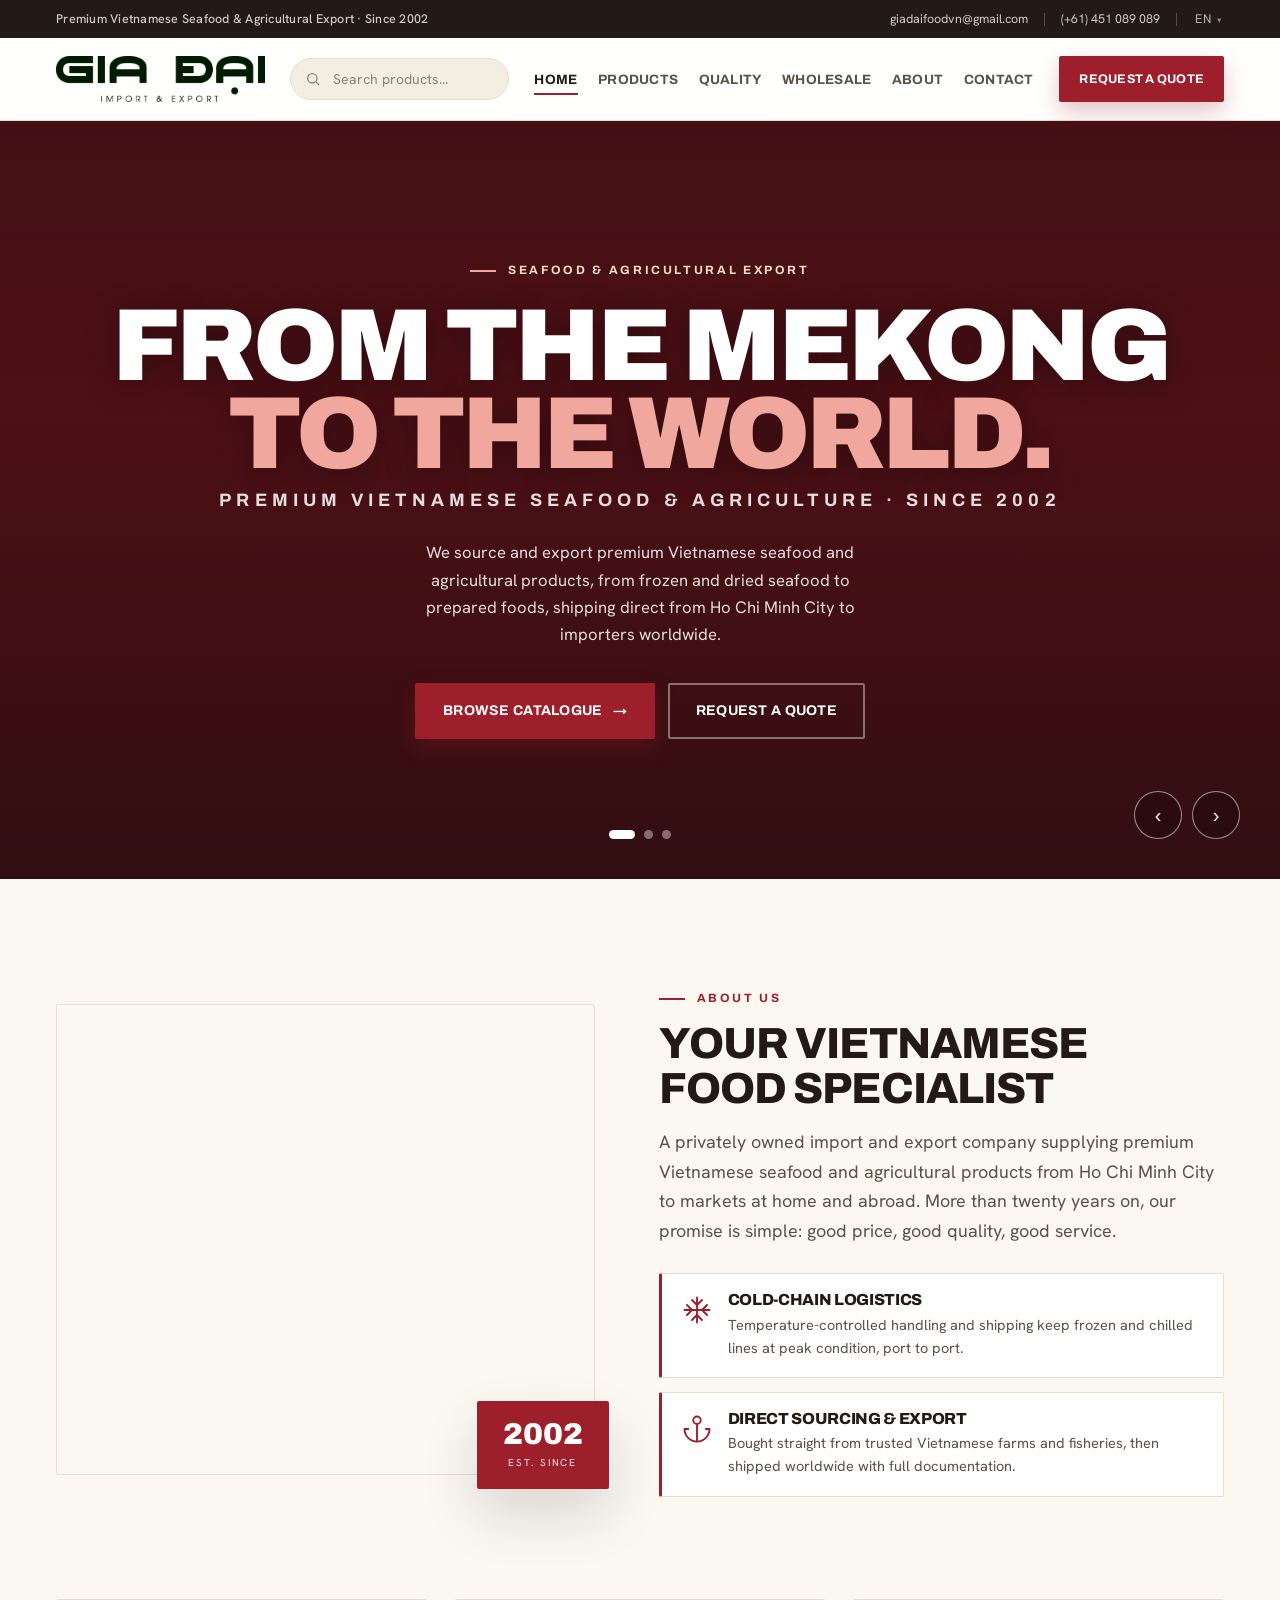
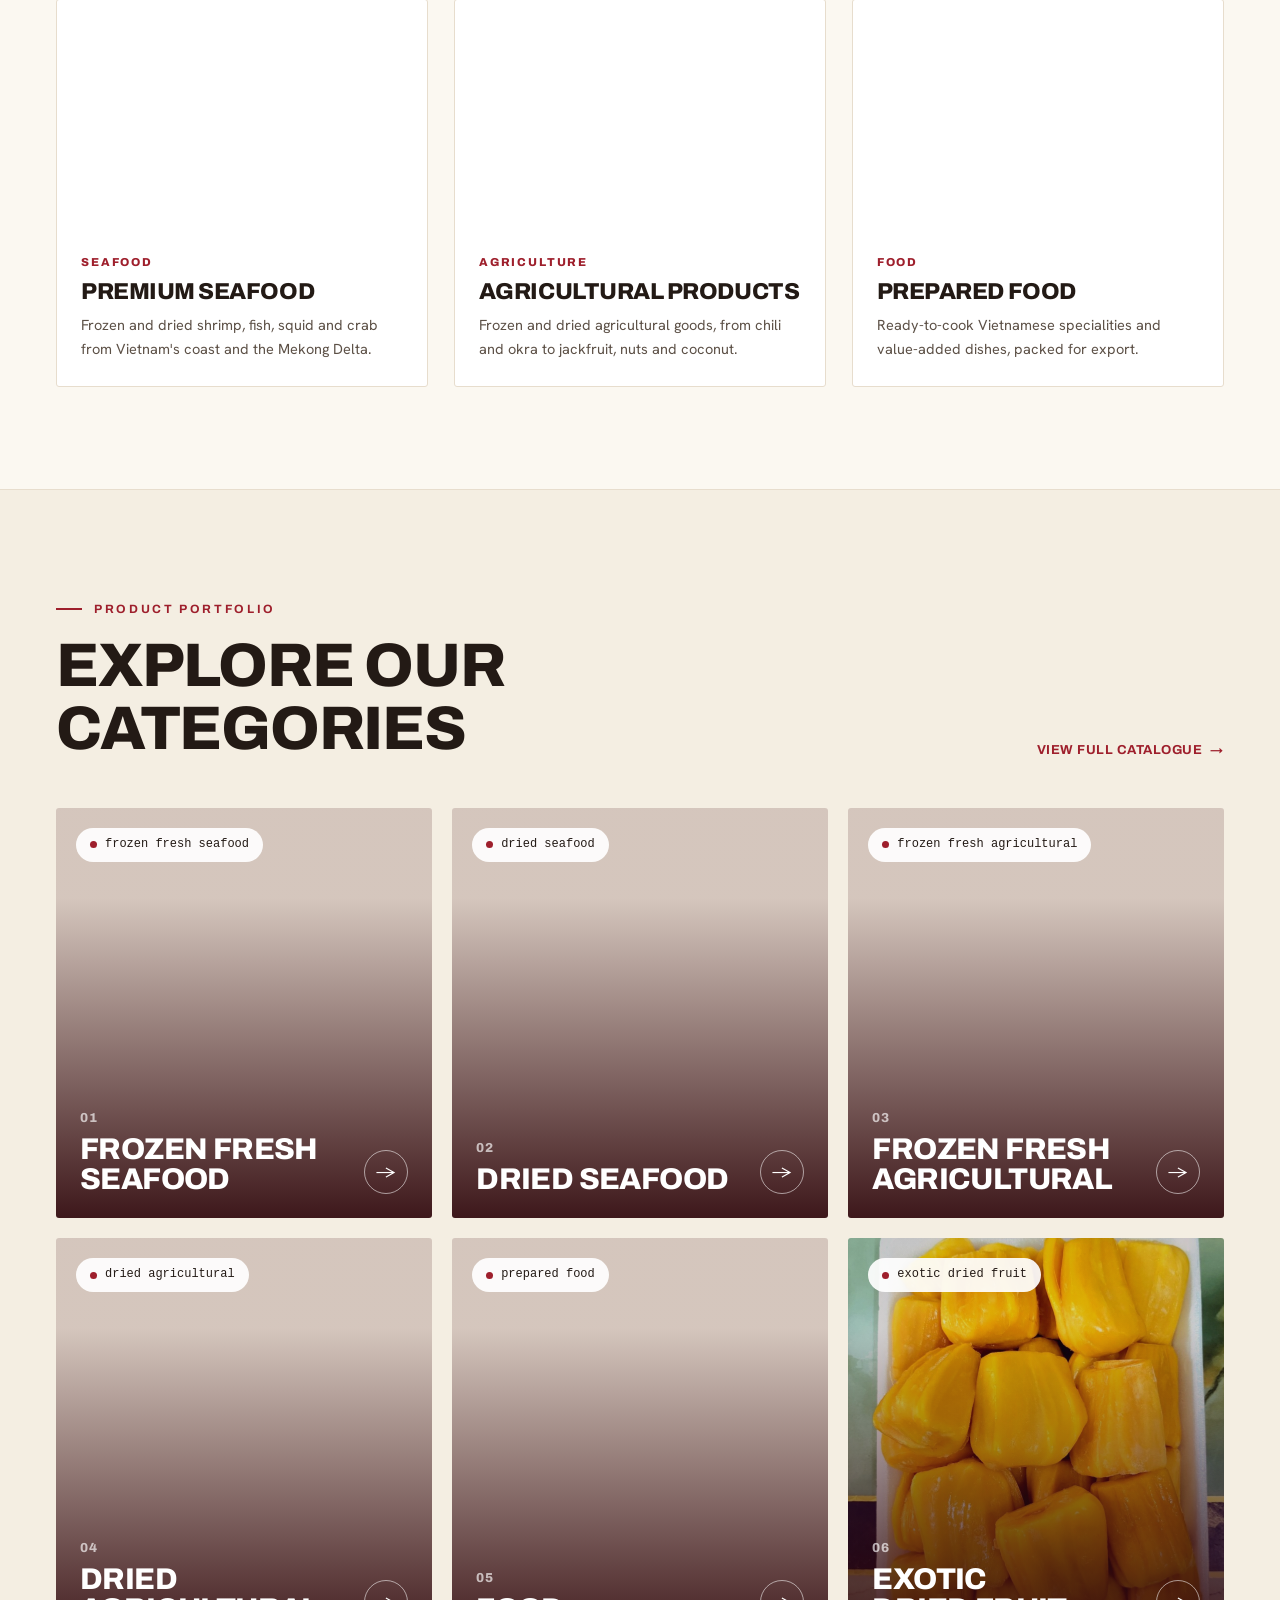
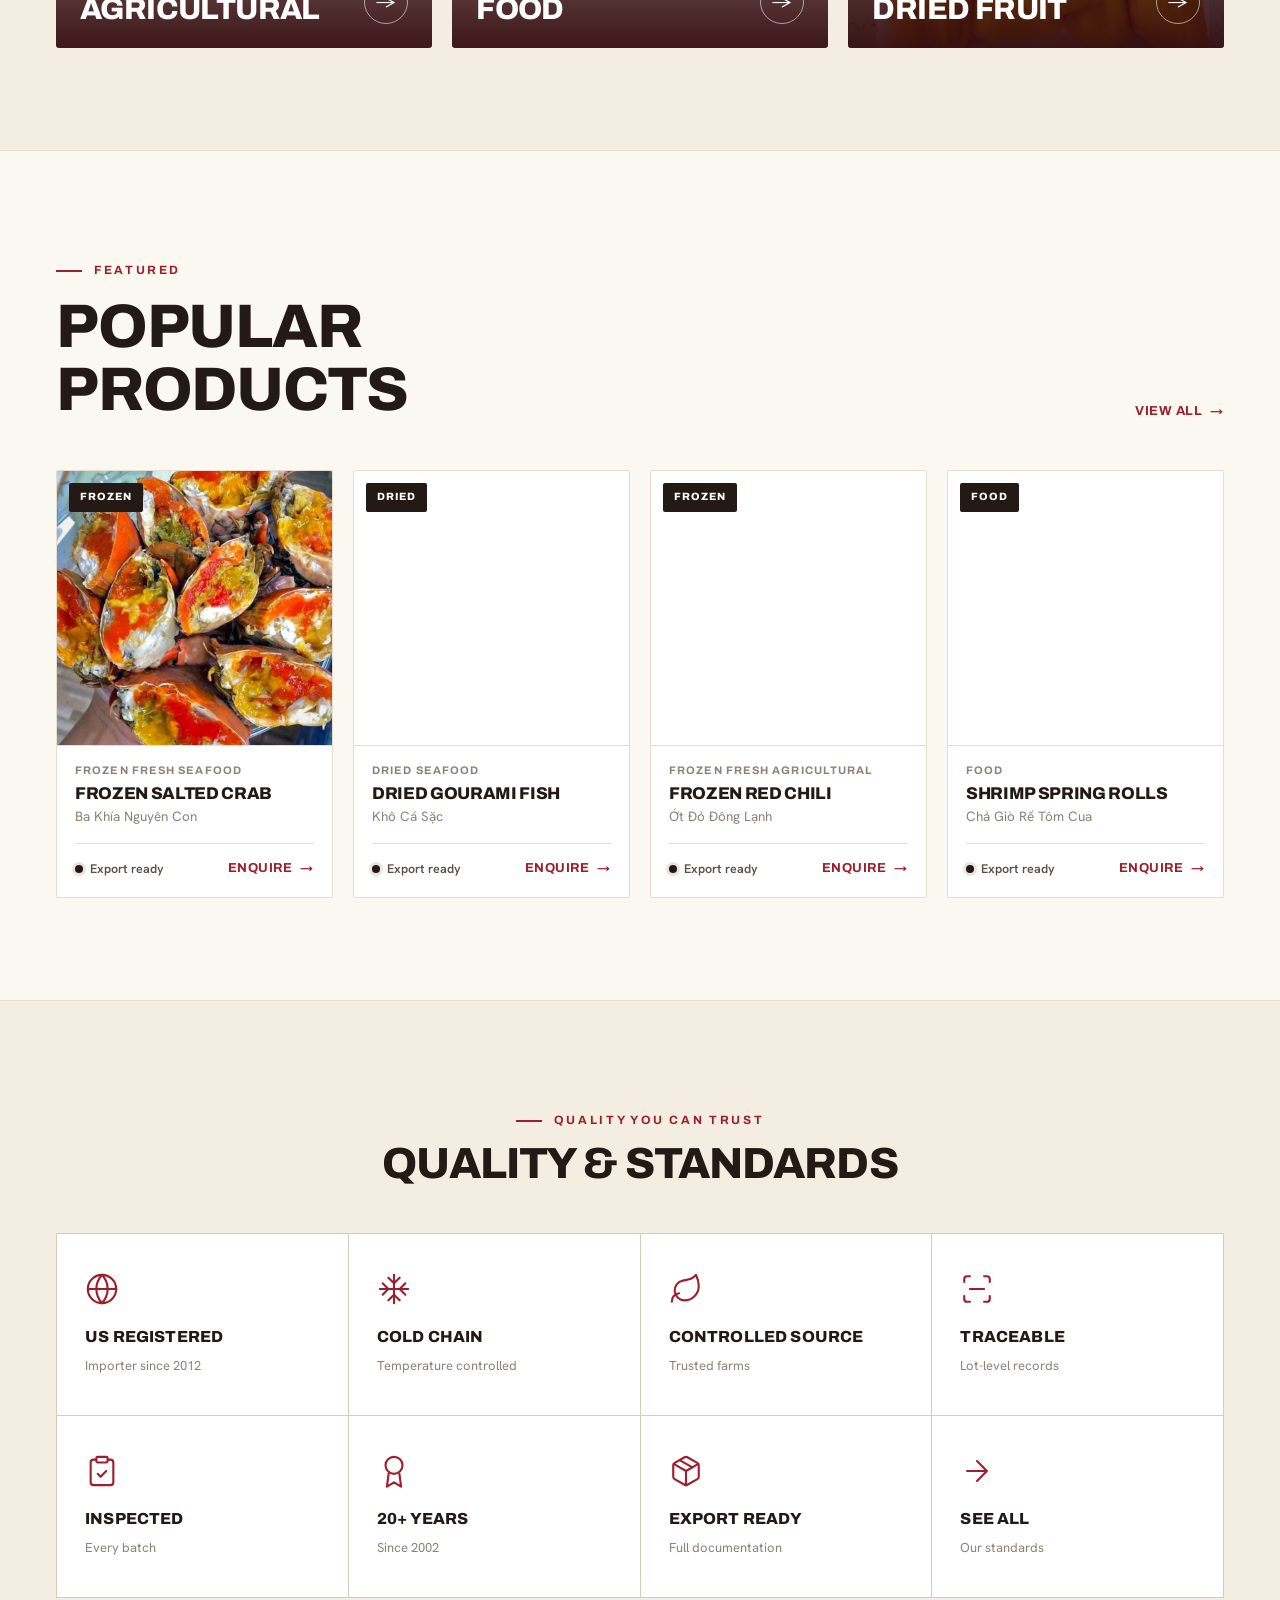
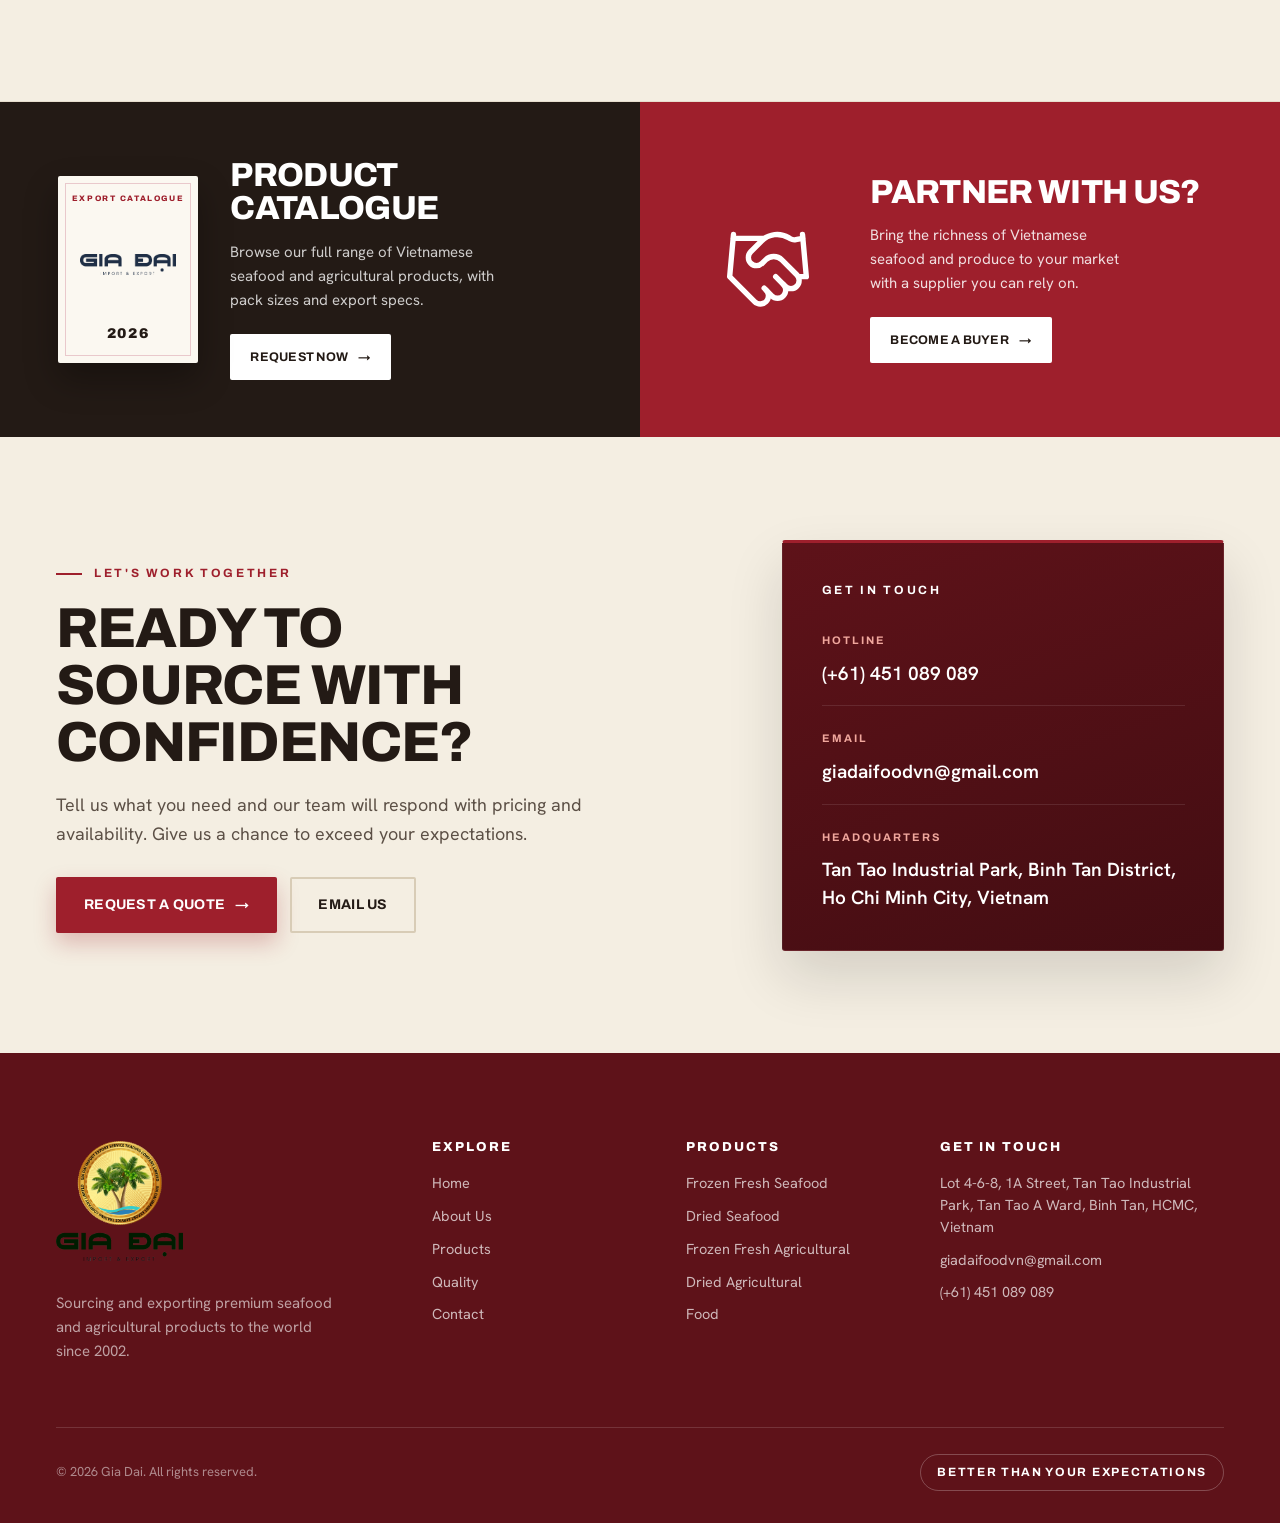
<file: index.html>
<!DOCTYPE html>
<html lang="en">
<head>
<meta charset="UTF-8" />
<meta name="viewport" content="width=device-width, initial-scale=1.0" />
<title>Gia Dai | Premium Vietnamese Seafood &amp; Agricultural Export</title>
<meta name="description" content="Gia Dai sources and exports premium Vietnamese seafood and agricultural products to domestic and international markets. Frozen and dried seafood, agricultural goods and prepared foods, direct from Ho Chi Minh City since 2002." />
<link rel="stylesheet" href="styles.css" />
</head>
<body>

<!-- HEADER -->
<header class="site-header">
  <div class="topbar"><div class="wrap topbar-in">
    <span class="tb-left">Premium Vietnamese Seafood &amp; Agricultural Export · Since 2002</span>
    <span class="tb-right">
      <a href="mailto:giadaifoodvn@gmail.com">giadaifoodvn@gmail.com</a>
      <span class="div"></span><a href="tel:+61451089089">(+61) 451 089 089</a>
      <span class="div"></span><span class="lang"><a href="#" class="on">EN</a><a href="#">VI</a></span>
    </span>
  </div></div>
  <div class="wrap"><nav class="nav" id="nav">
    <a class="brand" href="index.html"><img class="brand-logo" src="giadai-wordmark.png" alt="Gia Dai Import &amp; Export" width="172" height="38" /></a>
    <form class="nav-search" role="search" action="products.html" onsubmit="return false;">
      <svg width="16" height="16" viewBox="0 0 24 24" fill="none" stroke="currentColor" stroke-width="2"><circle cx="11" cy="11" r="7"/><path d="m21 21-4.3-4.3"/></svg>
      <input type="search" placeholder="Search products…" aria-label="Search products" />
    </form>
    <ul class="nav-links">
      <li><a href="index.html" class="active">Home</a></li>
      <li><a href="products.html">Products</a></li>
      <li><a href="certifications.html">Quality</a></li>
      <li><a href="wholesale.html">Wholesale</a></li>
      <li><a href="about.html">About</a></li>
      <li><a href="contact.html">Contact</a></li>
    </ul>
    <a href="wholesale.html#enquire" class="btn btn-primary nav-cta btn-sm">Request a Quote</a>
    <button class="nav-toggle" id="navToggle" aria-label="Menu" aria-expanded="false"><span></span><span></span><span></span></button>
  </nav></div>
</header>

<!-- HERO -->
<section class="hero" data-hero>
  <div class="hero-track">
    <div class="hero-slide on"><div class="ph real" style="background-image:url('https://images.unsplash.com/photo-1583316175701-0bc5f25a0a44?auto=format&fit=crop&w=1920&q=80')"></div></div>
    <div class="hero-slide"><div class="ph real" style="background-image:url('https://images.unsplash.com/photo-1504309250229-4f08315f3b5c?auto=format&fit=crop&w=1920&q=80')"></div></div>
    <div class="hero-slide"><div class="ph real" style="background-image:url('https://images.unsplash.com/photo-1597345637412-9fd611e758f3?auto=format&fit=crop&w=1920&q=80')"></div></div>
  </div>
  <div class="wrap hero-inner">
    <p class="eyebrow center">Seafood &amp; Agricultural Export</p>
    <h1>From the Mekong<br><em>to the world.</em></h1>
    <p class="hero-sub">Premium Vietnamese Seafood &amp; Agriculture · Since 2002</p>
    <p class="lead hero-lead">We source and export premium Vietnamese seafood and agricultural products, from frozen and dried seafood to prepared foods, shipping direct from Ho Chi Minh City to importers worldwide.</p>
    <div class="hero-actions">
      <a href="products.html" class="btn btn-primary">Browse Catalogue <span class="arr">→</span></a>
      <a href="wholesale.html#enquire" class="btn btn-outline-light">Request a Quote</a>
    </div>
  </div>
  <div class="hero-dots" role="tablist" aria-label="Hero slides"></div>
  <div class="hero-arrows">
    <button data-hero-prev aria-label="Previous slide">‹</button>
    <button data-hero-next aria-label="Next slide">›</button>
  </div>
</section>

<!-- ABOUT SPLIT -->
<section class="section">
  <div class="wrap about-split">
    <div class="about-media reveal">
      <div class="ph real" style="background-image:url('https://images.unsplash.com/photo-1673675865894-00df0e4fe6cd?auto=format&fit=crop&w=1200&q=80')"></div>
      <div class="est-badge"><div class="y">2002</div><div class="l">Est. Since</div></div>
    </div>
    <div class="about-copy reveal" data-d="1">
      <p class="eyebrow">About Us</p>
      <h2>Your Vietnamese food specialist</h2>
      <p class="lead">A privately owned import and export company supplying premium Vietnamese seafood and agricultural products from Ho Chi Minh City to markets at home and abroad. More than twenty years on, our promise is simple: good price, good quality, good service.</p>
      <div class="about-feats">
        <div class="feat-card">
          <span class="feat-ico" data-icon="snowflake"></span>
          <div><h4>Cold-Chain Logistics</h4><p>Temperature-controlled handling and shipping keep frozen and chilled lines at peak condition, port to port.</p></div>
        </div>
        <div class="feat-card">
          <span class="feat-ico" data-icon="anchor"></span>
          <div><h4>Direct Sourcing &amp; Export</h4><p>Bought straight from trusted Vietnamese farms and fisheries, then shipped worldwide with full documentation.</p></div>
        </div>
      </div>
    </div>
  </div>
</section>

<!-- FEATURE TRIO -->
<section class="section" style="padding-top:0;">
  <div class="wrap">
    <div class="trio">
      <article class="trio-card reveal">
        <div class="ph real" style="background-image:url('https://images.unsplash.com/photo-1611214774777-3d997a9d0e35?auto=format&fit=crop&w=900&q=80')"></div>
        <div class="body"><div class="k">Seafood</div><h3>Premium Seafood</h3><p>Frozen and dried shrimp, fish, squid and crab from Vietnam's coast and the Mekong Delta.</p></div>
      </article>
      <article class="trio-card reveal" data-d="1">
        <div class="ph real" style="background-image:url('https://images.unsplash.com/photo-1609412058473-c199497c3c5d?auto=format&fit=crop&w=900&q=80')"></div>
        <div class="body"><div class="k">Agriculture</div><h3>Agricultural Products</h3><p>Frozen and dried agricultural goods, from chili and okra to jackfruit, nuts and coconut.</p></div>
      </article>
      <article class="trio-card reveal" data-d="2">
        <div class="ph real" style="background-image:url('https://images.unsplash.com/photo-1695712641569-05eee7b37b6d?auto=format&fit=crop&w=900&q=80')"></div>
        <div class="body"><div class="k">Food</div><h3>Prepared Food</h3><p>Ready-to-cook Vietnamese specialities and value-added dishes, packed for export.</p></div>
      </article>
    </div>
  </div>
</section>

<!-- PORTFOLIO -->
<section class="section" style="background:var(--paper-2);border-block:1px solid var(--line);">
  <div class="wrap">
    <div class="sec-head reveal">
      <div><p class="eyebrow">Product Portfolio</p><h2>Explore our categories</h2></div>
      <a href="products.html" class="link-arrow">View full catalogue <span class="arr">→</span></a>
    </div>
    <div class="portfolio">
      <a href="products.html#frozen-seafood" class="pf-card reveal"><div class="ph real" style="background-image:url('https://images.unsplash.com/photo-1565680018434-b513d5e5fd47?auto=format&fit=crop&w=900&q=80')"></div><span class="pf-tag">frozen fresh seafood</span><div class="pf-foot"><div><div class="num">01</div><h3>Frozen Fresh Seafood</h3></div><span class="go">→</span></div></a>
      <a href="products.html#dried-seafood" class="pf-card reveal" data-d="1"><div class="ph real" style="background-image:url('https://images.unsplash.com/photo-1572420963886-7850f1af053e?auto=format&fit=crop&w=900&q=80')"></div><span class="pf-tag">dried seafood</span><div class="pf-foot"><div><div class="num">02</div><h3>Dried Seafood</h3></div><span class="go">→</span></div></a>
      <a href="products.html#frozen-agri" class="pf-card reveal" data-d="2"><div class="ph real" style="background-image:url('https://images.unsplash.com/photo-1608270680728-639d6556b7bd?auto=format&fit=crop&w=900&q=80')"></div><span class="pf-tag">frozen fresh agricultural</span><div class="pf-foot"><div><div class="num">03</div><h3>Frozen Fresh Agricultural</h3></div><span class="go">→</span></div></a>
      <a href="products.html#dried-agri" class="pf-card reveal"><div class="ph real" style="background-image:url('https://images.unsplash.com/photo-1726771517475-e7acdd34cd8a?auto=format&fit=crop&w=900&q=80')"></div><span class="pf-tag">dried agricultural</span><div class="pf-foot"><div><div class="num">04</div><h3>Dried Agricultural</h3></div><span class="go">→</span></div></a>
      <a href="products.html#food" class="pf-card reveal" data-d="1"><div class="ph real" style="background-image:url('https://images.unsplash.com/photo-1669340781012-ae89fbac9fc3?auto=format&fit=crop&w=900&q=80')"></div><span class="pf-tag">prepared food</span><div class="pf-foot"><div><div class="num">05</div><h3>Food</h3></div><span class="go">→</span></div></a>
      <a href="products.html" class="pf-card reveal" data-d="2"><div class="ph real" style="background-image:url('mit.jpg')"></div><span class="pf-tag">exotic dried fruit</span><div class="pf-foot"><div><div class="num">06</div><h3>Exotic Dried Fruit</h3></div><span class="go">→</span></div></a>
    </div>
  </div>
</section>

<!-- POPULAR PRODUCTS -->
<section class="section">
  <div class="wrap">
    <div class="sec-head reveal">
      <div><p class="eyebrow">Featured</p><h2>Popular products</h2></div>
      <a href="products.html" class="link-arrow">View all <span class="arr">→</span></a>
    </div>
    <div class="prod-grid">
      <article class="prod-card reveal">
        <div class="prod-thumb"><div class="ph real" style="background-image:url('ba-khia-nguyen-con.jpg')"></div><span class="prod-badge">Frozen</span></div>
        <div class="body"><div class="cat">Frozen Fresh Seafood</div><h3>Frozen Salted Crab</h3><span class="sub">Ba Khía Nguyên Con</span>
          <div class="prod-foot"><span class="stock">Export ready</span><a href="contact.html" class="link-arrow">Enquire <span class="arr">→</span></a></div></div>
      </article>
      <article class="prod-card reveal" data-d="1">
        <div class="prod-thumb"><div class="ph real" style="background-image:url('https://images.unsplash.com/photo-1649405087405-6ed3bfbaee3b?auto=format&fit=crop&w=640&q=80')"></div><span class="prod-badge">Dried</span></div>
        <div class="body"><div class="cat">Dried Seafood</div><h3>Dried Gourami Fish</h3><span class="sub">Khô Cá Sặc</span>
          <div class="prod-foot"><span class="stock">Export ready</span><a href="contact.html" class="link-arrow">Enquire <span class="arr">→</span></a></div></div>
      </article>
      <article class="prod-card reveal" data-d="2">
        <div class="prod-thumb"><div class="ph real" style="background-image:url('https://images.unsplash.com/photo-1622993361024-ae1c39cda16c?auto=format&fit=crop&w=640&q=80')"></div><span class="prod-badge">Frozen</span></div>
        <div class="body"><div class="cat">Frozen Fresh Agricultural</div><h3>Frozen Red Chili</h3><span class="sub">Ớt Đỏ Đông Lạnh</span>
          <div class="prod-foot"><span class="stock">Export ready</span><a href="contact.html" class="link-arrow">Enquire <span class="arr">→</span></a></div></div>
      </article>
      <article class="prod-card reveal" data-d="3">
        <div class="prod-thumb"><div class="ph real" style="background-image:url('https://images.unsplash.com/photo-1695712641569-05eee7b37b6d?auto=format&fit=crop&w=640&q=80')"></div><span class="prod-badge">Food</span></div>
        <div class="body"><div class="cat">Food</div><h3>Shrimp Spring Rolls</h3><span class="sub">Chả Giò Rế Tôm Cua</span>
          <div class="prod-foot"><span class="stock">Export ready</span><a href="contact.html" class="link-arrow">Enquire <span class="arr">→</span></a></div></div>
      </article>
    </div>
  </div>
</section>

<!-- QUALITY & STANDARDS -->
<section class="section brands">
  <div class="wrap">
    <div class="head reveal"><p class="eyebrow center">Quality You Can Trust</p><h2>Quality &amp; Standards</h2></div>
    <div class="cert-row reveal">
      <div class="cert-cell"><div class="cm" data-icon="globe"></div><div class="cn">US Registered</div><div class="cd">Importer since 2012</div></div>
      <div class="cert-cell"><div class="cm" data-icon="snowflake"></div><div class="cn">Cold Chain</div><div class="cd">Temperature controlled</div></div>
      <div class="cert-cell"><div class="cm" data-icon="leaf"></div><div class="cn">Controlled Source</div><div class="cd">Trusted farms</div></div>
      <div class="cert-cell"><div class="cm" data-icon="scan"></div><div class="cn">Traceable</div><div class="cd">Lot-level records</div></div>
      <div class="cert-cell"><div class="cm" data-icon="clipboard"></div><div class="cn">Inspected</div><div class="cd">Every batch</div></div>
      <div class="cert-cell"><div class="cm" data-icon="award"></div><div class="cn">20+ Years</div><div class="cd">Since 2002</div></div>
      <div class="cert-cell"><div class="cm" data-icon="package"></div><div class="cn">Export Ready</div><div class="cd">Full documentation</div></div>
      <div class="cert-cell"><a href="certifications.html" style="display:block;"><div class="cm" data-icon="arrow"></div><div class="cn">See All</div><div class="cd">Our standards</div></a></div>
    </div>
  </div>
</section>

<!-- DUO BANNER -->
<section>
  <div class="duo">
    <div class="duo-panel duo-dark">
      <div class="vis"><div class="cat-cover">
        <span class="cc-kick">Export Catalogue</span>
        <img src="giadai-wordmark-navy.png" alt="Gia Dai Import &amp; Export" />
        <span class="cc-year">2026</span>
      </div></div>
      <div>
        <h3>Product Catalogue</h3>
        <p>Browse our full range of Vietnamese seafood and agricultural products, with pack sizes and export specs.</p>
        <a href="contact.html" class="btn btn-light btn-sm">Request Now <span class="arr">→</span></a>
      </div>
    </div>
    <div class="duo-panel duo-red">
      <div class="vis" data-icon="handshake"></div>
      <div>
        <h3>Partner With Us?</h3>
        <p>Bring the richness of Vietnamese seafood and produce to your market with a supplier you can rely on.</p>
        <a href="wholesale.html#enquire" class="btn btn-light btn-sm">Become a Buyer <span class="arr">→</span></a>
      </div>
    </div>
  </div>
</section>

<!-- CONTACT CTA -->
<section class="section contact-cta">
  <div class="wrap">
    <div class="reveal">
      <p class="eyebrow">Let's work together</p>
      <h2>Ready to source with confidence?</h2>
      <p class="lead measure">Tell us what you need and our team will respond with pricing and availability. Give us a chance to exceed your expectations.</p>
      <div class="actions">
        <a href="wholesale.html#enquire" class="btn btn-primary">Request a Quote <span class="arr">→</span></a>
        <a href="mailto:giadaifoodvn@gmail.com" class="btn btn-ghost">Email Us</a>
      </div>
    </div>
    <div class="contact-card reveal" data-d="1">
      <p class="eyebrow is-light no-rule cc-head">Get in touch</p>
      <div class="row"><span class="kk">Hotline</span><span class="vv"><a href="tel:+61451089089">(+61) 451 089 089</a></span></div>
      <div class="row"><span class="kk">Email</span><span class="vv"><a href="mailto:giadaifoodvn@gmail.com">giadaifoodvn@gmail.com</a></span></div>
      <div class="row"><span class="kk">Headquarters</span><span class="vv">Tan Tao Industrial Park, Binh Tan District,<br>Ho Chi Minh City, Vietnam</span></div>
    </div>
  </div>
</section>

<!-- FOOTER -->
<footer class="site-footer">
  <div class="wrap">
    <div class="footer-grid">
      <div>
        <a class="footer-logo" href="index.html"><img src="giadai-full.png" alt="Gia Dai Import &amp; Export" width="150" height="142" /></a>
        <p style="color:rgba(255,255,255,.6); font-size:15px; max-width:36ch;">Sourcing and exporting premium seafood and agricultural products to the world since 2002.</p>
      </div>
      <div><h4>Explore</h4><ul><li><a href="index.html">Home</a></li><li><a href="about.html">About Us</a></li><li><a href="products.html">Products</a></li><li><a href="certifications.html">Quality</a></li><li><a href="contact.html">Contact</a></li></ul></div>
      <div><h4>Products</h4><ul><li><a href="products.html#frozen-seafood">Frozen Fresh Seafood</a></li><li><a href="products.html#dried-seafood">Dried Seafood</a></li><li><a href="products.html#frozen-agri">Frozen Fresh Agricultural</a></li><li><a href="products.html#dried-agri">Dried Agricultural</a></li><li><a href="products.html#food">Food</a></li></ul></div>
      <div><h4>Get in touch</h4><ul><li>Lot 4-6-8, 1A Street, Tan Tao Industrial Park, Tan Tao A Ward, Binh Tan, HCMC, Vietnam</li><li><a href="mailto:giadaifoodvn@gmail.com">giadaifoodvn@gmail.com</a></li><li><a href="tel:+61451089089">(+61) 451 089 089</a></li></ul></div>
    </div>
    <div class="footer-bottom"><span>© 2026 Gia Dai. All rights reserved.</span><span class="pill">Better than your expectations</span></div>
  </div>
</footer>

<script src="app.js"></script>
<script src="i18n.js"></script>
</body>
</html>
</file>
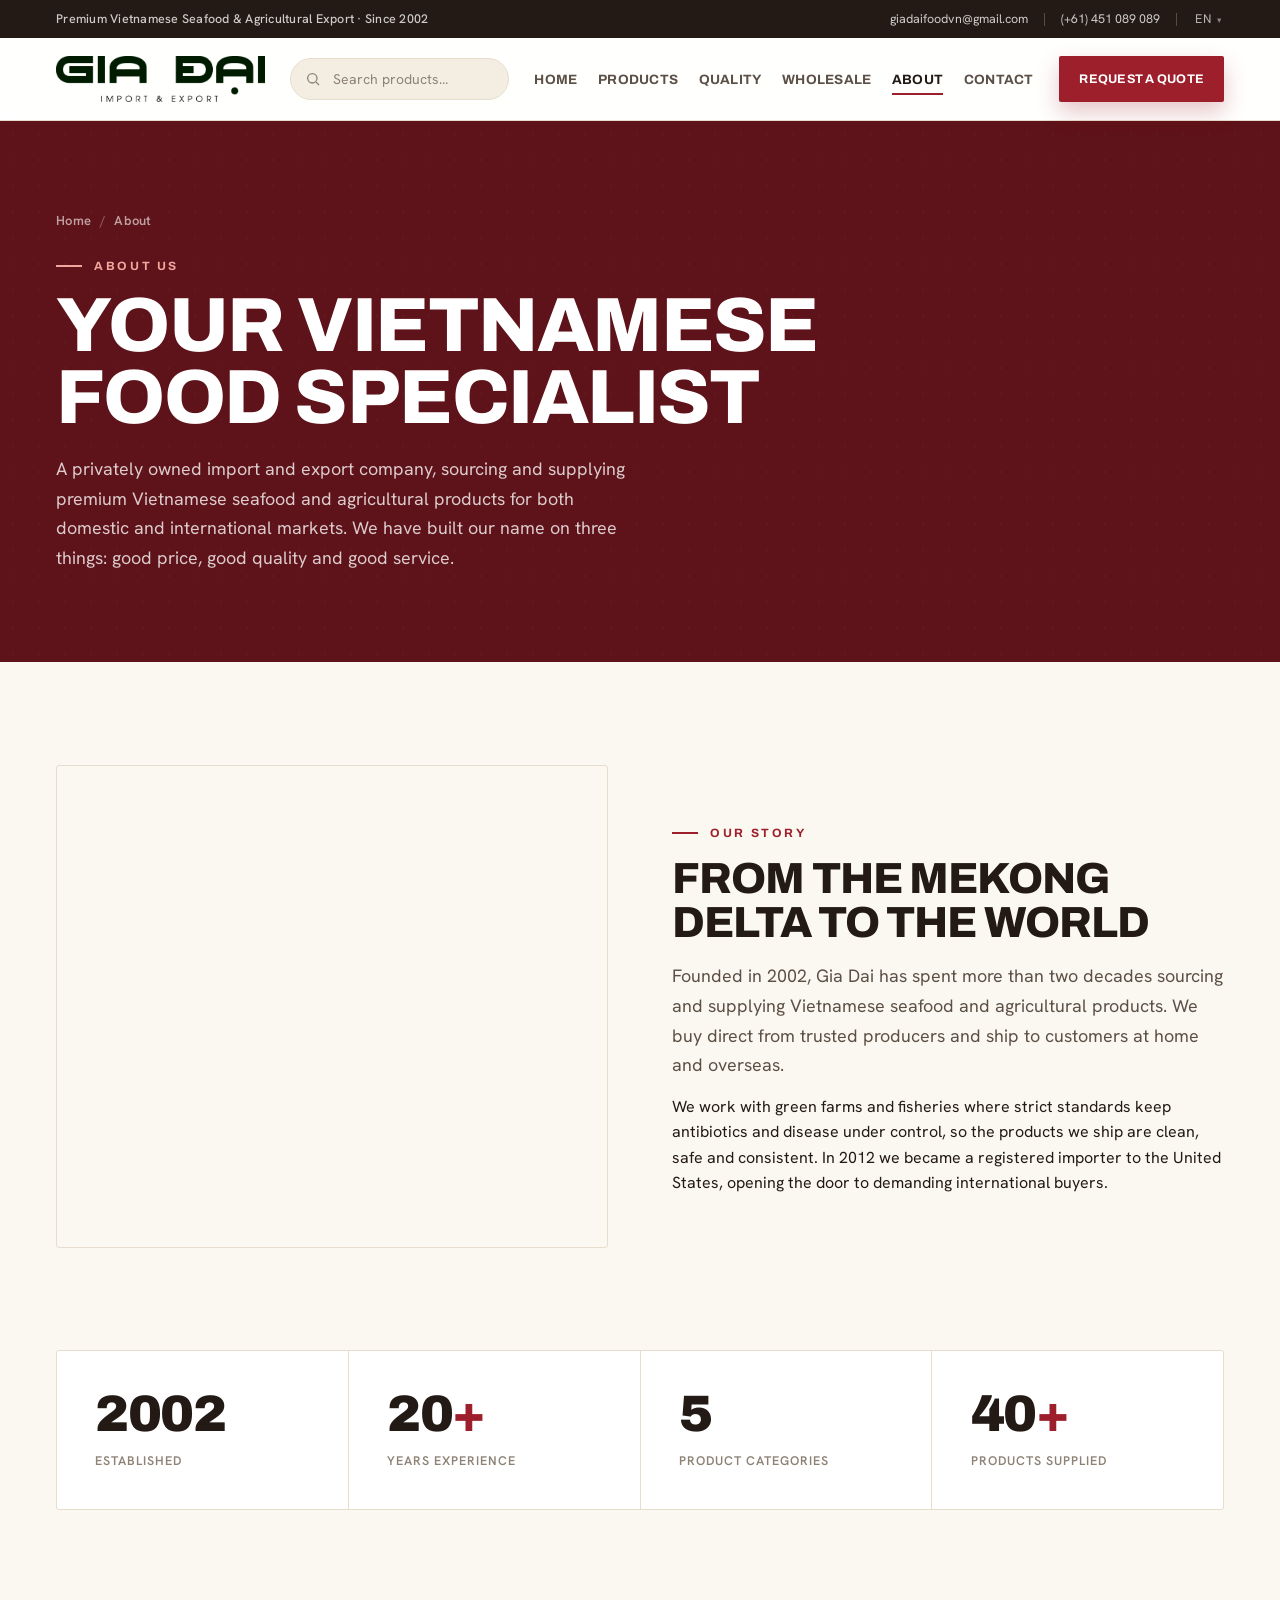
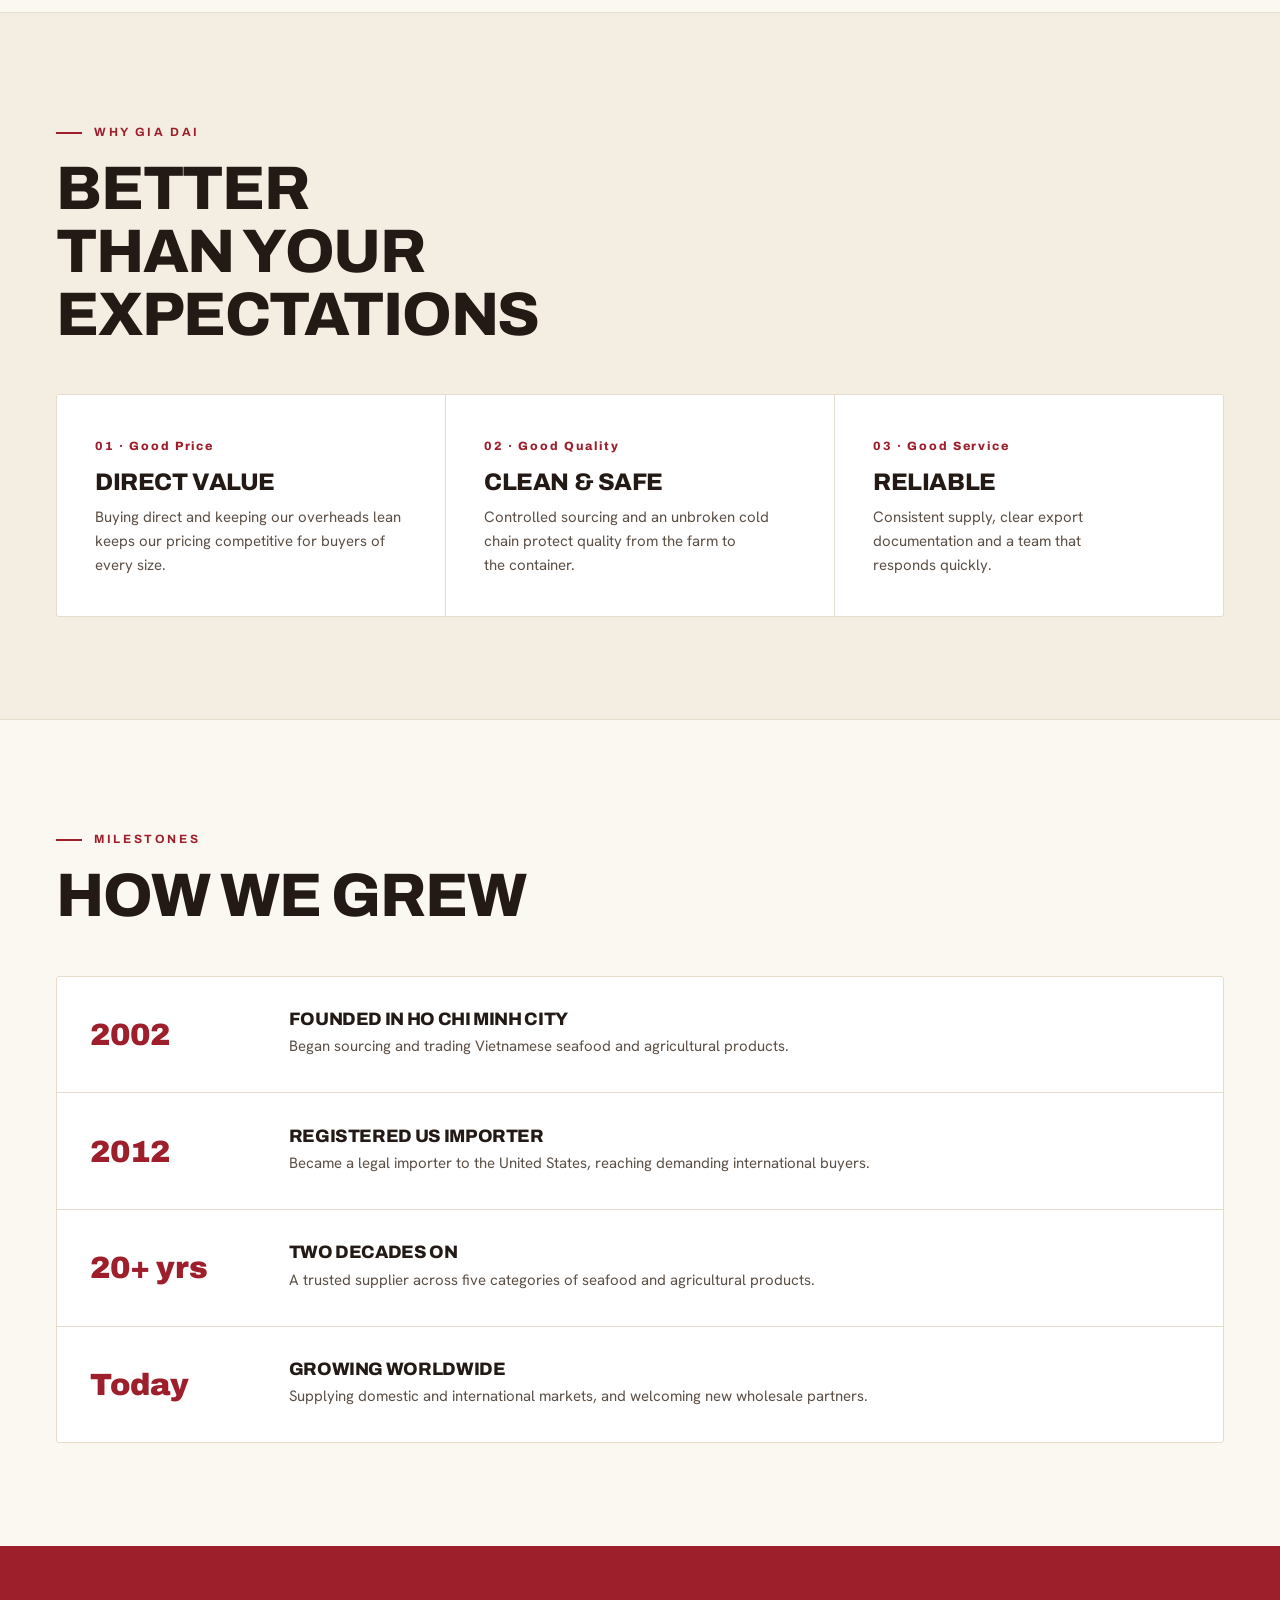
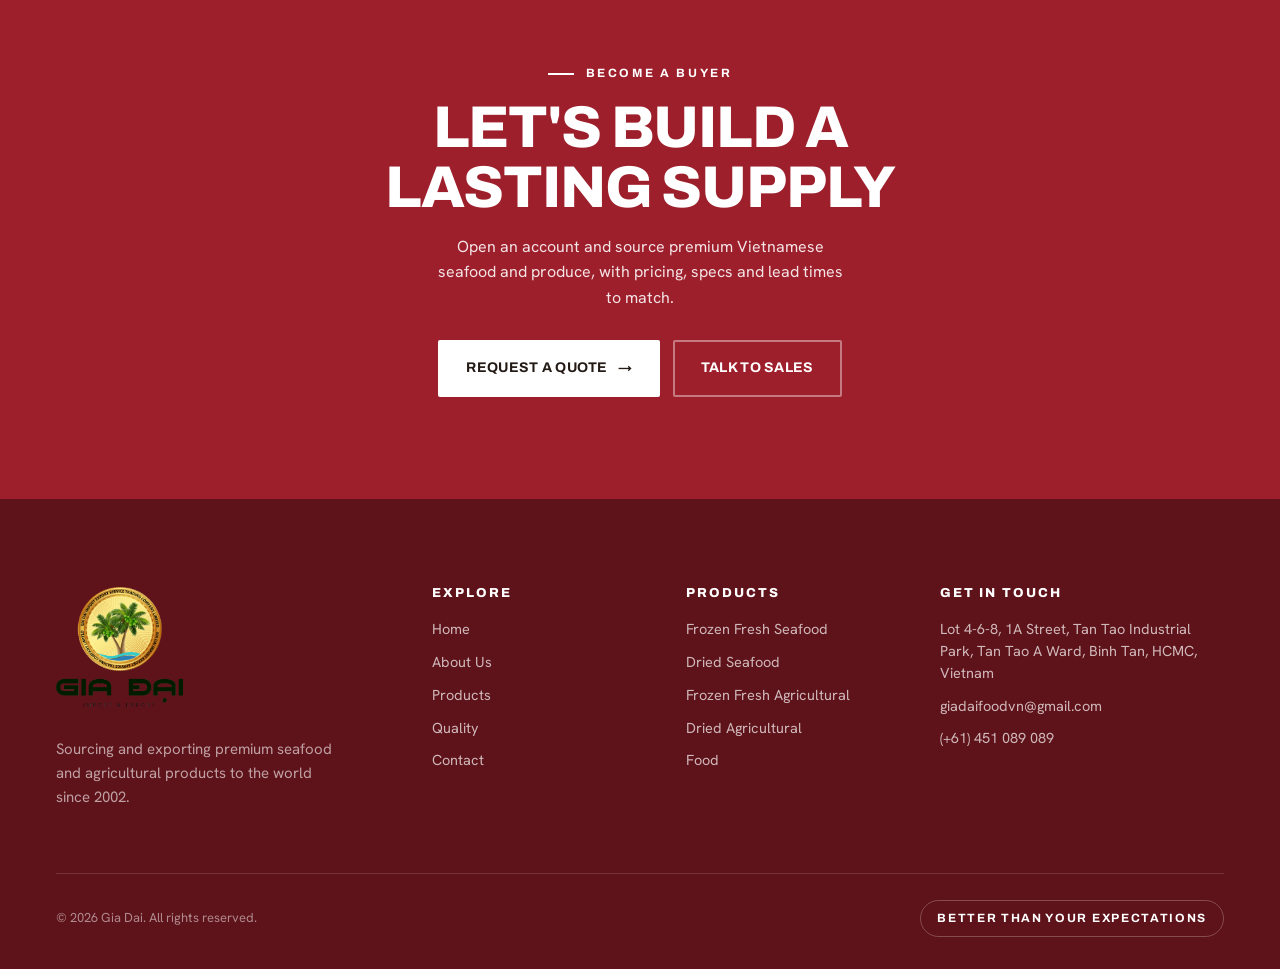
<file: about.html>
<!DOCTYPE html>
<html lang="en">
<head>
<meta charset="UTF-8" />
<meta name="viewport" content="width=device-width, initial-scale=1.0" />
<title>About | Gia Dai Vietnamese Seafood &amp; Agricultural Export</title>
<meta name="description" content="Gia Dai is a privately owned Vietnamese import and export company sourcing and supplying premium seafood and agricultural products for domestic and international markets since 2002." />
<link rel="stylesheet" href="styles.css" />
</head>
<body>

<!-- HEADER -->
<header class="site-header">
  <div class="topbar"><div class="wrap topbar-in">
    <span class="tb-left">Premium Vietnamese Seafood &amp; Agricultural Export · Since 2002</span>
    <span class="tb-right">
      <a href="mailto:giadaifoodvn@gmail.com">giadaifoodvn@gmail.com</a>
      <span class="div"></span><a href="tel:+61451089089">(+61) 451 089 089</a>
      <span class="div"></span><span class="lang"><a href="#" class="on">EN</a><a href="#">VI</a></span>
    </span>
  </div></div>
  <div class="wrap"><nav class="nav" id="nav">
    <a class="brand" href="index.html"><img class="brand-logo" src="giadai-wordmark.png" alt="Gia Dai Import &amp; Export" width="172" height="38" /></a>
    <form class="nav-search" role="search" action="products.html" onsubmit="return false;">
      <svg width="16" height="16" viewBox="0 0 24 24" fill="none" stroke="currentColor" stroke-width="2"><circle cx="11" cy="11" r="7"/><path d="m21 21-4.3-4.3"/></svg>
      <input type="search" placeholder="Search products…" aria-label="Search products" />
    </form>
    <ul class="nav-links">
      <li><a href="index.html">Home</a></li>
      <li><a href="products.html">Products</a></li>
      <li><a href="certifications.html">Quality</a></li>
      <li><a href="wholesale.html">Wholesale</a></li>
      <li><a href="about.html" class="active">About</a></li>
      <li><a href="contact.html">Contact</a></li>
    </ul>
    <a href="wholesale.html#enquire" class="btn btn-primary nav-cta btn-sm">Request a Quote</a>
    <button class="nav-toggle" id="navToggle" aria-label="Menu" aria-expanded="false"><span></span><span></span><span></span></button>
  </nav></div>
</header>

<!-- PAGE HERO -->
<section class="page-hero">
  <div class="wrap">
    <p class="crumb"><a href="index.html">Home</a><span class="sep">/</span>About</p>
    <p class="eyebrow">About Us</p>
    <h1>Your Vietnamese food specialist</h1>
    <p class="lead">A privately owned import and export company, sourcing and supplying premium Vietnamese seafood and agricultural products for both domestic and international markets. We have built our name on three things: good price, good quality and good service.</p>
  </div>
</section>

<!-- STORY SPLIT -->
<section class="section">
  <div class="wrap split">
    <div class="reveal">
      <div class="ph real" style="aspect-ratio:4/3.5; background-image:url('https://images.unsplash.com/photo-1543411789-1a67a2ac05c6?auto=format&fit=crop&w=1100&q=80')"></div>
    </div>
    <div class="reveal" data-d="1">
      <p class="eyebrow">Our Story</p>
      <h2>From the Mekong Delta to the world</h2>
      <p class="lead">Founded in 2002, Gia Dai has spent more than two decades sourcing and supplying Vietnamese seafood and agricultural products. We buy direct from trusted producers and ship to customers at home and overseas.</p>
      <p>We work with green farms and fisheries where strict standards keep antibiotics and disease under control, so the products we ship are clean, safe and consistent. In 2012 we became a registered importer to the United States, opening the door to demanding international buyers.</p>
    </div>
  </div>
</section>

<!-- STATS -->
<section class="section" style="padding-top:0;">
  <div class="wrap">
    <div class="stat-row reveal">
      <div class="stat-cell"><div class="num">2002</div><div class="lbl">Established</div></div>
      <div class="stat-cell"><div class="num">20<span>+</span></div><div class="lbl">Years experience</div></div>
      <div class="stat-cell"><div class="num">5</div><div class="lbl">Product categories</div></div>
      <div class="stat-cell"><div class="num">40<span>+</span></div><div class="lbl">Products supplied</div></div>
    </div>
  </div>
</section>

<!-- VALUES -->
<section class="section" style="background:var(--paper-2); border-block:1px solid var(--line);">
  <div class="wrap">
    <div class="sec-head reveal"><div><p class="eyebrow">Why Gia Dai</p><h2>Better than your expectations</h2></div></div>
    <div class="vals reveal">
      <div class="val"><div class="k">01 · Good Price</div><h3>Direct value</h3><p>Buying direct and keeping our overheads lean keeps our pricing competitive for buyers of every size.</p></div>
      <div class="val"><div class="k">02 · Good Quality</div><h3>Clean &amp; safe</h3><p>Controlled sourcing and an unbroken cold chain protect quality from the farm to the container.</p></div>
      <div class="val"><div class="k">03 · Good Service</div><h3>Reliable</h3><p>Consistent supply, clear export documentation and a team that responds quickly.</p></div>
    </div>
  </div>
</section>

<!-- TIMELINE -->
<section class="section">
  <div class="wrap">
    <div class="sec-head reveal"><div><p class="eyebrow">Milestones</p><h2>How we grew</h2></div></div>
    <div class="timeline reveal">
      <div class="tl-row"><div class="yr">2002</div><div><h4>Founded in Ho Chi Minh City</h4><p>Began sourcing and trading Vietnamese seafood and agricultural products.</p></div></div>
      <div class="tl-row"><div class="yr">2012</div><div><h4>Registered US importer</h4><p>Became a legal importer to the United States, reaching demanding international buyers.</p></div></div>
      <div class="tl-row"><div class="yr">20+ yrs</div><div><h4>Two decades on</h4><p>A trusted supplier across five categories of seafood and agricultural products.</p></div></div>
      <div class="tl-row"><div class="yr">Today</div><div><h4>Growing worldwide</h4><p>Supplying domestic and international markets, and welcoming new wholesale partners.</p></div></div>
    </div>
  </div>
</section>

<!-- CTA -->
<section class="section cta-red">
  <div class="wrap">
    <p class="eyebrow is-light center">Become a buyer</p>
    <h2>Let's build a lasting supply</h2>
    <p>Open an account and source premium Vietnamese seafood and produce, with pricing, specs and lead times to match.</p>
    <div class="actions">
      <a href="wholesale.html#enquire" class="btn btn-light">Request a Quote <span class="arr">→</span></a>
      <a href="contact.html" class="btn btn-outline-light">Talk to Sales</a>
    </div>
  </div>
</section>

<!-- FOOTER -->
<footer class="site-footer">
  <div class="wrap">
    <div class="footer-grid">
      <div>
        <a class="footer-logo" href="index.html"><img src="giadai-full.png" alt="Gia Dai Import &amp; Export" width="150" height="142" /></a>
        <p style="color:rgba(255,255,255,.6); font-size:15px; max-width:36ch;">Sourcing and exporting premium seafood and agricultural products to the world since 2002.</p>
      </div>
      <div><h4>Explore</h4><ul><li><a href="index.html">Home</a></li><li><a href="about.html">About Us</a></li><li><a href="products.html">Products</a></li><li><a href="certifications.html">Quality</a></li><li><a href="contact.html">Contact</a></li></ul></div>
      <div><h4>Products</h4><ul><li><a href="products.html#frozen-seafood">Frozen Fresh Seafood</a></li><li><a href="products.html#dried-seafood">Dried Seafood</a></li><li><a href="products.html#frozen-agri">Frozen Fresh Agricultural</a></li><li><a href="products.html#dried-agri">Dried Agricultural</a></li><li><a href="products.html#food">Food</a></li></ul></div>
      <div><h4>Get in touch</h4><ul><li>Lot 4-6-8, 1A Street, Tan Tao Industrial Park, Tan Tao A Ward, Binh Tan, HCMC, Vietnam</li><li><a href="mailto:giadaifoodvn@gmail.com">giadaifoodvn@gmail.com</a></li><li><a href="tel:+61451089089">(+61) 451 089 089</a></li></ul></div>
    </div>
    <div class="footer-bottom"><span>© 2026 Gia Dai. All rights reserved.</span><span class="pill">Better than your expectations</span></div>
  </div>
</footer>

<script src="app.js"></script>
<script src="i18n.js"></script>
</body>
</html>
</file>
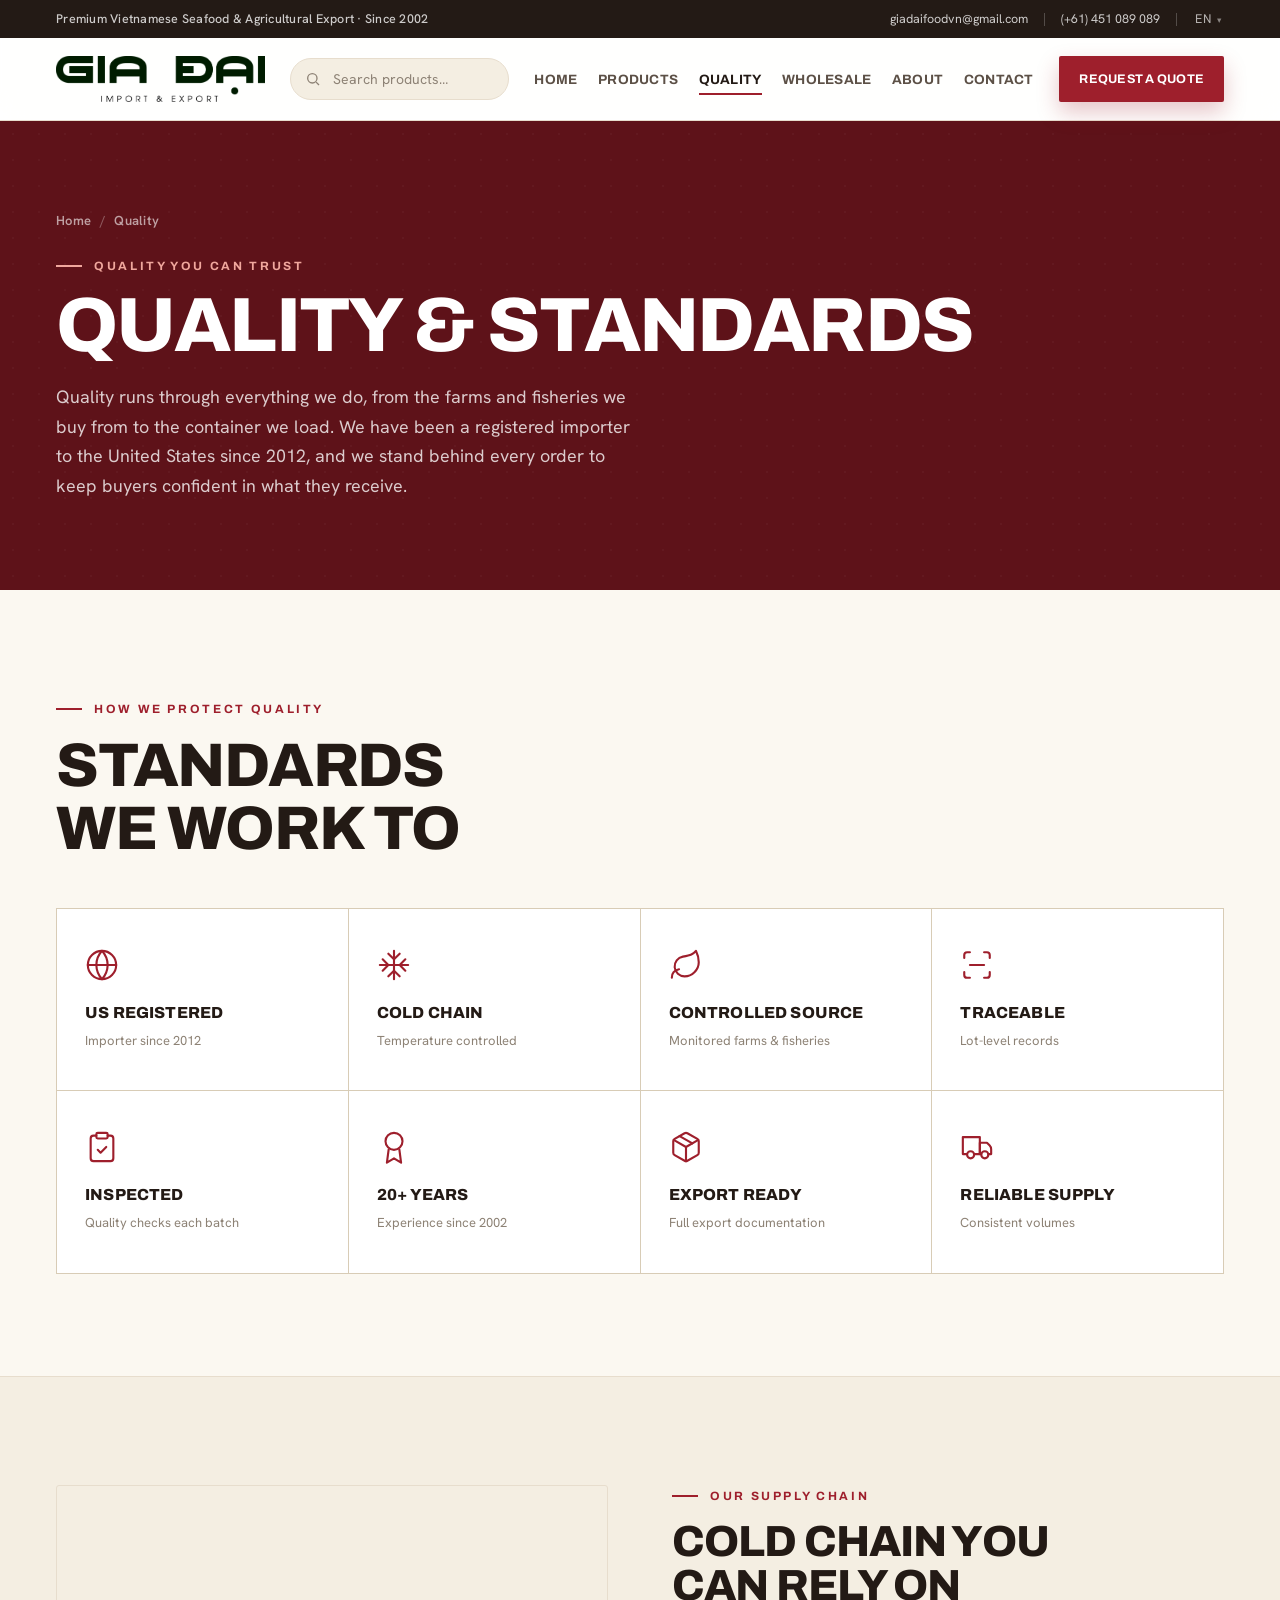
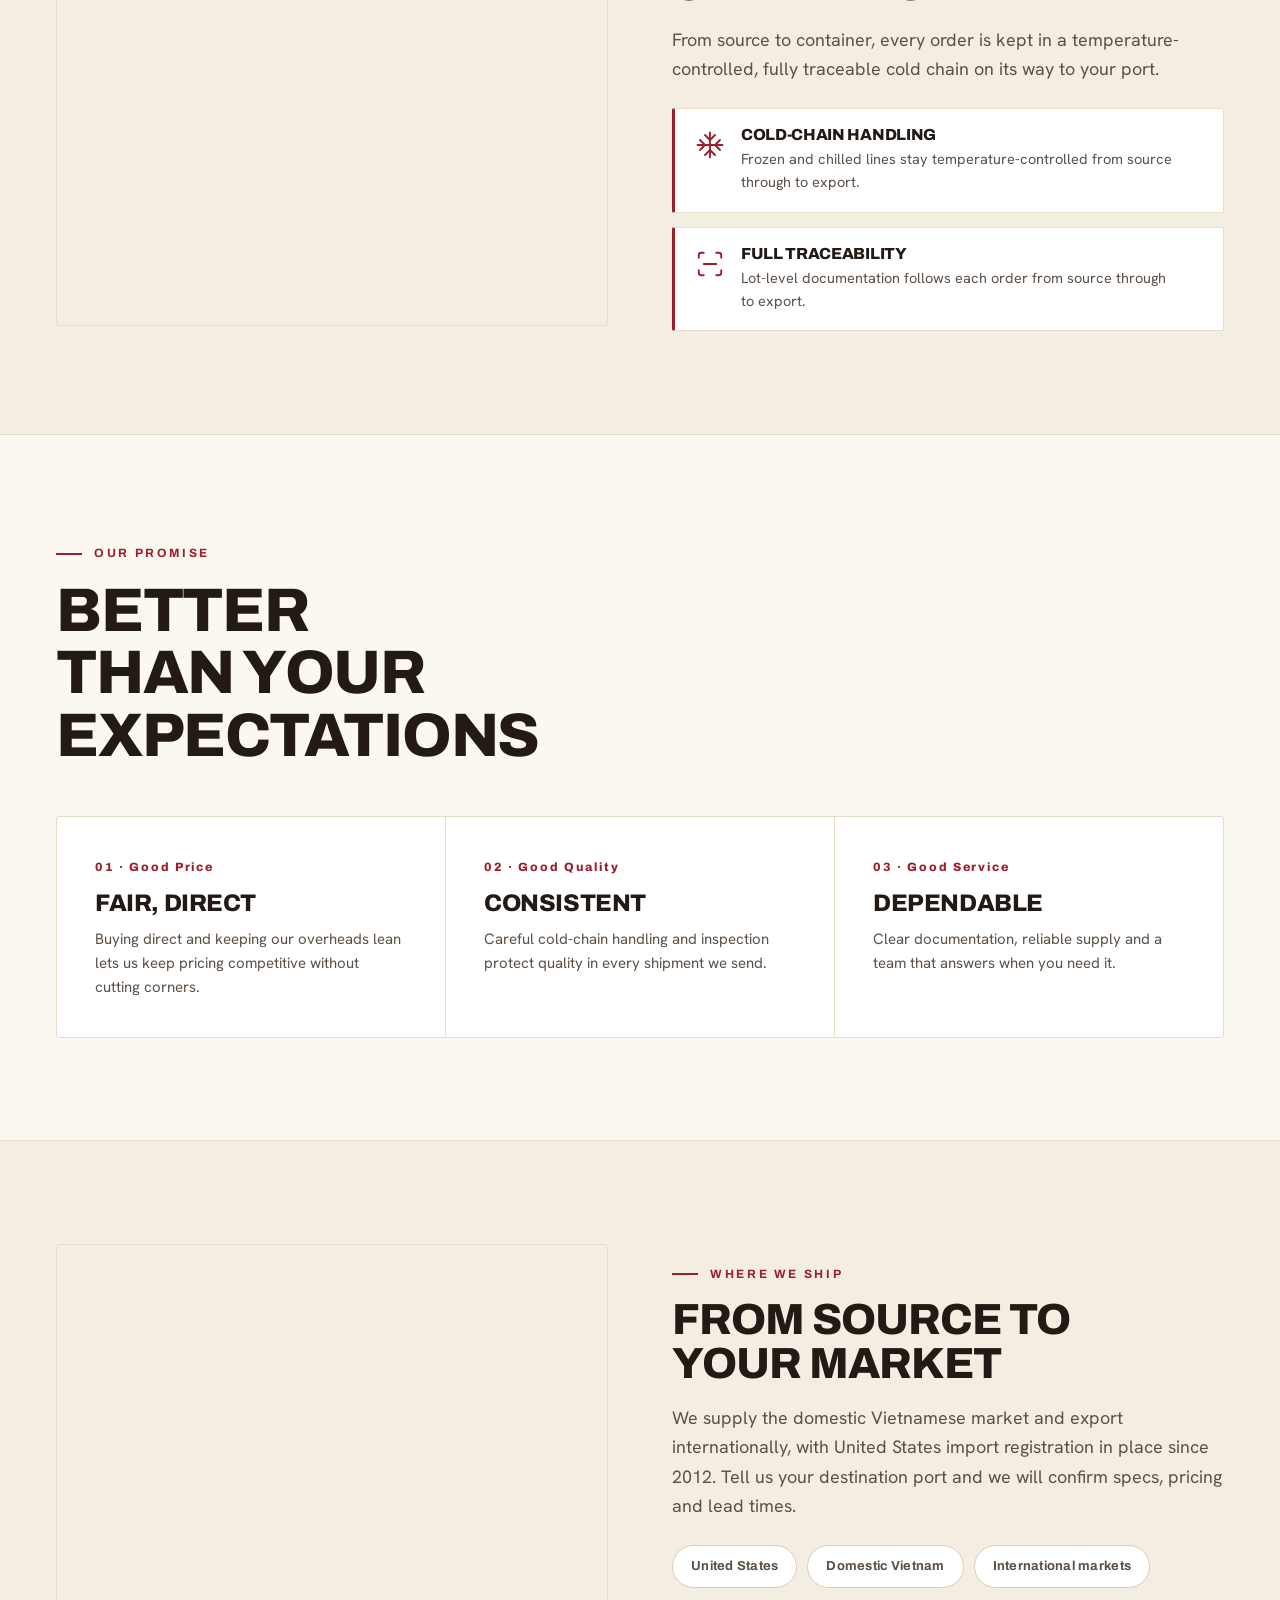
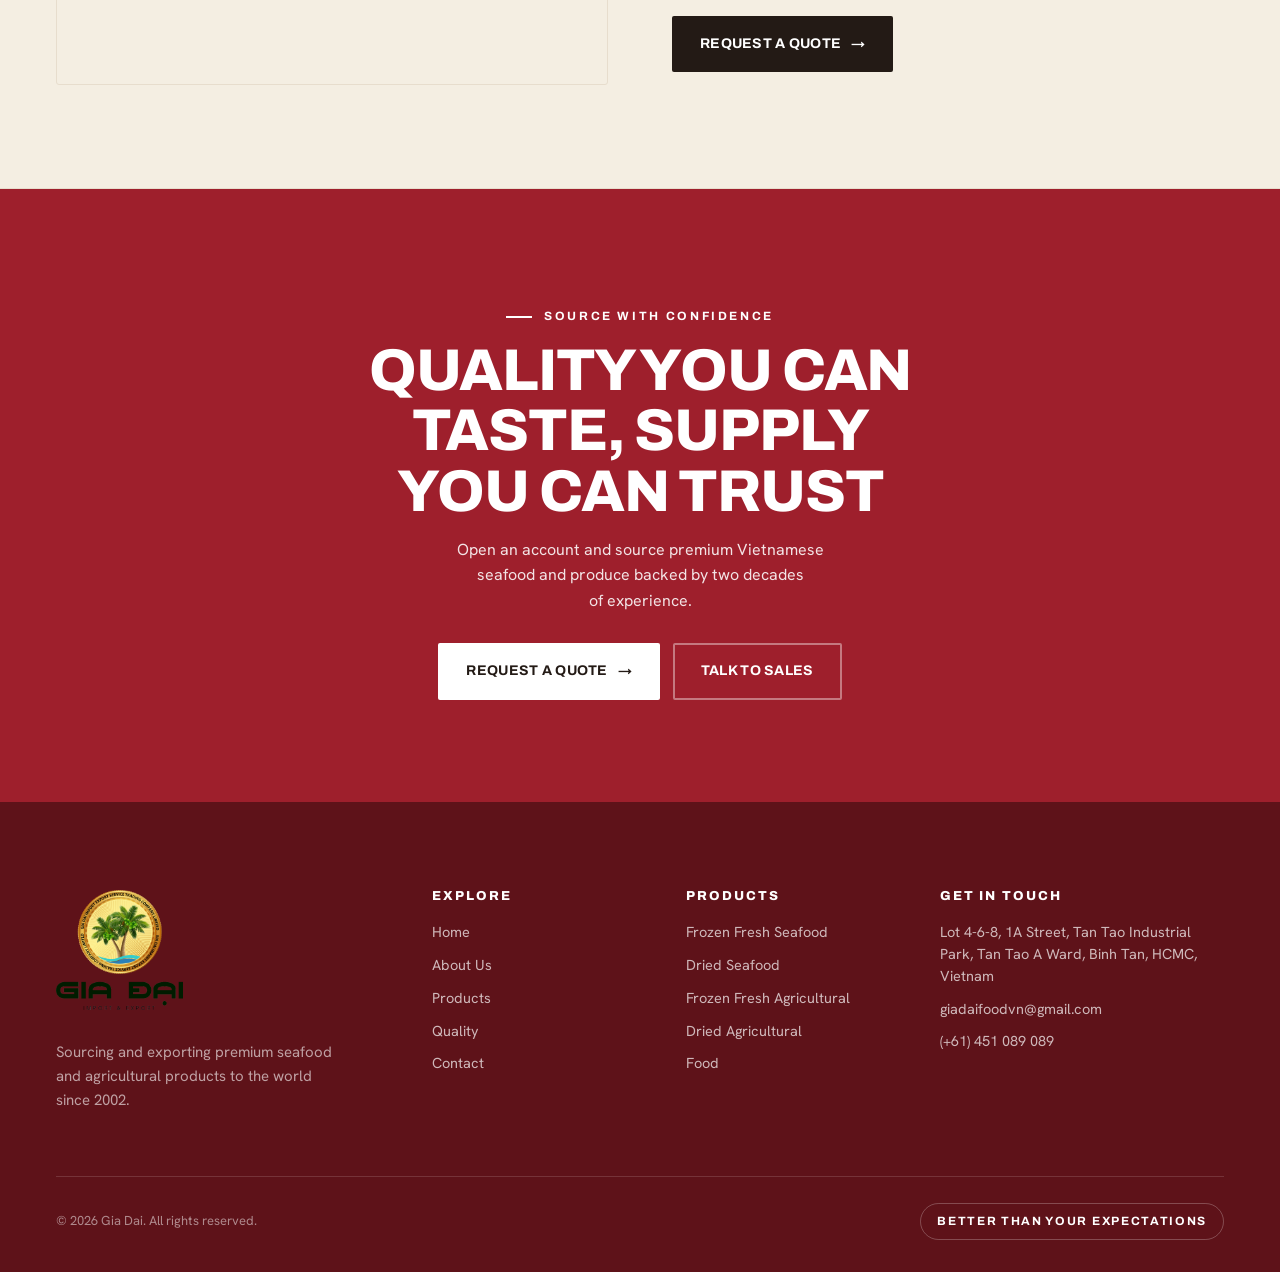
<file: certifications.html>
<!DOCTYPE html>
<html lang="en">
<head>
<meta charset="UTF-8" />
<meta name="viewport" content="width=device-width, initial-scale=1.0" />
<title>Quality &amp; Standards | Gia Dai Vietnamese Export</title>
<meta name="description" content="How Gia Dai protects quality: a reliable cold chain, controlled sourcing, careful inspection and full traceability. A US-registered importer since 2012, built on good price, good quality and good service." />
<link rel="stylesheet" href="styles.css" />
</head>
<body>

<!-- HEADER -->
<header class="site-header">
  <div class="topbar"><div class="wrap topbar-in">
    <span class="tb-left">Premium Vietnamese Seafood &amp; Agricultural Export · Since 2002</span>
    <span class="tb-right">
      <a href="mailto:giadaifoodvn@gmail.com">giadaifoodvn@gmail.com</a>
      <span class="div"></span><a href="tel:+61451089089">(+61) 451 089 089</a>
      <span class="div"></span><span class="lang"><a href="#" class="on">EN</a><a href="#">VI</a></span>
    </span>
  </div></div>
  <div class="wrap"><nav class="nav" id="nav">
    <a class="brand" href="index.html"><img class="brand-logo" src="giadai-wordmark.png" alt="Gia Dai Import &amp; Export" width="172" height="38" /></a>
    <form class="nav-search" role="search" action="products.html" onsubmit="return false;">
      <svg width="16" height="16" viewBox="0 0 24 24" fill="none" stroke="currentColor" stroke-width="2"><circle cx="11" cy="11" r="7"/><path d="m21 21-4.3-4.3"/></svg>
      <input type="search" placeholder="Search products…" aria-label="Search products" />
    </form>
    <ul class="nav-links">
      <li><a href="index.html">Home</a></li>
      <li><a href="products.html">Products</a></li>
      <li><a href="certifications.html" class="active">Quality</a></li>
      <li><a href="wholesale.html">Wholesale</a></li>
      <li><a href="about.html">About</a></li>
      <li><a href="contact.html">Contact</a></li>
    </ul>
    <a href="wholesale.html#enquire" class="btn btn-primary nav-cta btn-sm">Request a Quote</a>
    <button class="nav-toggle" id="navToggle" aria-label="Menu" aria-expanded="false"><span></span><span></span><span></span></button>
  </nav></div>
</header>

<!-- PAGE HERO -->
<section class="page-hero">
  <div class="wrap">
    <p class="crumb"><a href="index.html">Home</a><span class="sep">/</span>Quality</p>
    <p class="eyebrow">Quality You Can Trust</p>
    <h1>Quality &amp; standards</h1>
    <p class="lead">Quality runs through everything we do, from the farms and fisheries we buy from to the container we load. We have been a registered importer to the United States since 2012, and we stand behind every order to keep buyers confident in what they receive.</p>
  </div>
</section>

<!-- STANDARDS GRID -->
<section class="section">
  <div class="wrap">
    <div class="sec-head reveal"><div><p class="eyebrow">How we protect quality</p><h2>Standards we work to</h2></div></div>
    <div class="cert-row reveal">
      <div class="cert-cell"><div class="cm" data-icon="globe"></div><div class="cn">US Registered</div><div class="cd">Importer since 2012</div></div>
      <div class="cert-cell"><div class="cm" data-icon="snowflake"></div><div class="cn">Cold Chain</div><div class="cd">Temperature controlled</div></div>
      <div class="cert-cell"><div class="cm" data-icon="leaf"></div><div class="cn">Controlled Source</div><div class="cd">Monitored farms &amp; fisheries</div></div>
      <div class="cert-cell"><div class="cm" data-icon="scan"></div><div class="cn">Traceable</div><div class="cd">Lot-level records</div></div>
      <div class="cert-cell"><div class="cm" data-icon="clipboard"></div><div class="cn">Inspected</div><div class="cd">Quality checks each batch</div></div>
      <div class="cert-cell"><div class="cm" data-icon="award"></div><div class="cn">20+ Years</div><div class="cd">Experience since 2002</div></div>
      <div class="cert-cell"><div class="cm" data-icon="package"></div><div class="cn">Export Ready</div><div class="cd">Full export documentation</div></div>
      <div class="cert-cell"><div class="cm" data-icon="truck"></div><div class="cn">Reliable Supply</div><div class="cd">Consistent volumes</div></div>
    </div>
  </div>
</section>

<!-- SUPPLY CHAIN SPLIT -->
<section class="section" style="background:var(--paper-2); border-block:1px solid var(--line);">
  <div class="wrap split">
    <div class="reveal"><div class="ph real" style="aspect-ratio:5/4; background-image:url('https://images.unsplash.com/photo-1611214774777-3d997a9d0e35?auto=format&fit=crop&w=1000&q=80')"></div></div>
    <div class="reveal" data-d="1">
      <p class="eyebrow">Our supply chain</p>
      <h2>Cold chain you can rely on</h2>
      <p class="lead">From source to container, every order is kept in a temperature-controlled, fully traceable cold chain on its way to your port.</p>
      <div class="about-feats" style="margin-top:24px;">
        <div class="feat-card"><span class="feat-ico" data-icon="snowflake"></span><div><h4>Cold-Chain Handling</h4><p>Frozen and chilled lines stay temperature-controlled from source through to export.</p></div></div>
        <div class="feat-card"><span class="feat-ico" data-icon="scan"></span><div><h4>Full Traceability</h4><p>Lot-level documentation follows each order from source through to export.</p></div></div>
      </div>
    </div>
  </div>
</section>

<!-- 3G PROMISE -->
<section class="section">
  <div class="wrap">
    <div class="sec-head reveal"><div><p class="eyebrow">Our promise</p><h2>Better than your expectations</h2></div></div>
    <div class="vals reveal">
      <div class="val"><div class="k">01 · Good Price</div><h3>Fair, direct</h3><p>Buying direct and keeping our overheads lean lets us keep pricing competitive without cutting corners.</p></div>
      <div class="val"><div class="k">02 · Good Quality</div><h3>Consistent</h3><p>Careful cold-chain handling and inspection protect quality in every shipment we send.</p></div>
      <div class="val"><div class="k">03 · Good Service</div><h3>Dependable</h3><p>Clear documentation, reliable supply and a team that answers when you need it.</p></div>
    </div>
  </div>
</section>

<!-- MARKETS -->
<section class="section" style="background:var(--paper-2); border-block:1px solid var(--line);">
  <div class="wrap split">
    <div class="reveal"><div class="ph real" style="aspect-ratio:5/4; background-image:url('https://images.unsplash.com/photo-1670684684445-a4504dca0bbc?auto=format&fit=crop&w=1000&q=80')"></div></div>
    <div class="reveal" data-d="1">
      <p class="eyebrow">Where we ship</p>
      <h2>From source to your market</h2>
      <p class="lead">We supply the domestic Vietnamese market and export internationally, with United States import registration in place since 2012. Tell us your destination port and we will confirm specs, pricing and lead times.</p>
      <div class="markets" style="margin-top:24px;">
        <span class="market-pill">United States</span>
        <span class="market-pill">Domestic Vietnam</span>
        <span class="market-pill">International markets</span>
      </div>
      <div style="margin-top:28px;"><a href="wholesale.html#enquire" class="btn btn-dark">Request a Quote <span class="arr">→</span></a></div>
    </div>
  </div>
</section>

<!-- CTA -->
<section class="section cta-red">
  <div class="wrap">
    <p class="eyebrow is-light center">Source with confidence</p>
    <h2>Quality you can taste, supply you can trust</h2>
    <p>Open an account and source premium Vietnamese seafood and produce backed by two decades of experience.</p>
    <div class="actions">
      <a href="wholesale.html#enquire" class="btn btn-light">Request a Quote <span class="arr">→</span></a>
      <a href="contact.html" class="btn btn-outline-light">Talk to Sales</a>
    </div>
  </div>
</section>

<!-- FOOTER -->
<footer class="site-footer">
  <div class="wrap">
    <div class="footer-grid">
      <div>
        <a class="footer-logo" href="index.html"><img src="giadai-full.png" alt="Gia Dai Import &amp; Export" width="150" height="142" /></a>
        <p style="color:rgba(255,255,255,.6); font-size:15px; max-width:36ch;">Sourcing and exporting premium seafood and agricultural products to the world since 2002.</p>
      </div>
      <div><h4>Explore</h4><ul><li><a href="index.html">Home</a></li><li><a href="about.html">About Us</a></li><li><a href="products.html">Products</a></li><li><a href="certifications.html">Quality</a></li><li><a href="contact.html">Contact</a></li></ul></div>
      <div><h4>Products</h4><ul><li><a href="products.html#frozen-seafood">Frozen Fresh Seafood</a></li><li><a href="products.html#dried-seafood">Dried Seafood</a></li><li><a href="products.html#frozen-agri">Frozen Fresh Agricultural</a></li><li><a href="products.html#dried-agri">Dried Agricultural</a></li><li><a href="products.html#food">Food</a></li></ul></div>
      <div><h4>Get in touch</h4><ul><li>Lot 4-6-8, 1A Street, Tan Tao Industrial Park, Tan Tao A Ward, Binh Tan, HCMC, Vietnam</li><li><a href="mailto:giadaifoodvn@gmail.com">giadaifoodvn@gmail.com</a></li><li><a href="tel:+61451089089">(+61) 451 089 089</a></li></ul></div>
    </div>
    <div class="footer-bottom"><span>© 2026 Gia Dai. All rights reserved.</span><span class="pill">Better than your expectations</span></div>
  </div>
</footer>

<script src="app.js"></script>
<script src="i18n.js"></script>
</body>
</html>
</file>
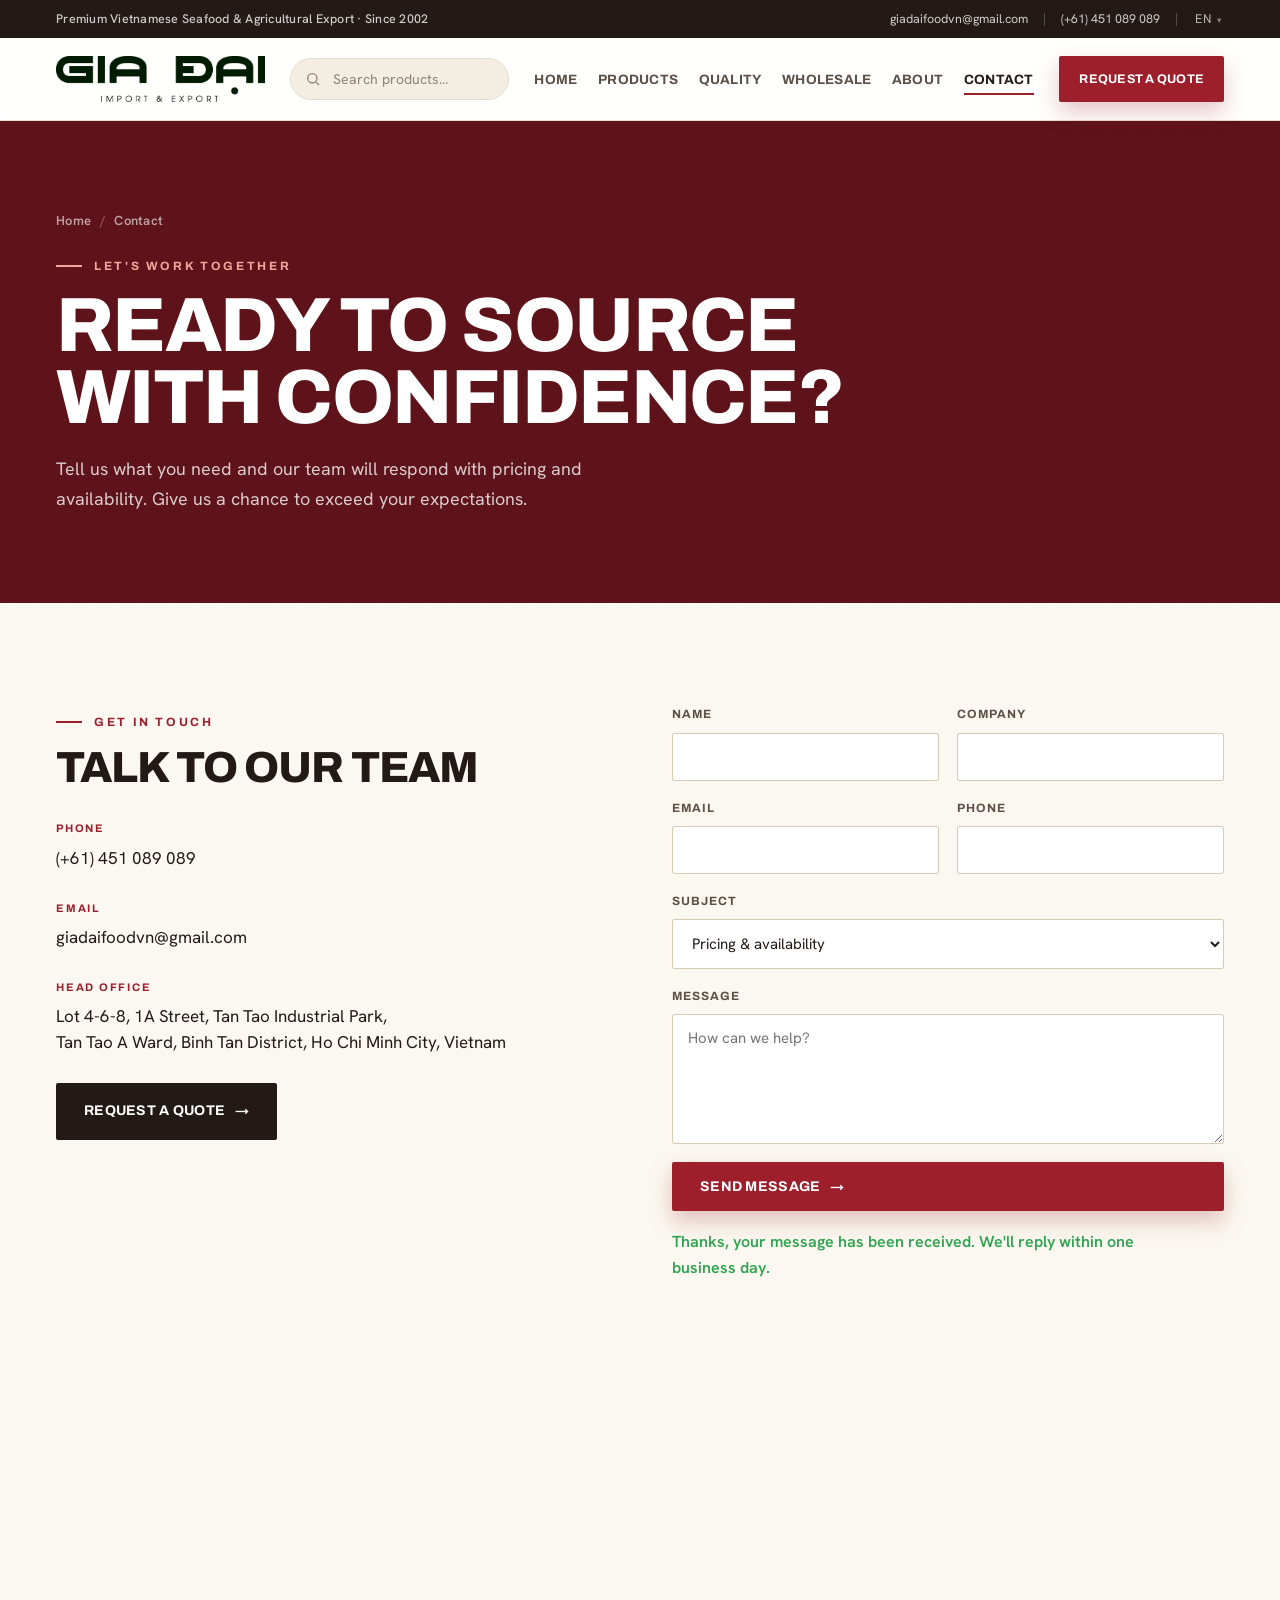
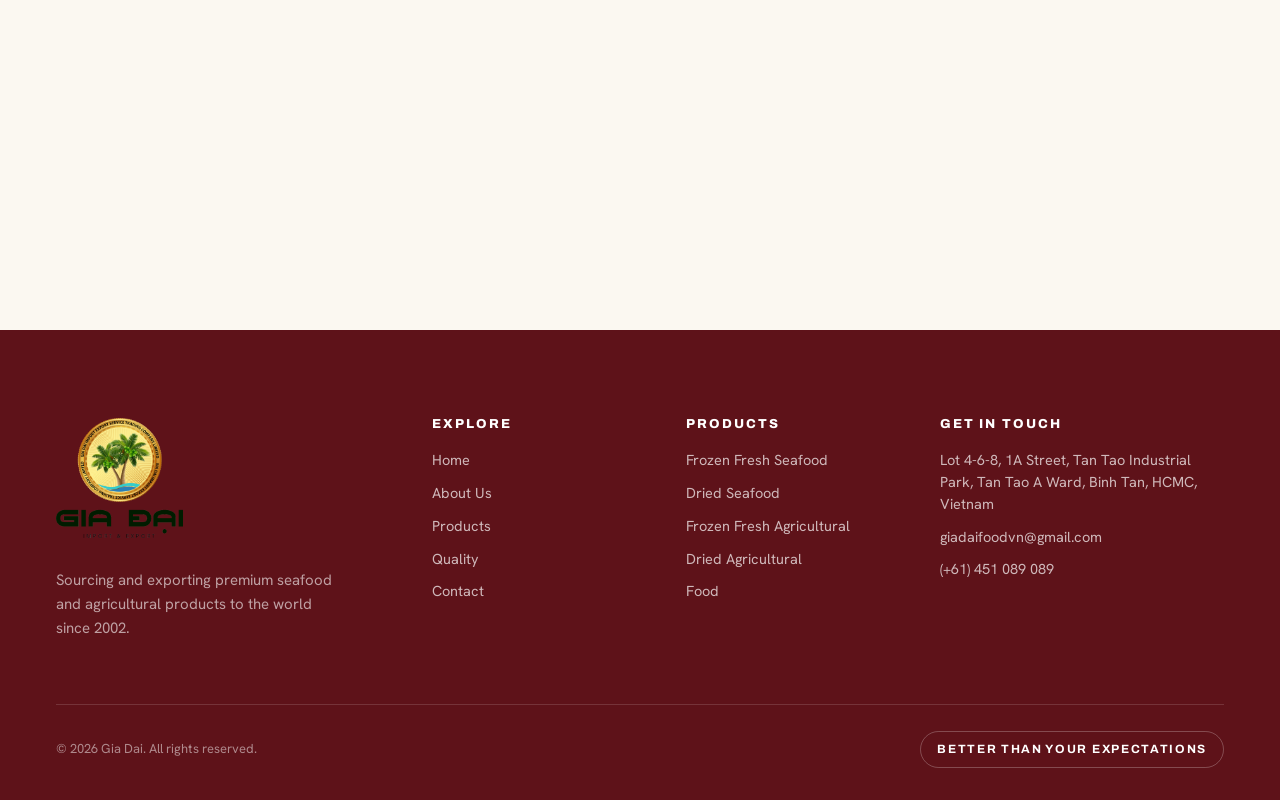
<file: contact.html>
<!DOCTYPE html>
<html lang="en">
<head>
<meta charset="UTF-8" />
<meta name="viewport" content="width=device-width, initial-scale=1.0" />
<title>Contact | Gia Dai Vietnamese Seafood &amp; Agricultural Export</title>
<meta name="description" content="Contact Gia Dai for premium Vietnamese seafood and agricultural products. Ho Chi Minh City head office. Request pricing, availability or a quote for your market." />
<link rel="stylesheet" href="styles.css" />
</head>
<body>

<!-- HEADER -->
<header class="site-header">
  <div class="topbar"><div class="wrap topbar-in">
    <span class="tb-left">Premium Vietnamese Seafood &amp; Agricultural Export · Since 2002</span>
    <span class="tb-right">
      <a href="mailto:giadaifoodvn@gmail.com">giadaifoodvn@gmail.com</a>
      <span class="div"></span><a href="tel:+61451089089">(+61) 451 089 089</a>
      <span class="div"></span><span class="lang"><a href="#" class="on">EN</a><a href="#">VI</a></span>
    </span>
  </div></div>
  <div class="wrap"><nav class="nav" id="nav">
    <a class="brand" href="index.html"><img class="brand-logo" src="giadai-wordmark.png" alt="Gia Dai Import &amp; Export" width="172" height="38" /></a>
    <form class="nav-search" role="search" action="products.html" onsubmit="return false;">
      <svg width="16" height="16" viewBox="0 0 24 24" fill="none" stroke="currentColor" stroke-width="2"><circle cx="11" cy="11" r="7"/><path d="m21 21-4.3-4.3"/></svg>
      <input type="search" placeholder="Search products…" aria-label="Search products" />
    </form>
    <ul class="nav-links">
      <li><a href="index.html">Home</a></li>
      <li><a href="products.html">Products</a></li>
      <li><a href="certifications.html">Quality</a></li>
      <li><a href="wholesale.html">Wholesale</a></li>
      <li><a href="about.html">About</a></li>
      <li><a href="contact.html" class="active">Contact</a></li>
    </ul>
    <a href="wholesale.html#enquire" class="btn btn-primary nav-cta btn-sm">Request a Quote</a>
    <button class="nav-toggle" id="navToggle" aria-label="Menu" aria-expanded="false"><span></span><span></span><span></span></button>
  </nav></div>
</header>

<!-- PAGE HERO -->
<section class="page-hero">
  <div class="wrap">
    <p class="crumb"><a href="index.html">Home</a><span class="sep">/</span>Contact</p>
    <p class="eyebrow">Let's work together</p>
    <h1>Ready to source with confidence?</h1>
    <p class="lead">Tell us what you need and our team will respond with pricing and availability. Give us a chance to exceed your expectations.</p>
  </div>
</section>

<!-- CONTACT -->
<section class="section">
  <div class="wrap split" style="align-items:start;">
    <div class="reveal">
      <p class="eyebrow">Get in touch</p>
      <h2 class="h-md" style="margin:14px 0 24px;">Talk to our team</h2>
      <div class="info-list">
        <div class="row"><span class="kk">Phone</span><span class="vv"><a href="tel:+61451089089">(+61) 451 089 089</a></span></div>
        <div class="row"><span class="kk">Email</span><span class="vv"><a href="mailto:giadaifoodvn@gmail.com">giadaifoodvn@gmail.com</a></span></div>
        <div class="row"><span class="kk">Head office</span><span class="vv">Lot 4-6-8, 1A Street, Tan Tao Industrial Park,<br>Tan Tao A Ward, Binh Tan District, Ho Chi Minh City, Vietnam</span></div>
      </div>
      <div style="margin-top:28px;"><a href="wholesale.html#enquire" class="btn btn-dark">Request a Quote <span class="arr">→</span></a></div>
    </div>
    <div class="reveal" data-d="1">
      <form class="form-grid" data-web3form novalidate>
        <input type="hidden" name="access_key" value="f969f44a-ca6b-42f2-9f60-aeadf18cfd98" />
        <input type="hidden" name="subject" value="New contact message — Gia Dai website" />
        <input type="hidden" name="from_name" value="Gia Dai Website" />
        <input type="checkbox" name="botcheck" tabindex="-1" autocomplete="off" style="display:none;" aria-hidden="true" />
        <div class="field"><label for="name">Name</label><input id="name" name="name" type="text" required /></div>
        <div class="field"><label for="company">Company</label><input id="company" name="company" type="text" /></div>
        <div class="field"><label for="email">Email</label><input id="email" name="email" type="email" required /></div>
        <div class="field"><label for="phone">Phone</label><input id="phone" name="phone" type="tel" /></div>
        <div class="field full"><label for="subject">Subject</label>
          <select id="subject" name="subject">
            <option>Pricing &amp; availability</option>
            <option>Request a quote</option>
            <option>Product samples</option>
            <option>General enquiry</option>
          </select>
        </div>
        <div class="field full"><label for="msg">Message</label><textarea id="msg" name="msg" placeholder="How can we help?"></textarea></div>
        <div class="field full"><button type="submit" class="btn btn-primary">Send Message <span class="arr">→</span></button></div>
        <p class="field full" data-form-note hidden style="color:#2ea44f; font-weight:600;">Thanks, your message has been received. We'll reply within one business day.</p>
      </form>
    </div>
  </div>
</section>

<!-- MAP -->
<section class="section" style="padding-top:0;">
  <div class="wrap reveal">
    <iframe class="map-embed" title="Gia Dai, Tan Tao Industrial Park, Ho Chi Minh City" loading="lazy"
      src="https://www.google.com/maps?q=Tan%20Tao%20Industrial%20Park%2C%20Binh%20Tan%2C%20Ho%20Chi%20Minh%20City%2C%20Vietnam&output=embed"></iframe>
  </div>
</section>

<!-- FOOTER -->
<footer class="site-footer">
  <div class="wrap">
    <div class="footer-grid">
      <div>
        <a class="footer-logo" href="index.html"><img src="giadai-full.png" alt="Gia Dai Import &amp; Export" width="150" height="142" /></a>
        <p style="color:rgba(255,255,255,.6); font-size:15px; max-width:36ch;">Sourcing and exporting premium seafood and agricultural products to the world since 2002.</p>
      </div>
      <div><h4>Explore</h4><ul><li><a href="index.html">Home</a></li><li><a href="about.html">About Us</a></li><li><a href="products.html">Products</a></li><li><a href="certifications.html">Quality</a></li><li><a href="contact.html">Contact</a></li></ul></div>
      <div><h4>Products</h4><ul><li><a href="products.html#frozen-seafood">Frozen Fresh Seafood</a></li><li><a href="products.html#dried-seafood">Dried Seafood</a></li><li><a href="products.html#frozen-agri">Frozen Fresh Agricultural</a></li><li><a href="products.html#dried-agri">Dried Agricultural</a></li><li><a href="products.html#food">Food</a></li></ul></div>
      <div><h4>Get in touch</h4><ul><li>Lot 4-6-8, 1A Street, Tan Tao Industrial Park, Tan Tao A Ward, Binh Tan, HCMC, Vietnam</li><li><a href="mailto:giadaifoodvn@gmail.com">giadaifoodvn@gmail.com</a></li><li><a href="tel:+61451089089">(+61) 451 089 089</a></li></ul></div>
    </div>
    <div class="footer-bottom"><span>© 2026 Gia Dai. All rights reserved.</span><span class="pill">Better than your expectations</span></div>
  </div>
</footer>

<script src="app.js"></script>
<script src="i18n.js"></script>
</body>
</html>
</file>
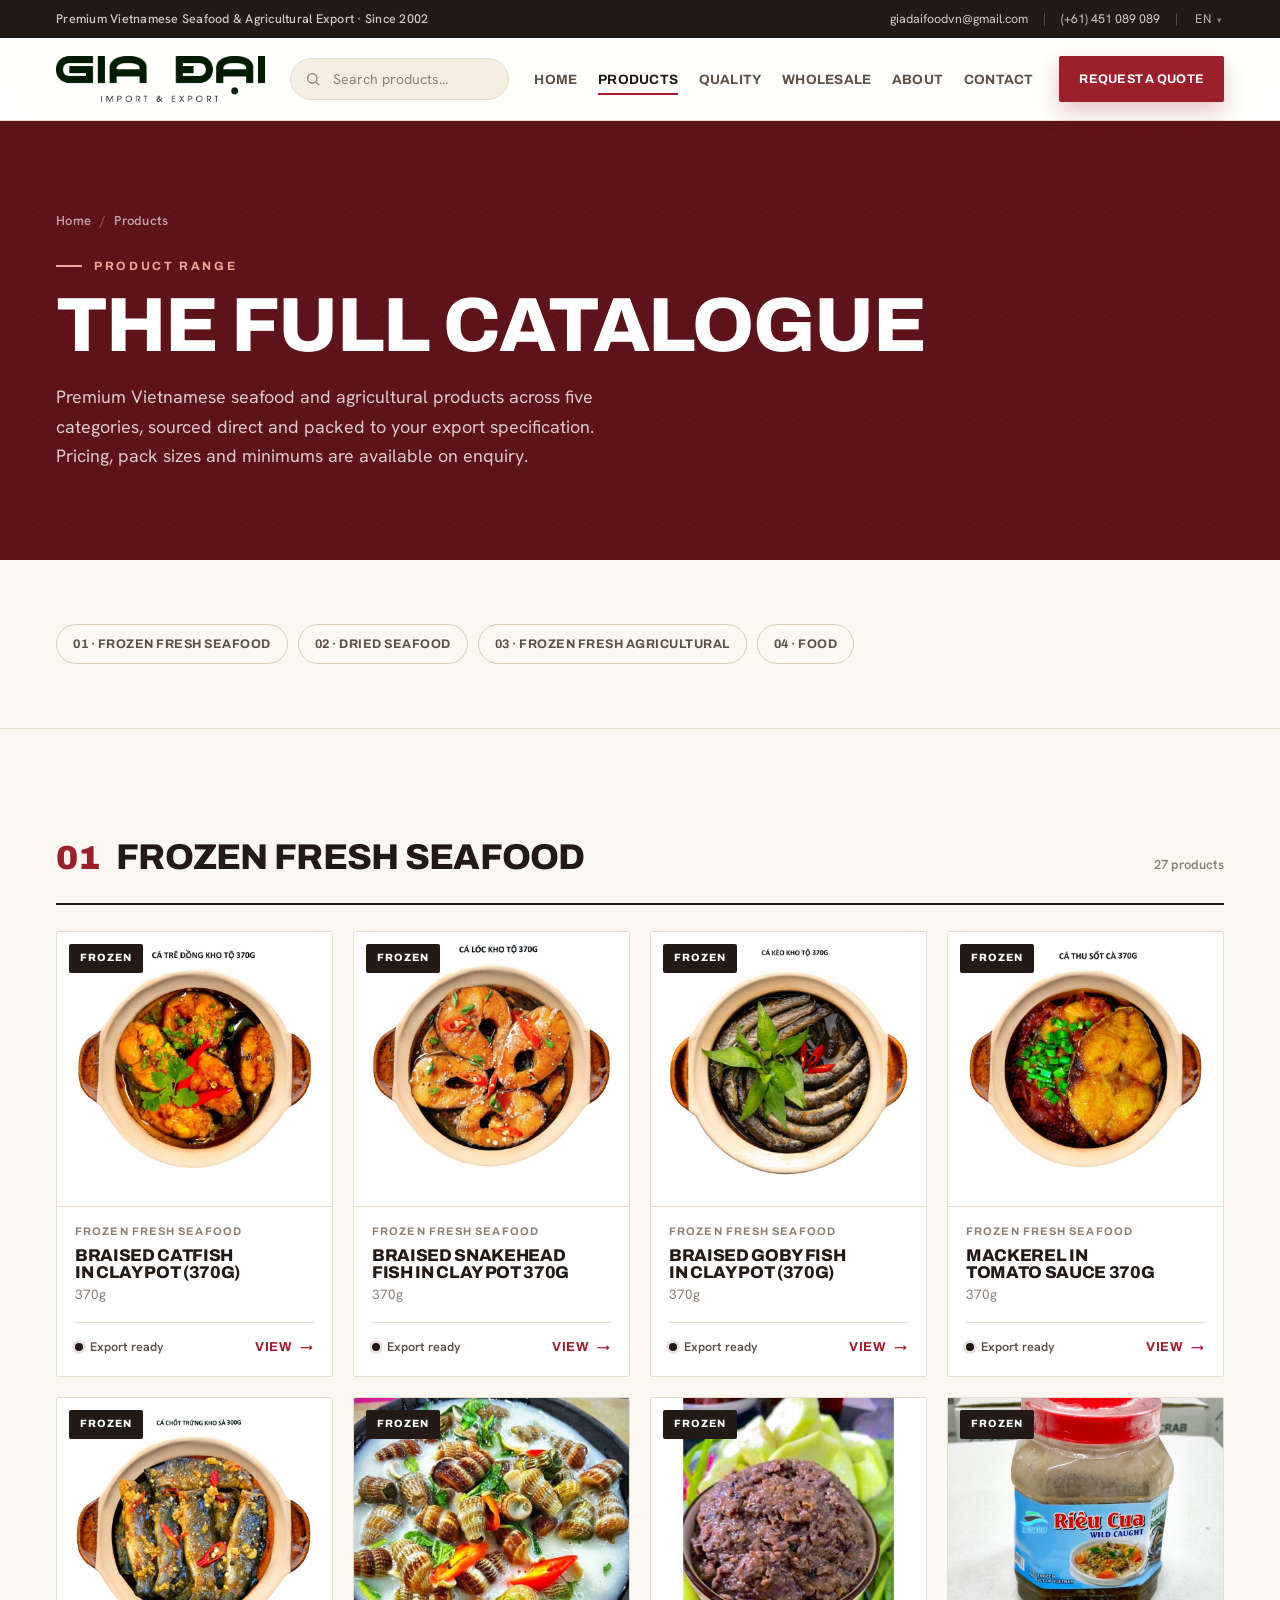
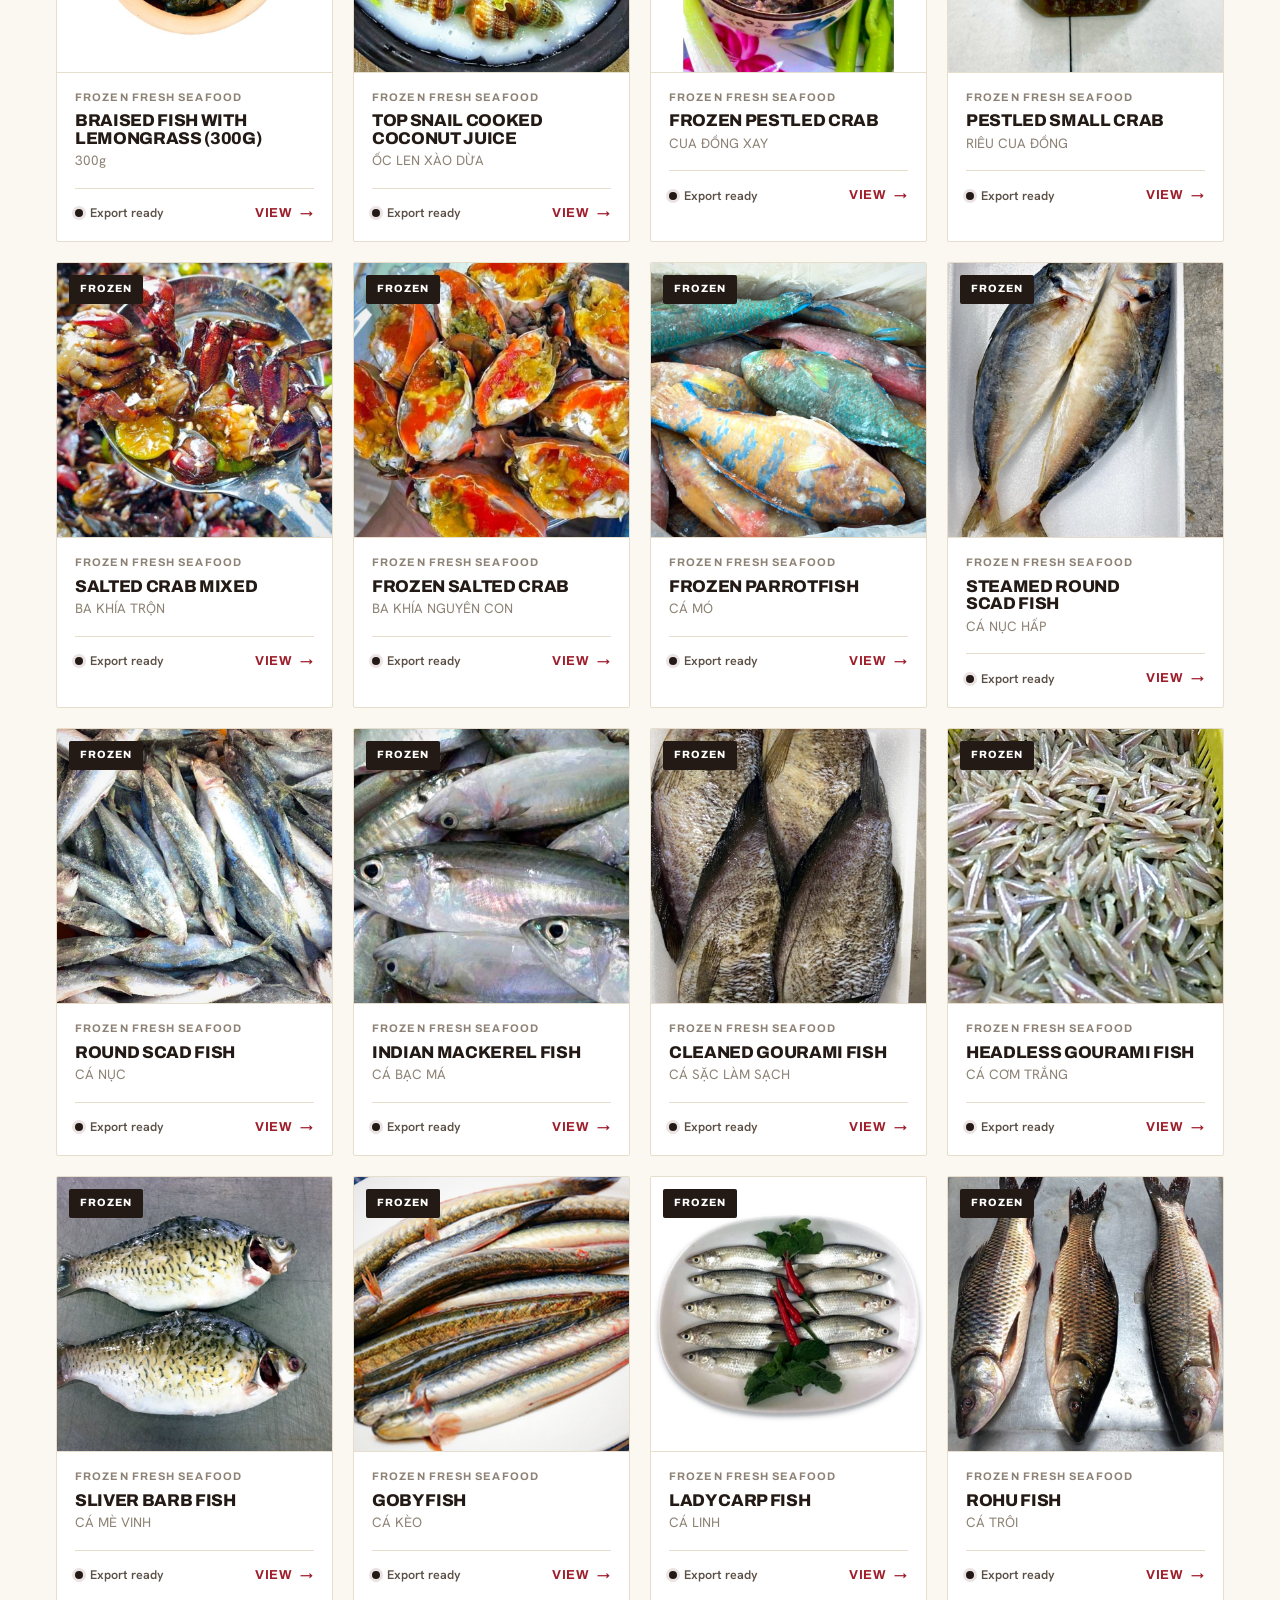
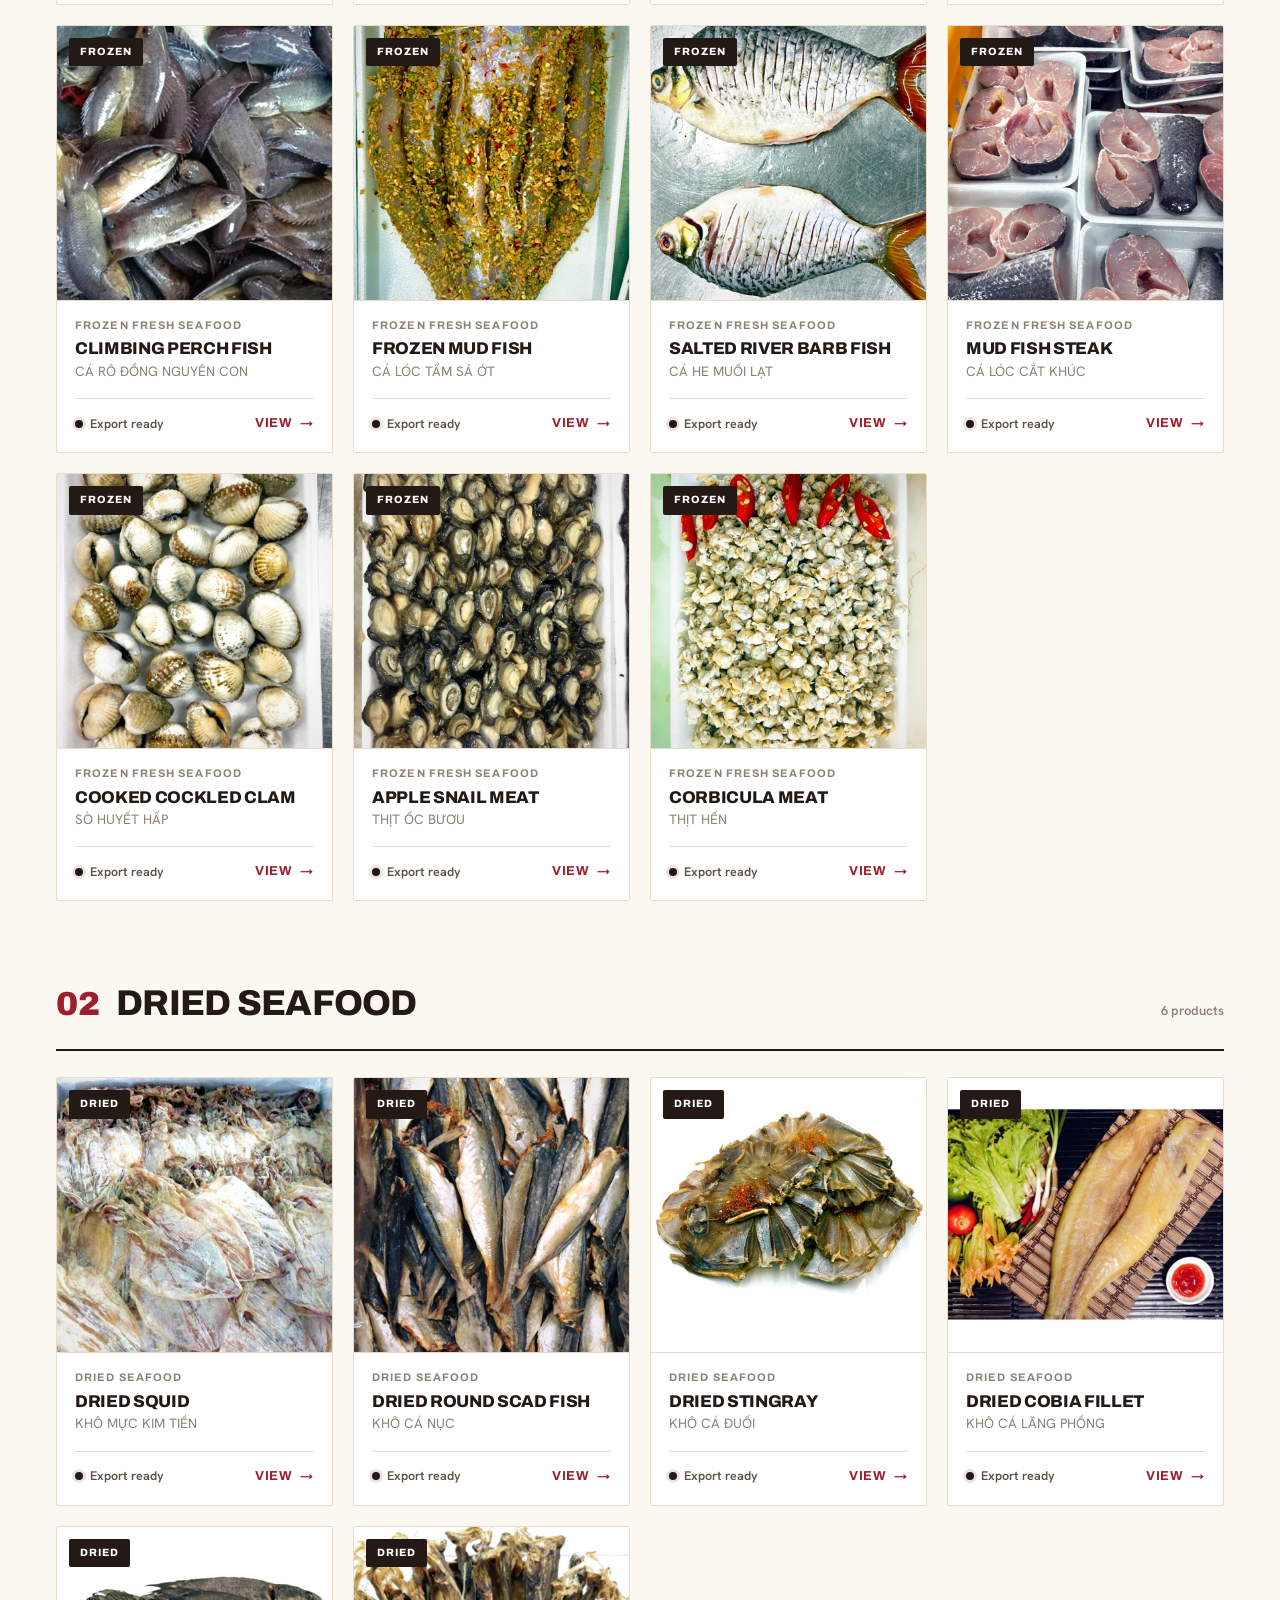
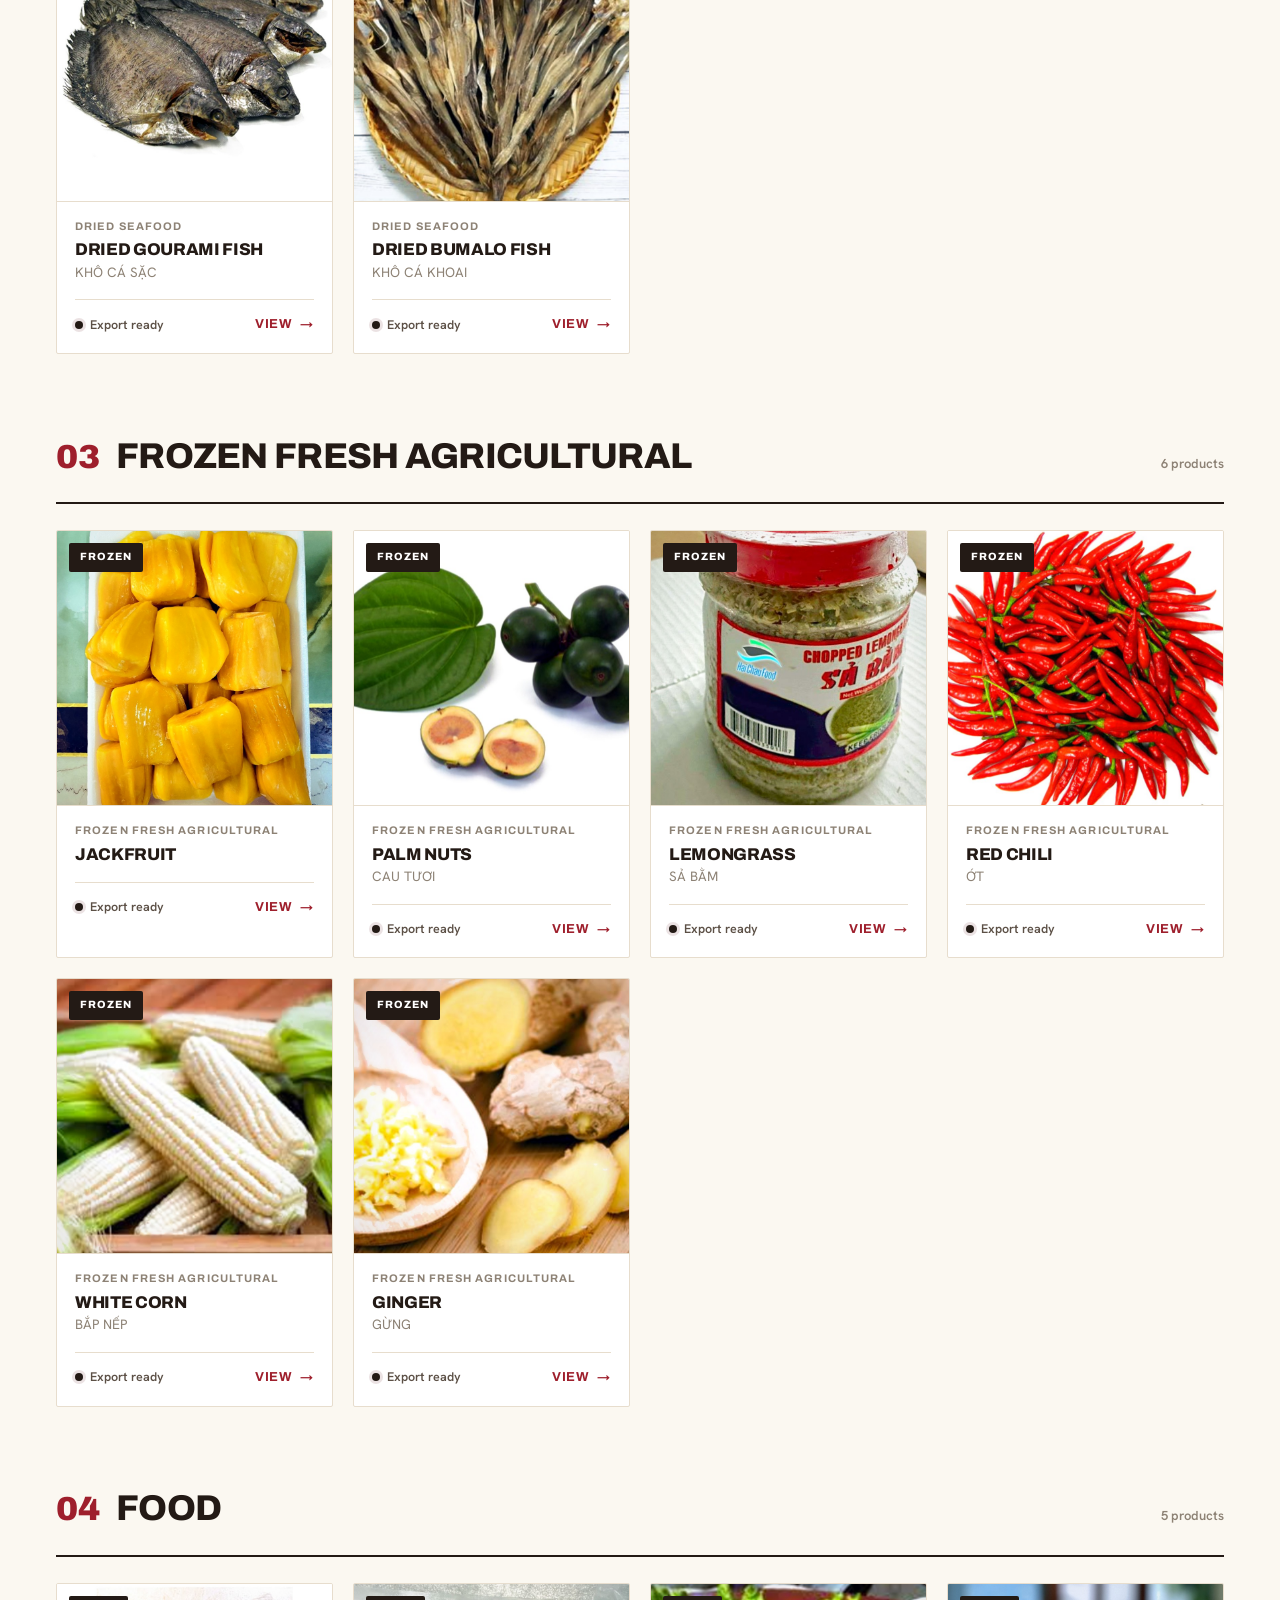
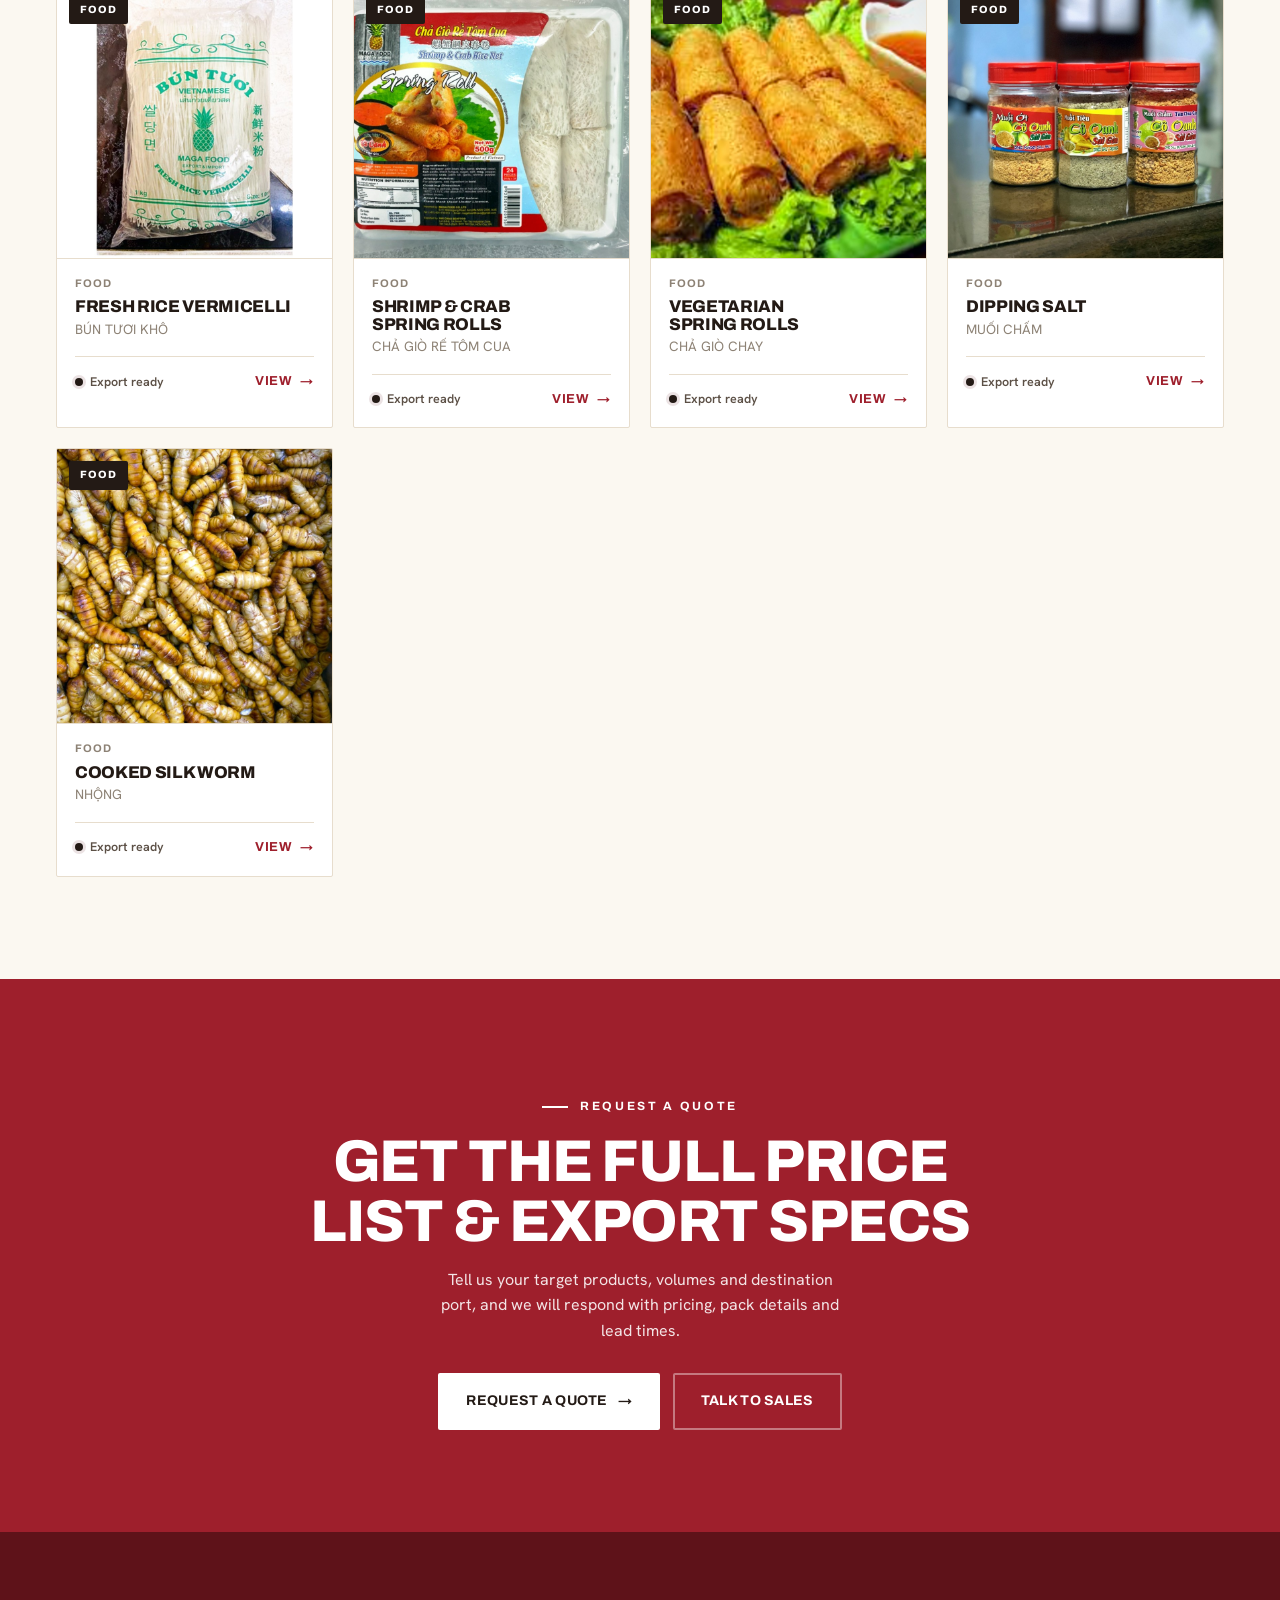
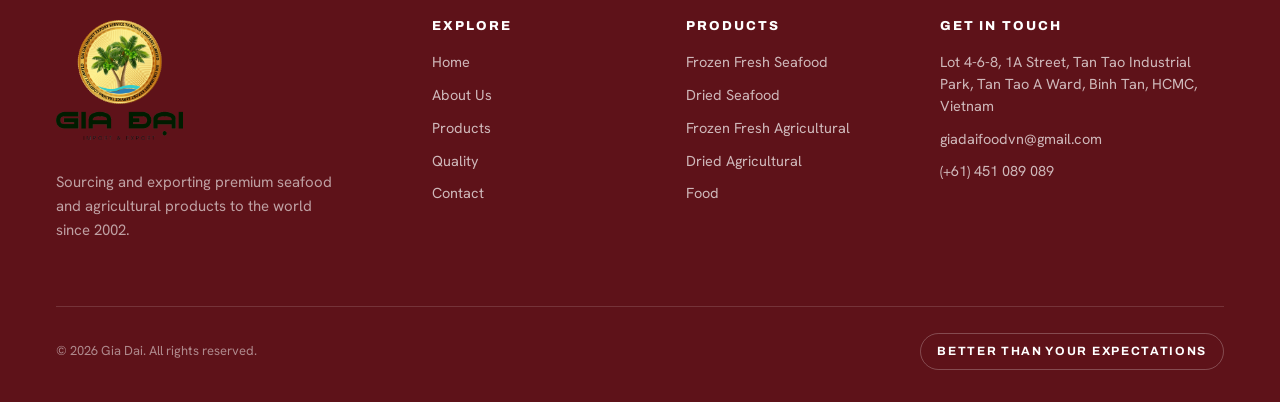
<file: product.html>
<!DOCTYPE html>
<html lang="en">
<head>
<meta charset="UTF-8" />
<meta name="viewport" content="width=device-width, initial-scale=1.0" />
<title>Product | Gia Dai Vietnamese Seafood &amp; Agricultural Export</title>
<meta name="description" content="Product detail from the Gia Dai catalogue of premium Vietnamese seafood and agricultural products for export." />
<link rel="stylesheet" href="styles.css" />
</head>
<body>

<!-- HEADER -->
<header class="site-header">
  <div class="topbar"><div class="wrap topbar-in">
    <span class="tb-left">Premium Vietnamese Seafood &amp; Agricultural Export · Since 2002</span>
    <span class="tb-right">
      <a href="mailto:giadaifoodvn@gmail.com">giadaifoodvn@gmail.com</a>
      <span class="div"></span><a href="tel:+61451089089">(+61) 451 089 089</a>
      <span class="div"></span><span class="lang"><a href="#" class="on">EN</a><a href="#">VI</a></span>
    </span>
  </div></div>
  <div class="wrap"><nav class="nav" id="nav">
    <a class="brand" href="index.html"><img class="brand-logo" src="giadai-wordmark.png" alt="Gia Dai Import &amp; Export" width="172" height="38" /></a>
    <form class="nav-search" role="search" action="products.html" onsubmit="return false;">
      <svg width="16" height="16" viewBox="0 0 24 24" fill="none" stroke="currentColor" stroke-width="2"><circle cx="11" cy="11" r="7"/><path d="m21 21-4.3-4.3"/></svg>
      <input type="search" placeholder="Search products…" aria-label="Search products" />
    </form>
    <ul class="nav-links">
      <li><a href="index.html">Home</a></li>
      <li><a href="products.html" class="active">Products</a></li>
      <li><a href="certifications.html">Quality</a></li>
      <li><a href="wholesale.html">Wholesale</a></li>
      <li><a href="about.html">About</a></li>
      <li><a href="contact.html">Contact</a></li>
    </ul>
    <a href="wholesale.html#enquire" class="btn btn-primary nav-cta btn-sm">Request a Quote</a>
    <button class="nav-toggle" id="navToggle" aria-label="Menu" aria-expanded="false"><span></span><span></span><span></span></button>
  </nav></div>
</header>

<!-- PRODUCT -->
<section class="section">
  <div class="wrap">
    <p class="crumb" id="pdCrumb"><a href="index.html">Home</a><span class="sep">/</span><a href="products.html">Products</a></p>
    <div class="pd-grid" style="margin-top:18px;">
      <div class="pd-img" id="pdImg" role="img" aria-label="Product image"></div>
      <div>
        <p class="eyebrow" id="pdCat">Product</p>
        <h1 class="h-lg" id="pdName" style="margin-top:14px;">Product</h1>
        <p class="pd-vn" id="pdVn"></p>
        <div class="pd-meta" id="pdMeta"></div>
        <p class="lead pd-desc" id="pdDesc"></p>
        <ul class="pd-specs" id="pdSpecs"></ul>
        <div class="actions" style="display:flex; gap:13px; flex-wrap:wrap; margin-top:30px;">
          <a class="btn btn-primary" id="pdEnquire" href="wholesale.html#enquire">Request a Quote <span class="arr">→</span></a>
          <a class="btn btn-ghost" id="pdEmail" href="mailto:giadaifoodvn@gmail.com">Email Us</a>
        </div>
      </div>
    </div>
  </div>
</section>

<!-- RELATED -->
<section class="section" id="pdRelatedWrap" style="background:var(--paper-2); border-block:1px solid var(--line); padding-top:clamp(40px,5vw,72px);">
  <div class="wrap">
    <div class="sec-head"><div><p class="eyebrow">More from this range</p><h2 id="pdRelTitle">Related products</h2></div><a class="link-arrow" id="pdRelAll" href="products.html">View all <span class="arr">→</span></a></div>
    <div class="prod-grid" id="pdRelated"></div>
  </div>
</section>

<!-- CTA -->
<section class="section cta-red">
  <div class="wrap">
    <p class="eyebrow is-light center">Request a quote</p>
    <h2>Interested in this product?</h2>
    <p>Tell us your target volume and destination port, and we will respond with pricing, pack details and lead times.</p>
    <div class="actions" style="display:flex; gap:13px; justify-content:center; flex-wrap:wrap; margin-top:30px;">
      <a href="wholesale.html#enquire" class="btn btn-light">Request a Quote <span class="arr">→</span></a>
      <a href="contact.html" class="btn btn-outline-light">Talk to Sales</a>
    </div>
  </div>
</section>

<!-- FOOTER -->
<footer class="site-footer">
  <div class="wrap">
    <div class="footer-grid">
      <div>
        <a class="footer-logo" href="index.html"><img src="giadai-full.png" alt="Gia Dai Import &amp; Export" width="150" height="142" /></a>
        <p style="color:rgba(255,255,255,.6); font-size:15px; max-width:36ch;">Sourcing and exporting premium seafood and agricultural products to the world since 2002.</p>
      </div>
      <div><h4>Explore</h4><ul><li><a href="index.html">Home</a></li><li><a href="about.html">About Us</a></li><li><a href="products.html">Products</a></li><li><a href="certifications.html">Quality</a></li><li><a href="contact.html">Contact</a></li></ul></div>
      <div><h4>Products</h4><ul><li><a href="products.html#frozen-seafood">Frozen Fresh Seafood</a></li><li><a href="products.html#dried-seafood">Dried Seafood</a></li><li><a href="products.html#frozen-agri">Frozen Fresh Agricultural</a></li><li><a href="products.html#dried-agri">Dried Agricultural</a></li><li><a href="products.html#food">Food</a></li></ul></div>
      <div><h4>Get in touch</h4><ul><li>Lot 4-6-8, 1A Street, Tan Tao Industrial Park, Tan Tao A Ward, Binh Tan, HCMC, Vietnam</li><li><a href="mailto:giadaifoodvn@gmail.com">giadaifoodvn@gmail.com</a></li><li><a href="tel:+61451089089">(+61) 451 089 089</a></li></ul></div>
    </div>
    <div class="footer-bottom"><span>© 2026 Gia Dai. All rights reserved.</span><span class="pill">Better than your expectations</span></div>
  </div>
</footer>

<script src="products.js"></script>
<script>
(function(){
  var P = window.GIADAI_PRODUCTS || [];
  var BADGE = {'frozen-seafood':'Frozen','dried-seafood':'Dried','frozen-agri':'Frozen','dried-agri':'Dried','food':'Food'};
  function esc(s){ return String(s==null?'':s).replace(/[&<>"]/g,function(c){return {'&':'&amp;','<':'&lt;','>':'&gt;','"':'&quot;'}[c];}); }
  function byId(i){ return document.getElementById(i); }
  var slug = new URLSearchParams(location.search).get('p');
  var prod = P.filter(function(x){ return x.slug === slug; })[0];
  if (!prod) { location.replace('products.html'); return; }

  document.title = prod.name + ' | Gia Dai';
  byId('pdImg').style.backgroundImage = "url('" + prod.img + "')";
  byId('pdImg').setAttribute('aria-label', prod.name);
  byId('pdCat').textContent = prod.category;
  byId('pdName').textContent = prod.name;
  var vn = byId('pdVn'); if (prod.vn) { vn.textContent = prod.vn; } else { vn.style.display = 'none'; }

  var tags = '<span class="pd-tag is-stock">Export ready</span>';
  if (prod.pack) tags += '<span class="pd-tag">' + esc(prod.pack) + '</span>';
  tags += '<span class="pd-tag">' + esc(prod.category) + '</span>';
  byId('pdMeta').innerHTML = tags;

  byId('pdDesc').textContent = prod.desc ||
    ('Premium Vietnamese ' + prod.category.toLowerCase() + ', sourced direct from trusted producers and packed to your export specification. Contact us for current pack sizes, specifications and pricing.');

  function spec(k,v){ return '<li><span class="k">' + k + '</span><span>' + esc(v) + '</span></li>'; }
  var specs = spec('Category', prod.category);
  if (prod.vn)   specs += spec('Vietnamese name', prod.vn);
  if (prod.pack) specs += spec('Packaging', prod.pack);
  specs += spec('Availability', 'Export ready');
  specs += spec('Markets', 'United States, domestic & international');
  specs += spec('Minimum order', 'On enquiry');
  byId('pdSpecs').innerHTML = specs;

  byId('pdCrumb').innerHTML =
    '<a href="index.html">Home</a><span class="sep">/</span>' +
    '<a href="products.html">Products</a><span class="sep">/</span>' +
    '<a href="products.html#' + prod.categoryId + '">' + esc(prod.category) + '</a>' +
    '<span class="sep">/</span>' + esc(prod.name);

  function card(x){
    return '<a class="prod-card" href="product.html?p=' + encodeURIComponent(x.slug) + '">' +
      '<div class="prod-thumb"><div class="ph real" style="background-image:url(\'' + x.img + '\')"></div>' +
      '<span class="prod-badge">' + (BADGE[x.categoryId]||'') + '</span></div>' +
      '<div class="body"><div class="cat">' + esc(x.category) + '</div><h3>' + esc(x.name) + '</h3>' +
      '<span class="sub">' + esc(x.vn || x.pack || '') + '</span>' +
      '<div class="prod-foot"><span class="stock">Export ready</span>' +
      '<span class="link-arrow">View <span class="arr">→</span></span></div></div></a>';
  }
  var rel = P.filter(function(x){ return x.categoryId === prod.categoryId && x.slug !== prod.slug; }).slice(0,4);
  if (rel.length < 4) {
    P.forEach(function(x){ if (x.slug !== prod.slug && rel.indexOf(x) < 0 && rel.length < 4) rel.push(x); });
  }
  byId('pdRelTitle').textContent = prod.category;
  byId('pdRelAll').href = 'products.html#' + prod.categoryId;
  byId('pdRelated').innerHTML = rel.map(card).join('');
})();
</script>
<script src="app.js"></script>
<script src="i18n.js"></script>
</body>
</html>
</file>
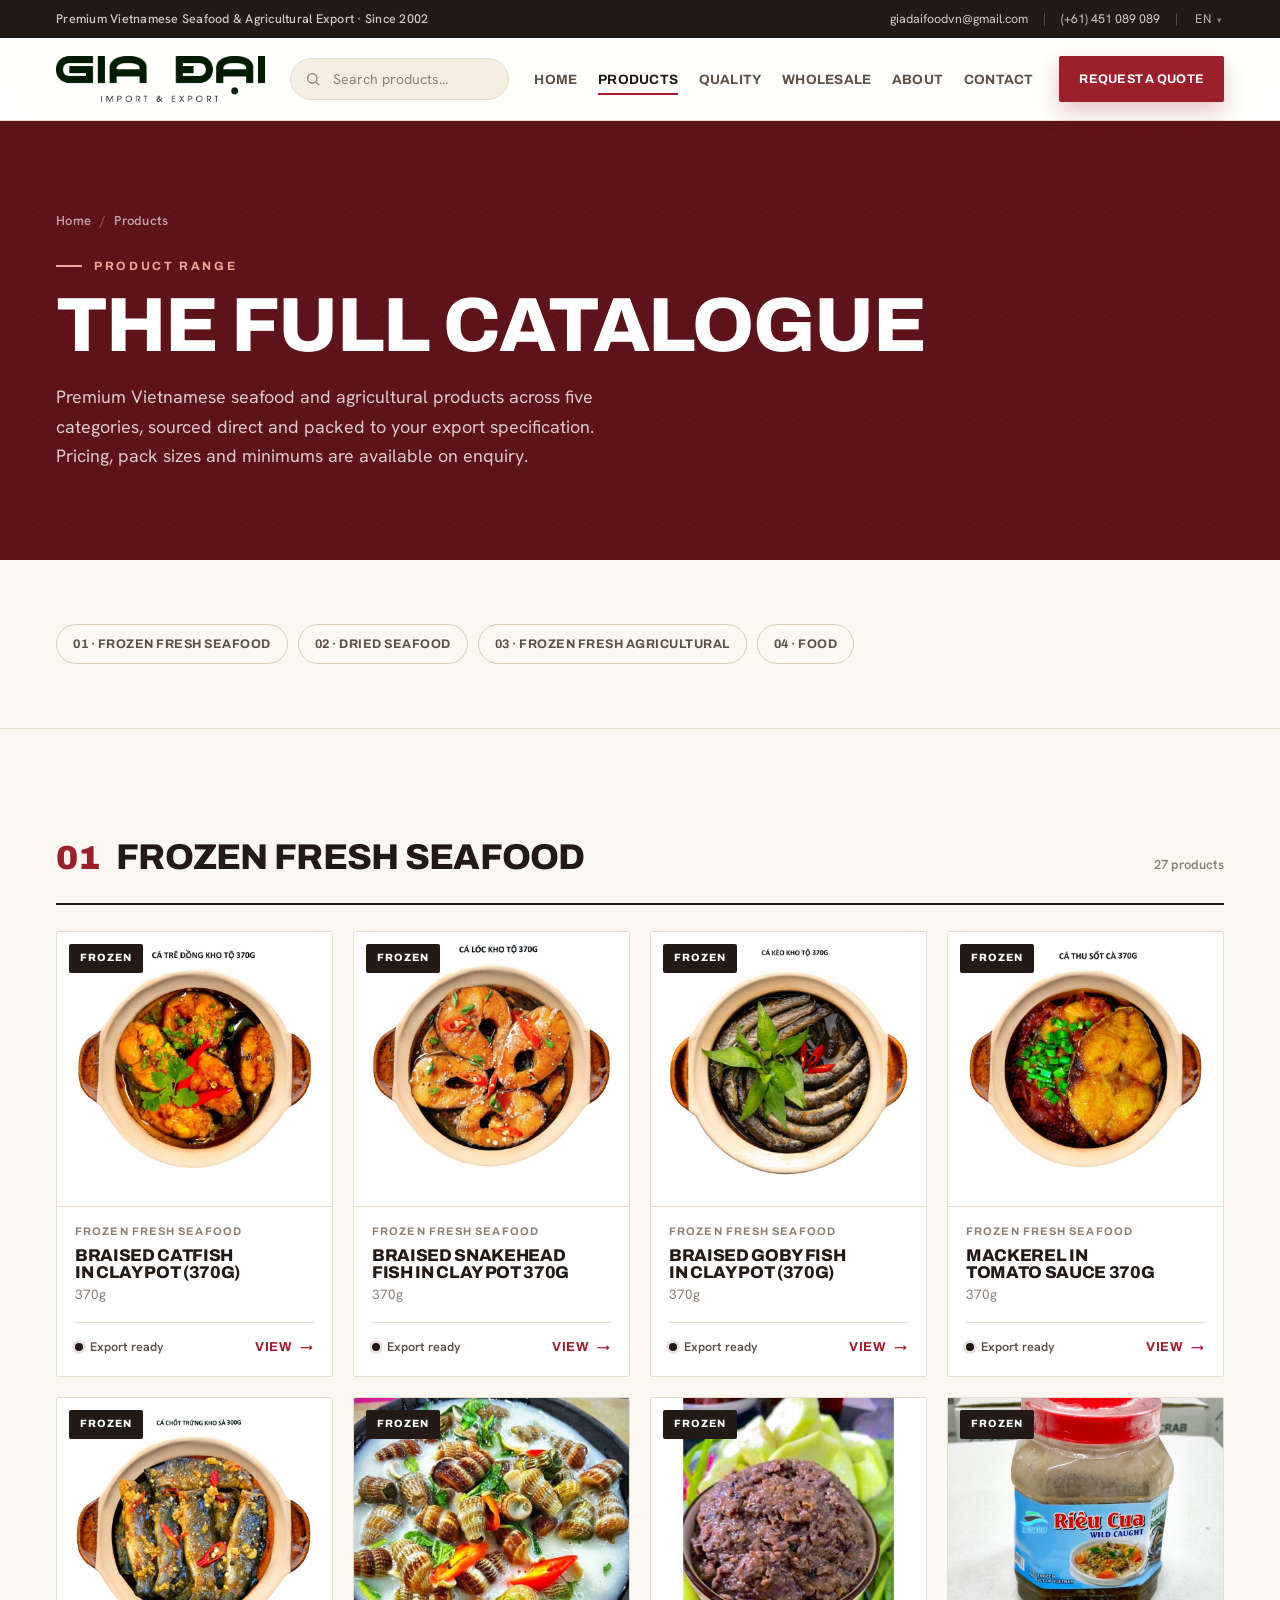
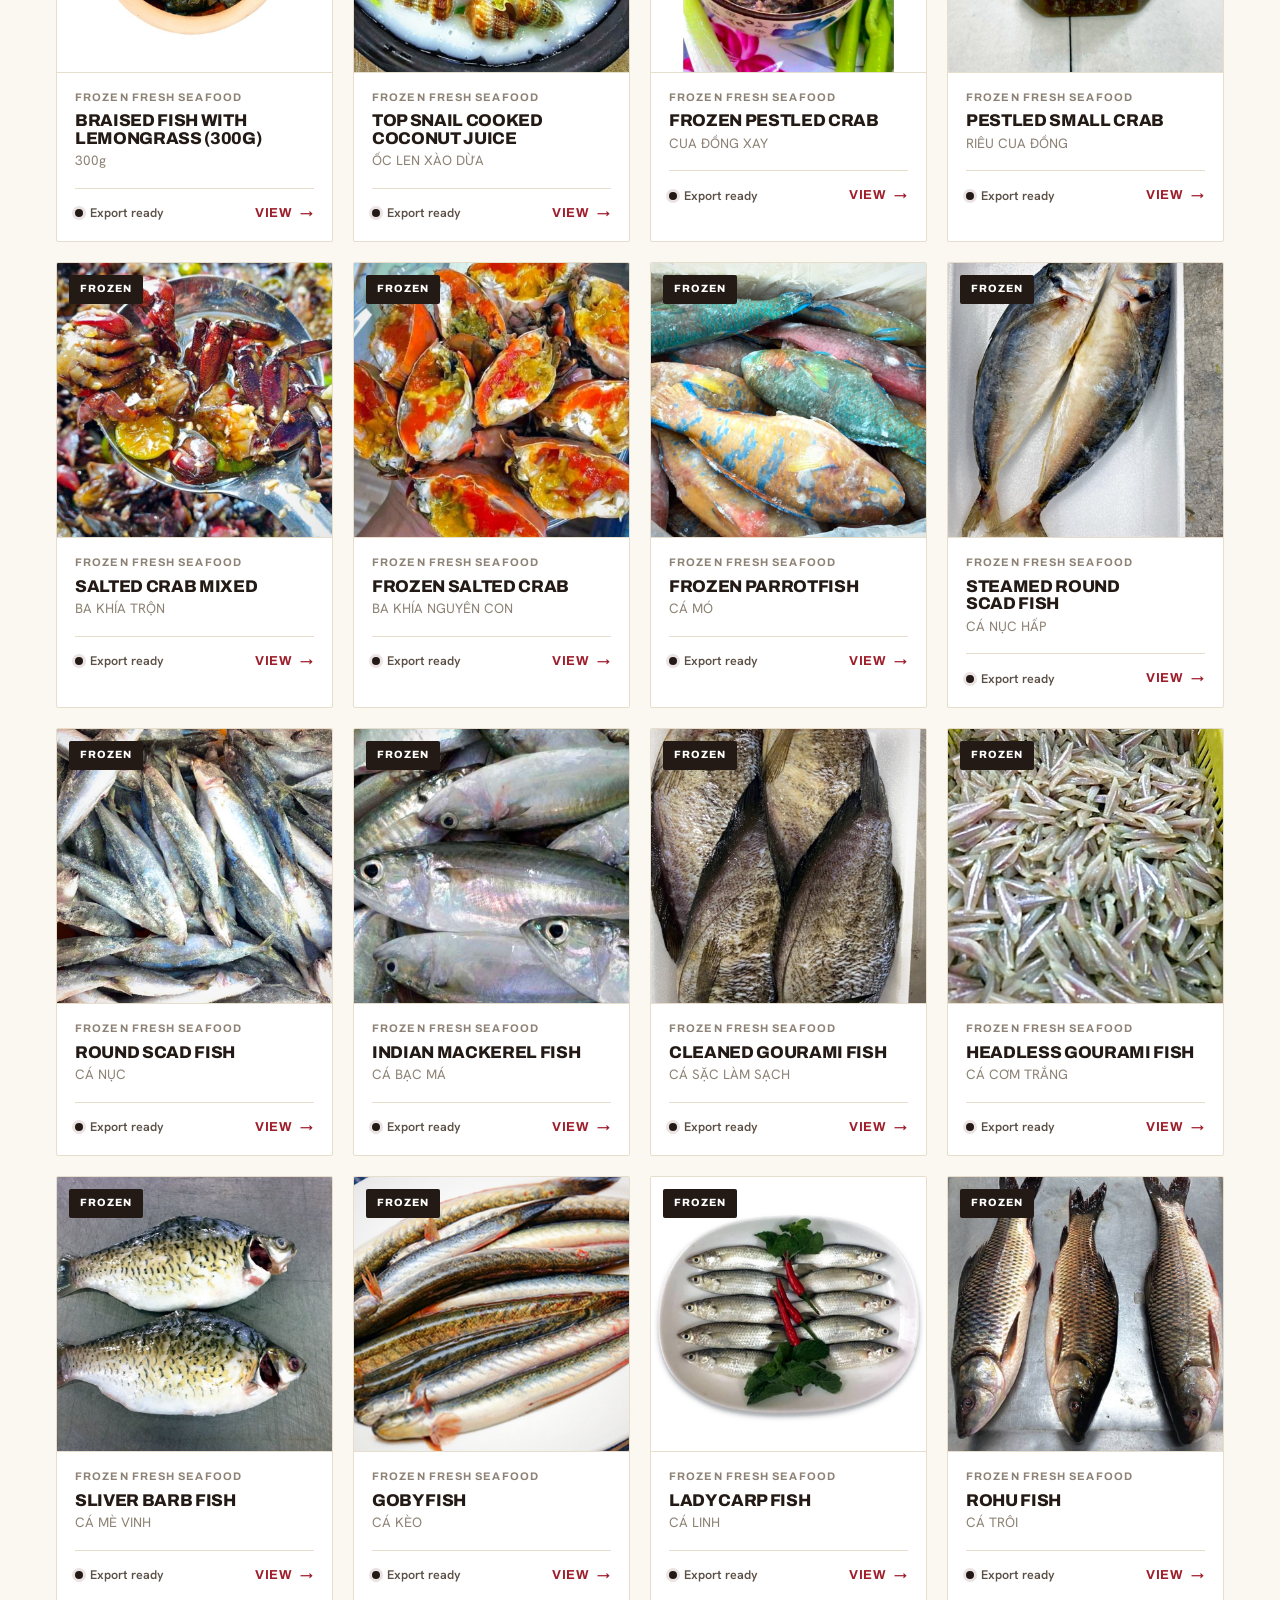
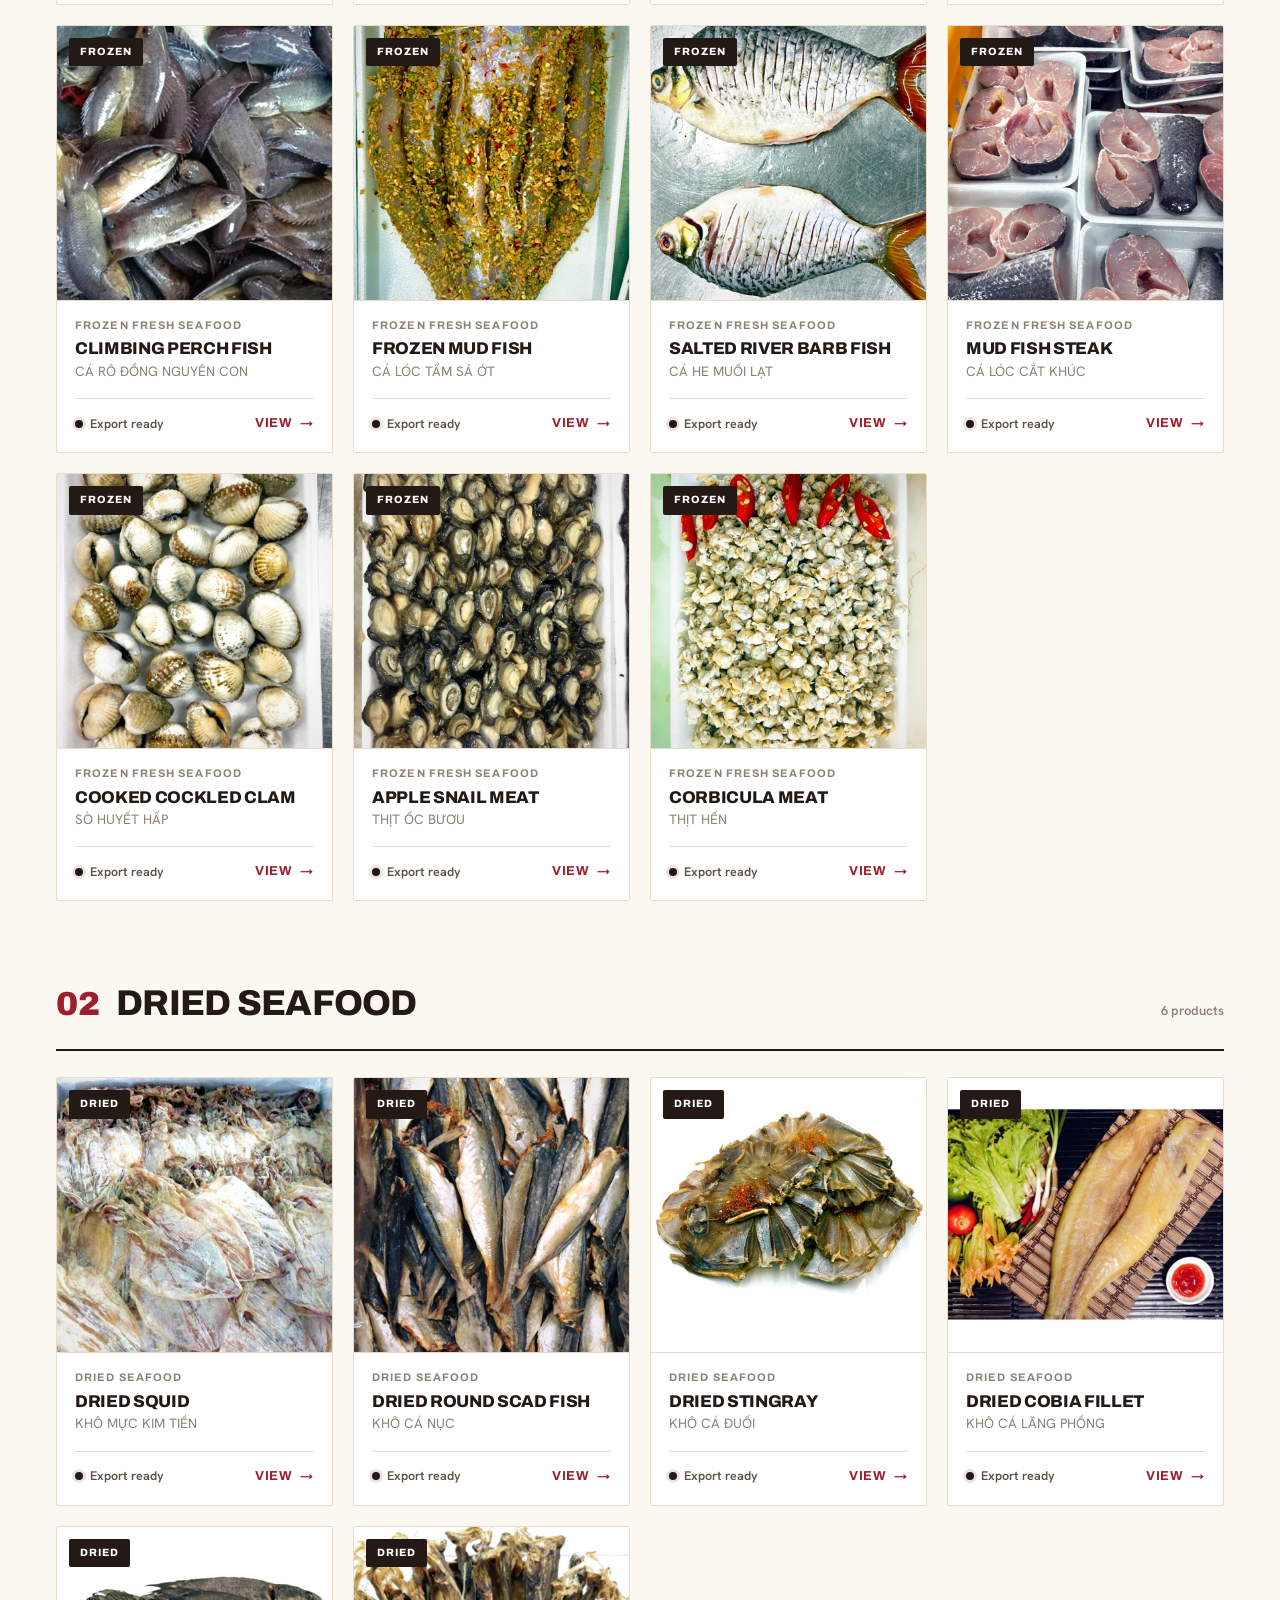
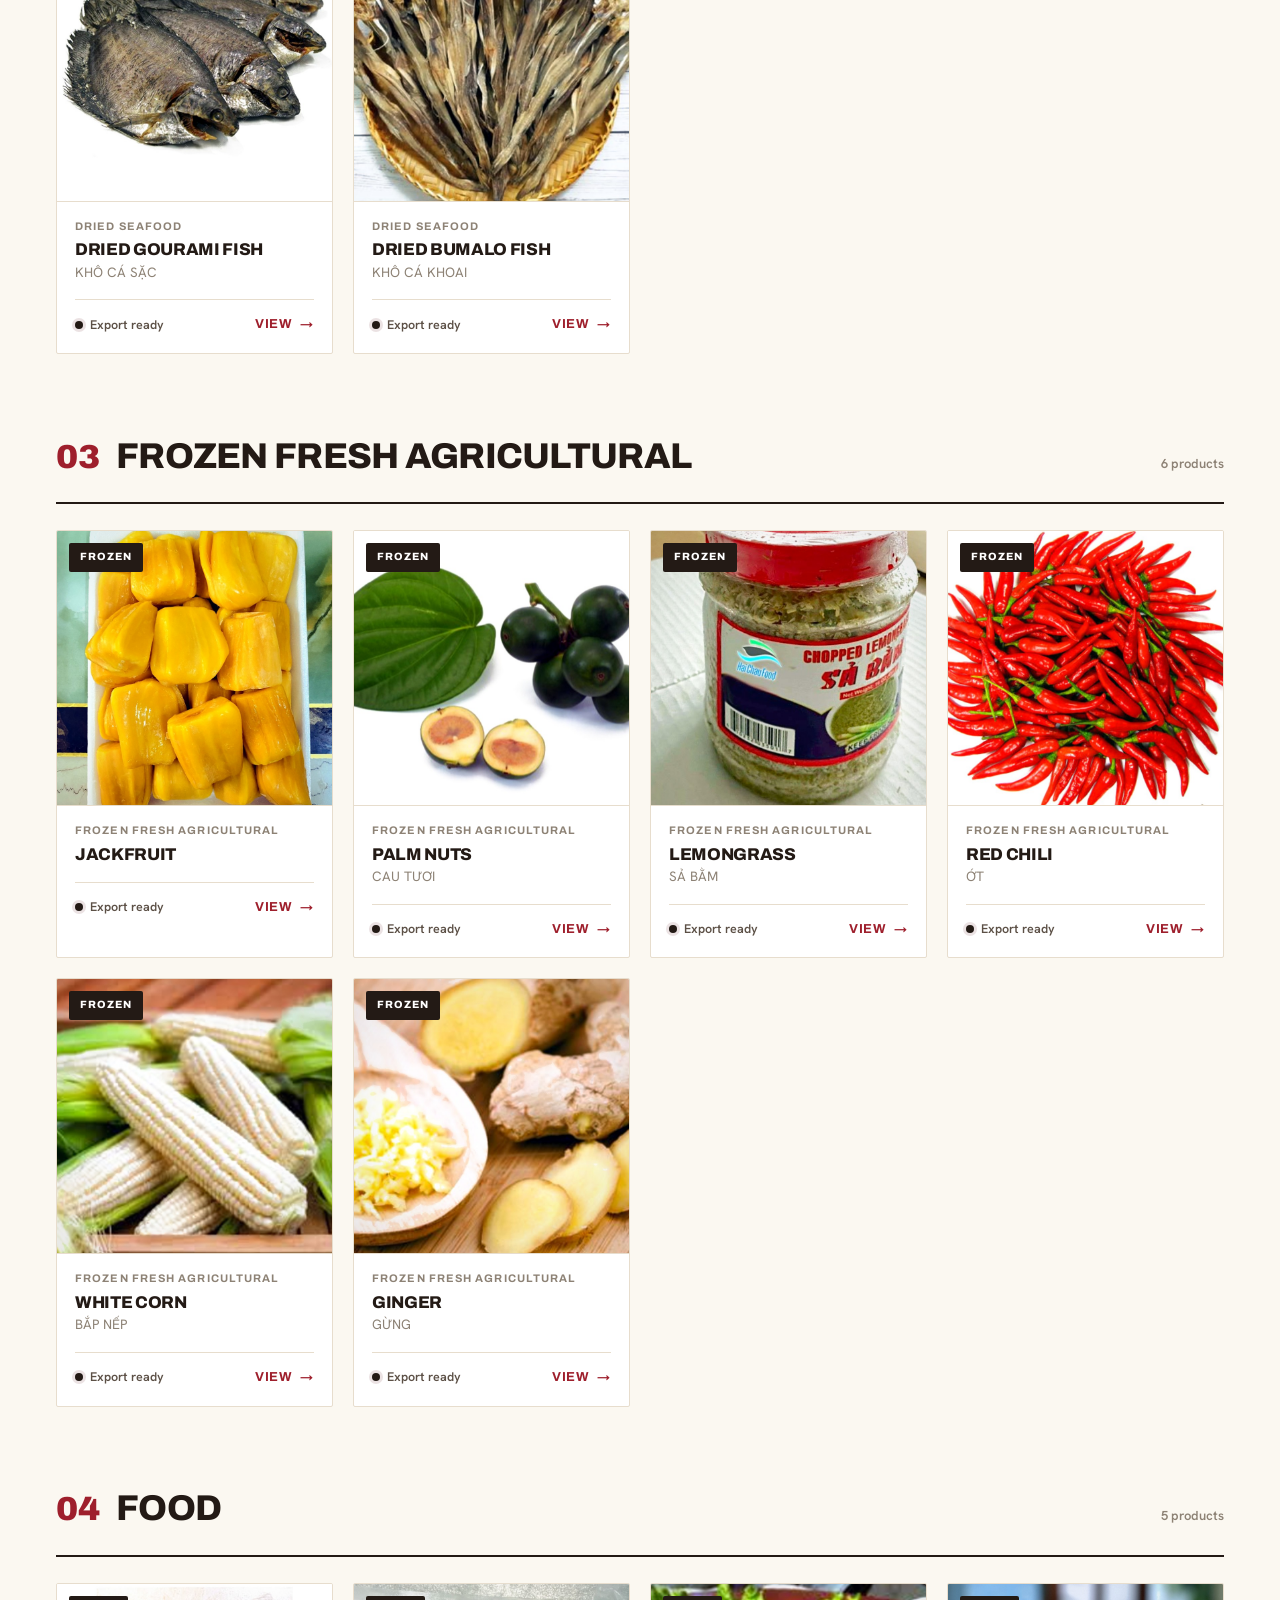
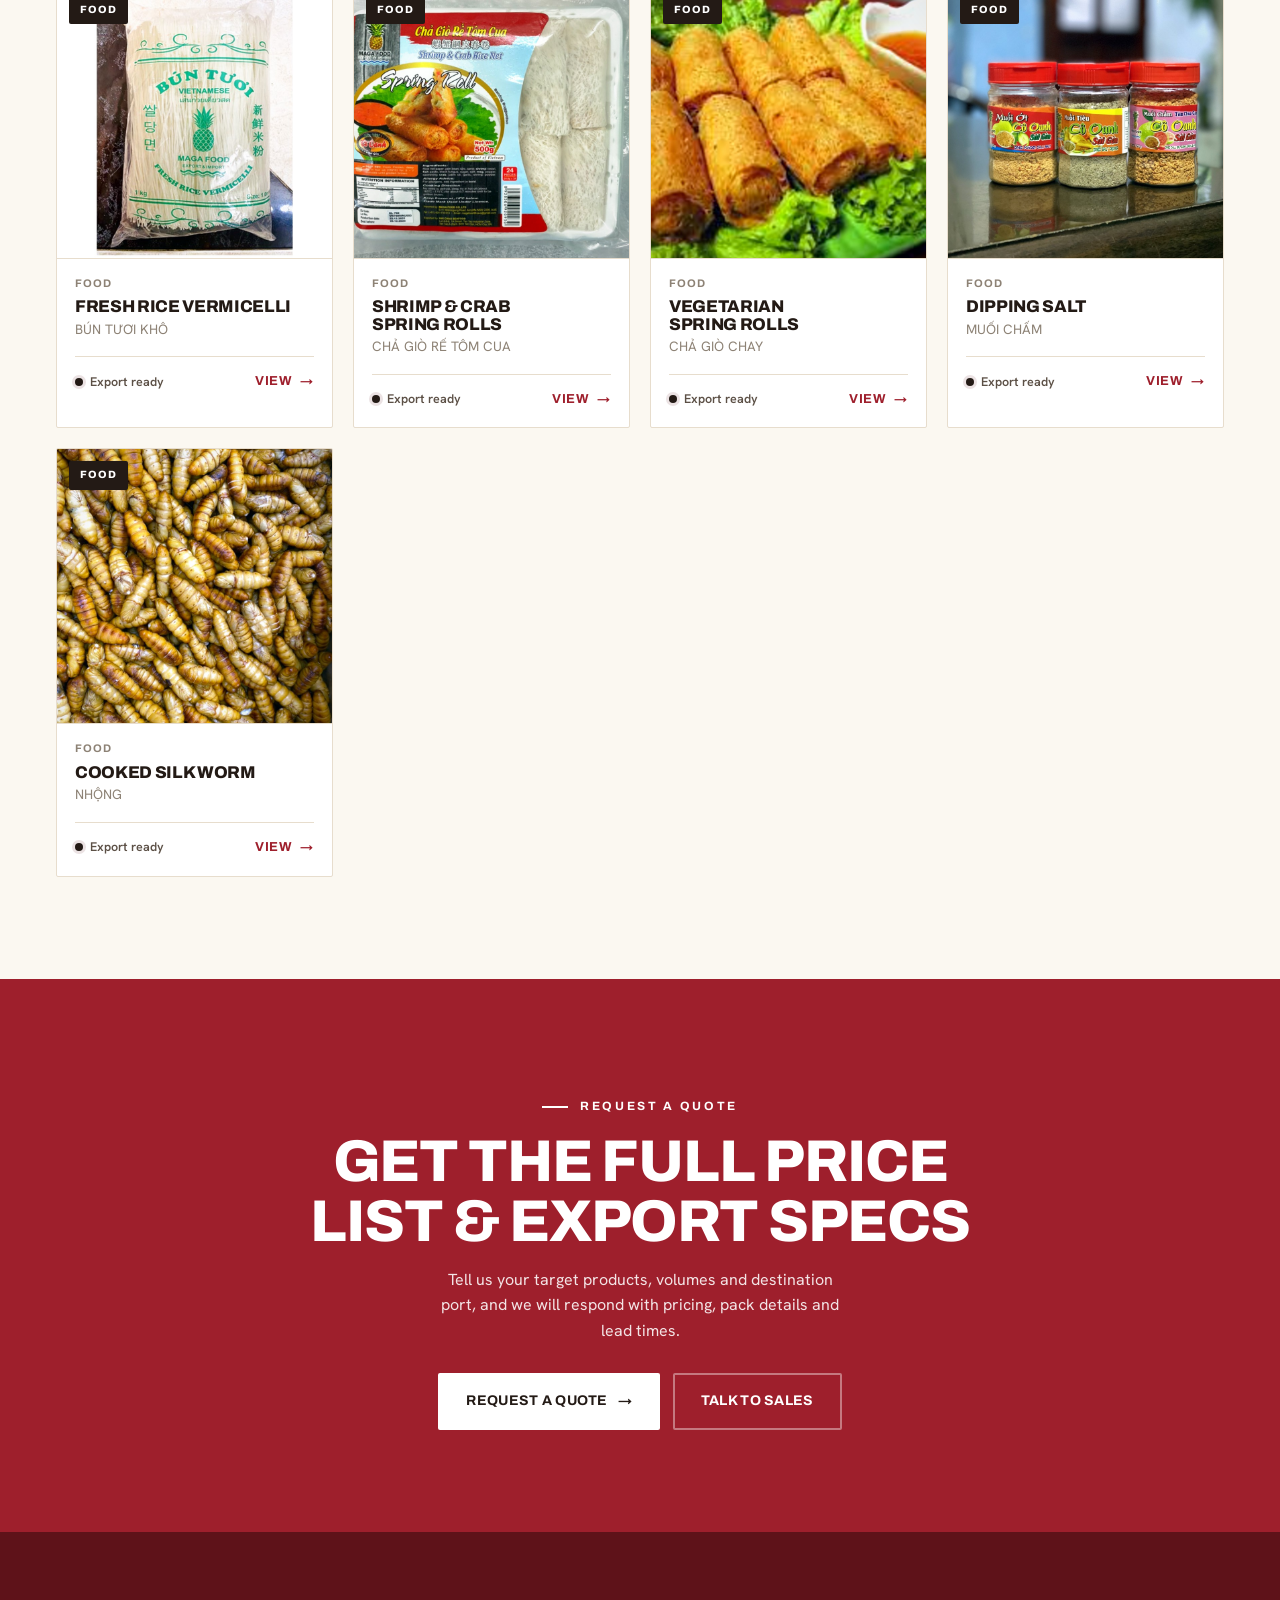
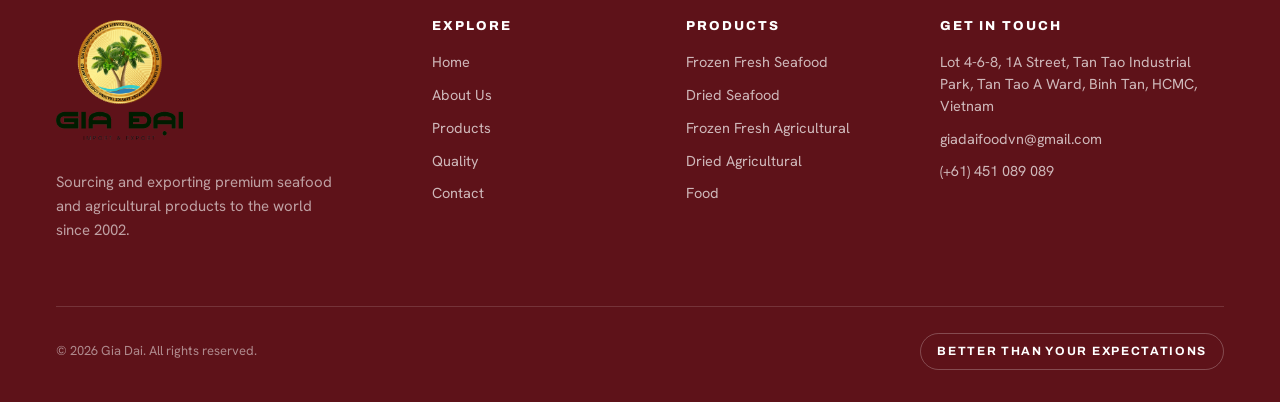
<file: products.html>
<!DOCTYPE html>
<html lang="en">
<head>
<meta charset="UTF-8" />
<meta name="viewport" content="width=device-width, initial-scale=1.0" />
<title>Products | Gia Dai Vietnamese Seafood &amp; Agricultural Export</title>
<meta name="description" content="The Gia Dai catalogue: frozen seafood, dried seafood, frozen and dried agricultural products, and prepared Vietnamese food, packed for export." />
<link rel="stylesheet" href="styles.css" />
</head>
<body>

<!-- HEADER -->
<header class="site-header">
  <div class="topbar"><div class="wrap topbar-in">
    <span class="tb-left">Premium Vietnamese Seafood &amp; Agricultural Export · Since 2002</span>
    <span class="tb-right">
      <a href="mailto:giadaifoodvn@gmail.com">giadaifoodvn@gmail.com</a>
      <span class="div"></span><a href="tel:+61451089089">(+61) 451 089 089</a>
      <span class="div"></span><span class="lang"><a href="#" class="on">EN</a><a href="#">VI</a></span>
    </span>
  </div></div>
  <div class="wrap"><nav class="nav" id="nav">
    <a class="brand" href="index.html"><img class="brand-logo" src="giadai-wordmark.png" alt="Gia Dai Import &amp; Export" width="172" height="38" /></a>
    <form class="nav-search" role="search" action="products.html" onsubmit="return false;">
      <svg width="16" height="16" viewBox="0 0 24 24" fill="none" stroke="currentColor" stroke-width="2"><circle cx="11" cy="11" r="7"/><path d="m21 21-4.3-4.3"/></svg>
      <input type="search" placeholder="Search products…" aria-label="Search products" />
    </form>
    <ul class="nav-links">
      <li><a href="index.html">Home</a></li>
      <li><a href="products.html" class="active">Products</a></li>
      <li><a href="certifications.html">Quality</a></li>
      <li><a href="wholesale.html">Wholesale</a></li>
      <li><a href="about.html">About</a></li>
      <li><a href="contact.html">Contact</a></li>
    </ul>
    <a href="wholesale.html#enquire" class="btn btn-primary nav-cta btn-sm">Request a Quote</a>
    <button class="nav-toggle" id="navToggle" aria-label="Menu" aria-expanded="false"><span></span><span></span><span></span></button>
  </nav></div>
</header>

<!-- PAGE HERO -->
<section class="page-hero">
  <div class="wrap">
    <p class="crumb"><a href="index.html">Home</a><span class="sep">/</span>Products</p>
    <p class="eyebrow">Product Range</p>
    <h1>The full catalogue</h1>
    <p class="lead">Premium Vietnamese seafood and agricultural products across five categories, sourced direct and packed to your export specification. Pricing, pack sizes and minimums are available on enquiry.</p>
  </div>
</section>

<!-- CHIP NAV -->
<section class="section-tight" style="border-bottom:1px solid var(--line);">
  <div class="wrap"><div class="chips" id="catChips"></div></div>
</section>

<!-- CATALOGUE (rendered from products.js) -->
<section class="section">
  <div class="wrap"><div id="catalog"></div></div>
</section>

<!-- CTA -->
<section class="section cta-red">
  <div class="wrap">
    <p class="eyebrow is-light center">Request a quote</p>
    <h2>Get the full price list &amp; export specs</h2>
    <p>Tell us your target products, volumes and destination port, and we will respond with pricing, pack details and lead times.</p>
    <div class="actions" style="display:flex; gap:13px; justify-content:center; flex-wrap:wrap; margin-top:30px;">
      <a href="wholesale.html#enquire" class="btn btn-light">Request a Quote <span class="arr">→</span></a>
      <a href="contact.html" class="btn btn-outline-light">Talk to Sales</a>
    </div>
  </div>
</section>

<!-- FOOTER -->
<footer class="site-footer">
  <div class="wrap">
    <div class="footer-grid">
      <div>
        <a class="footer-logo" href="index.html"><img src="giadai-full.png" alt="Gia Dai Import &amp; Export" width="150" height="142" /></a>
        <p style="color:rgba(255,255,255,.6); font-size:15px; max-width:36ch;">Sourcing and exporting premium seafood and agricultural products to the world since 2002.</p>
      </div>
      <div><h4>Explore</h4><ul><li><a href="index.html">Home</a></li><li><a href="about.html">About Us</a></li><li><a href="products.html">Products</a></li><li><a href="certifications.html">Quality</a></li><li><a href="contact.html">Contact</a></li></ul></div>
      <div><h4>Products</h4><ul><li><a href="products.html#frozen-seafood">Frozen Fresh Seafood</a></li><li><a href="products.html#dried-seafood">Dried Seafood</a></li><li><a href="products.html#frozen-agri">Frozen Fresh Agricultural</a></li><li><a href="products.html#dried-agri">Dried Agricultural</a></li><li><a href="products.html#food">Food</a></li></ul></div>
      <div><h4>Get in touch</h4><ul><li>Lot 4-6-8, 1A Street, Tan Tao Industrial Park, Tan Tao A Ward, Binh Tan, HCMC, Vietnam</li><li><a href="mailto:giadaifoodvn@gmail.com">giadaifoodvn@gmail.com</a></li><li><a href="tel:+61451089089">(+61) 451 089 089</a></li></ul></div>
    </div>
    <div class="footer-bottom"><span>© 2026 Gia Dai. All rights reserved.</span><span class="pill">Better than your expectations</span></div>
  </div>
</footer>

<script src="products.js"></script>
<script>
(function(){
  var P = window.GIADAI_PRODUCTS || [];
  var CATS = [['frozen-seafood','Frozen Fresh Seafood'],['dried-seafood','Dried Seafood'],['frozen-agri','Frozen Fresh Agricultural'],['dried-agri','Dried Agricultural'],['food','Food']];
  var BADGE = {'frozen-seafood':'Frozen','dried-seafood':'Dried','frozen-agri':'Frozen','dried-agri':'Dried','food':'Food'};
  function esc(s){ return String(s==null?'':s).replace(/[&<>"]/g,function(c){return {'&':'&amp;','<':'&lt;','>':'&gt;','"':'&quot;'}[c];}); }
  function pad(i){ return (i<10?'0':'') + i; }
  function card(x){
    return '<a class="prod-card" href="product.html?p=' + encodeURIComponent(x.slug) + '">' +
      '<div class="prod-thumb"><div class="ph real" style="background-image:url(\'' + x.img + '\')"></div>' +
      '<span class="prod-badge">' + (BADGE[x.categoryId]||'') + '</span></div>' +
      '<div class="body"><div class="cat">' + esc(x.category) + '</div><h3>' + esc(x.name) + '</h3>' +
      '<span class="sub">' + esc(x.vn || x.pack || '') + '</span>' +
      '<div class="prod-foot"><span class="stock">Export ready</span>' +
      '<span class="link-arrow">View <span class="arr">→</span></span></div></div></a>';
  }
  var chips = '', blocks = '', n = 0;
  CATS.forEach(function(c){
    var items = P.filter(function(x){ return x.categoryId === c[0]; });
    if (!items.length) return;
    n++;
    chips += '<a href="#' + c[0] + '" class="chip">' + pad(n) + ' · <span class="chip-cat">' + c[1] + '</span></a>';
    blocks += '<div class="cat-block" id="' + c[0] + '" style="scroll-margin-top:120px;">' +
      '<div class="head"><span class="ix">' + pad(n) + '</span><h2>' + c[1] + '</h2>' +
      '<span class="count">' + items.length + ' products</span></div>' +
      '<div class="prod-grid">' + items.map(card).join('') + '</div></div>';
  });
  document.getElementById('catChips').innerHTML = chips;
  document.getElementById('catalog').innerHTML = blocks;
})();
</script>
<script src="app.js"></script>
<script src="i18n.js"></script>
</body>
</html>
</file>
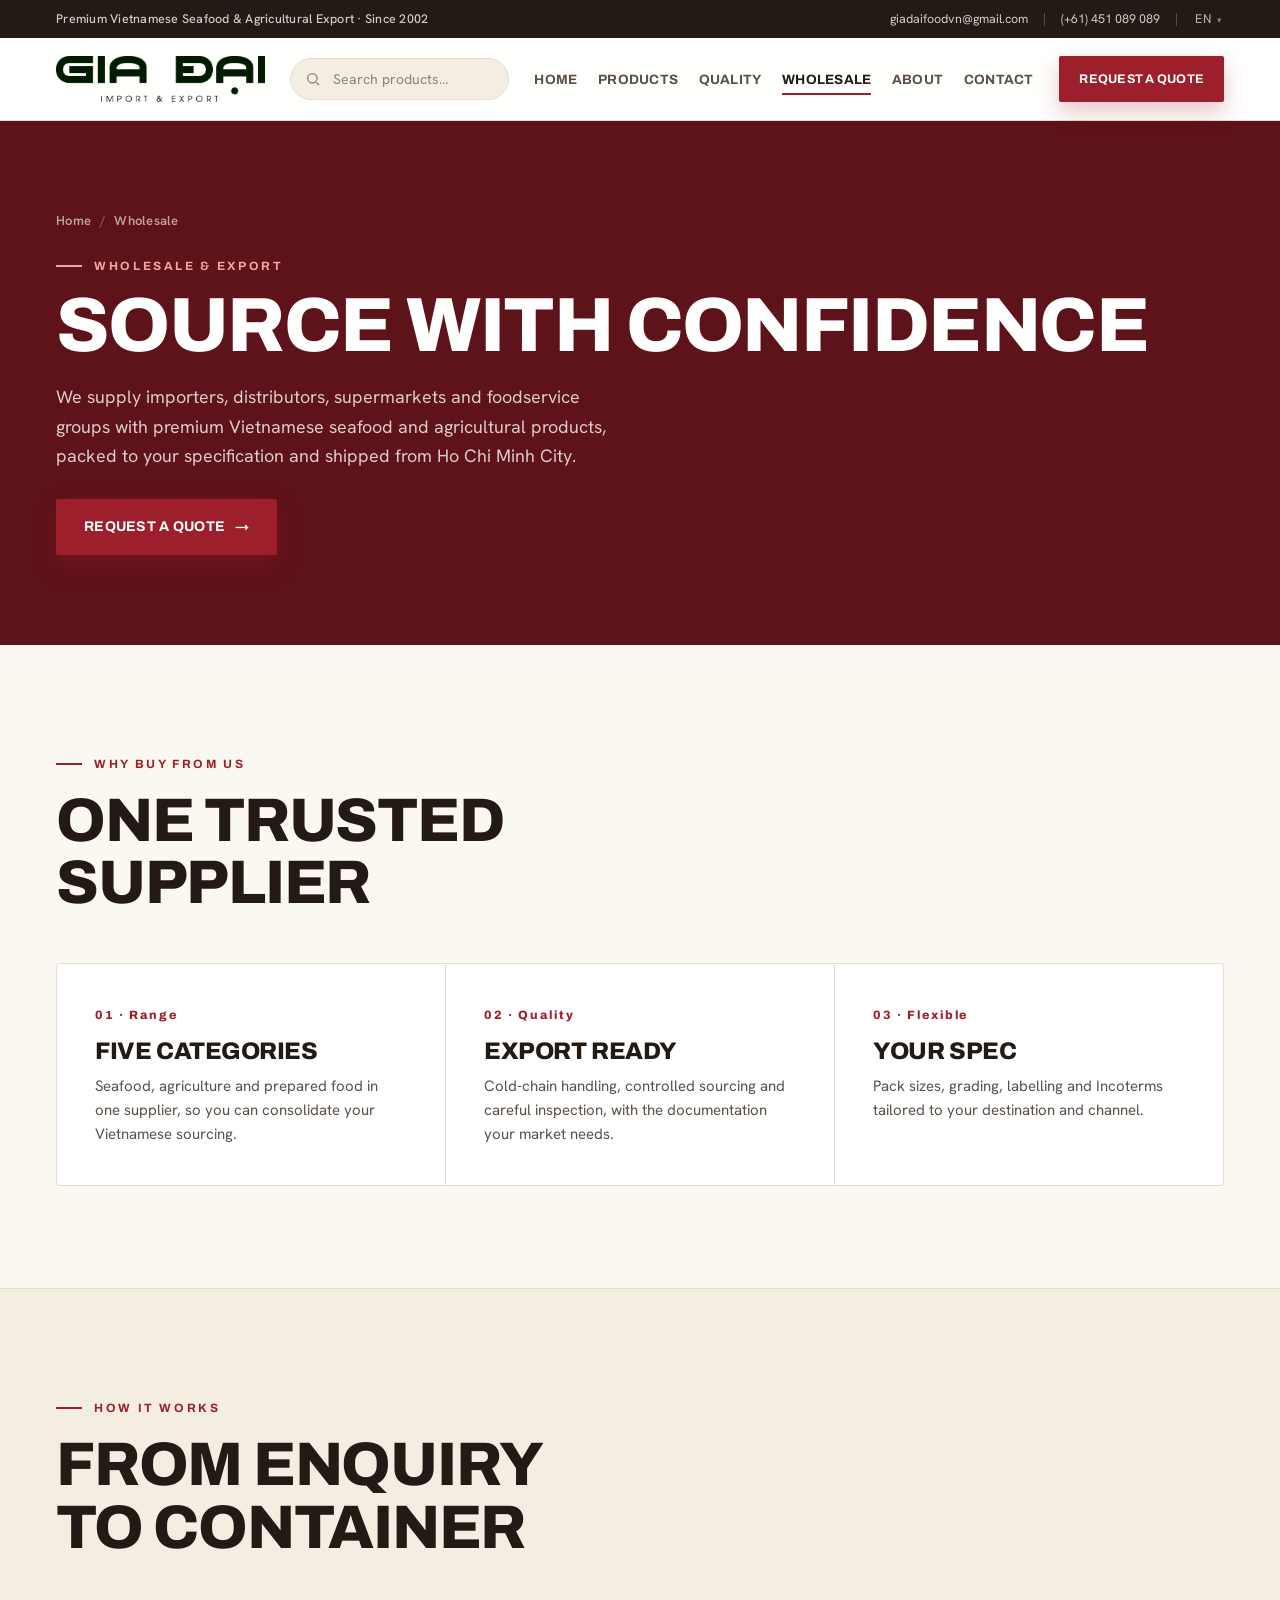
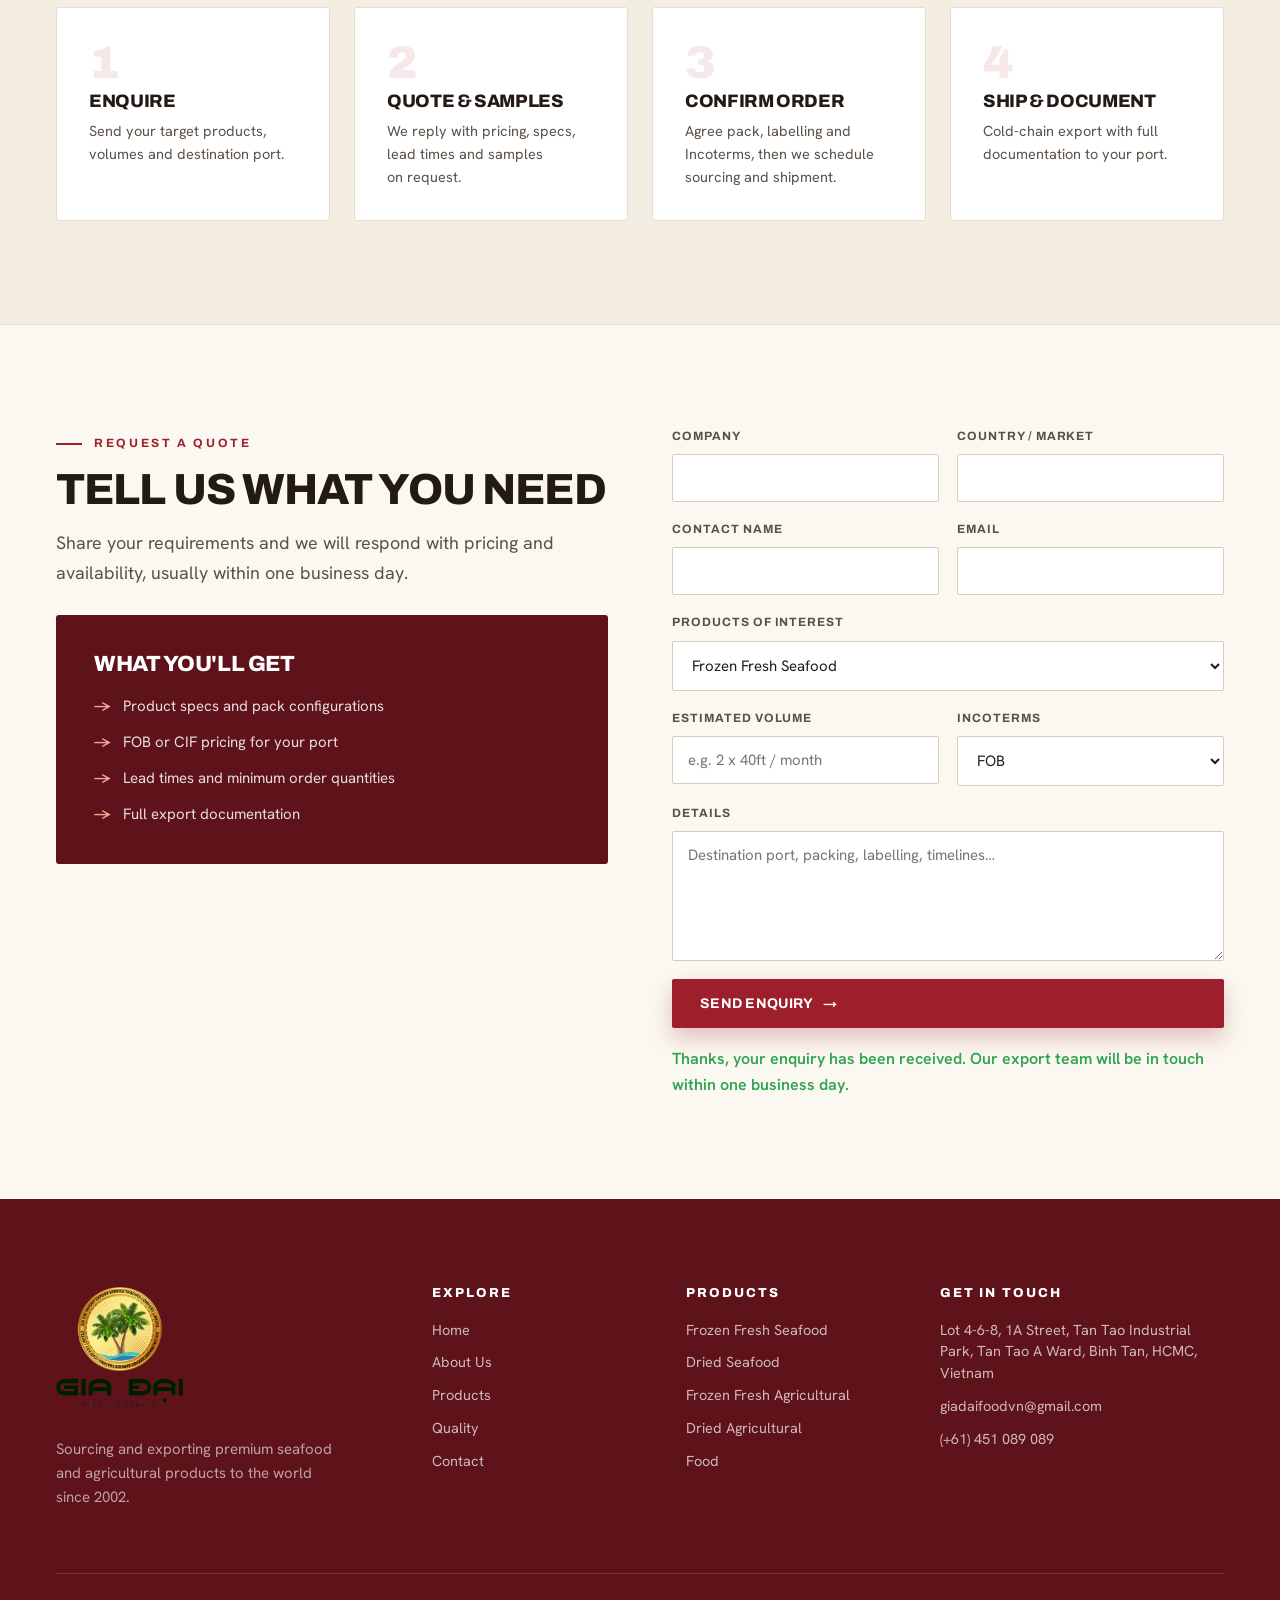
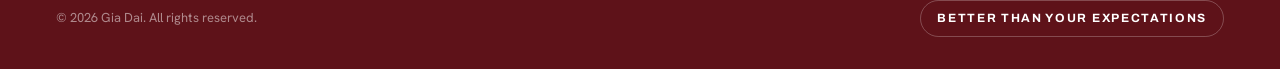
<file: wholesale.html>
<!DOCTYPE html>
<html lang="en">
<head>
<meta charset="UTF-8" />
<meta name="viewport" content="width=device-width, initial-scale=1.0" />
<title>Wholesale &amp; Export | Gia Dai Vietnamese Seafood &amp; Agriculture</title>
<meta name="description" content="Source premium Vietnamese seafood and agricultural products wholesale from Gia Dai. Request a quote and get export specs, pricing and lead times for your market." />
<link rel="stylesheet" href="styles.css" />
</head>
<body>

<!-- HEADER -->
<header class="site-header">
  <div class="topbar"><div class="wrap topbar-in">
    <span class="tb-left">Premium Vietnamese Seafood &amp; Agricultural Export · Since 2002</span>
    <span class="tb-right">
      <a href="mailto:giadaifoodvn@gmail.com">giadaifoodvn@gmail.com</a>
      <span class="div"></span><a href="tel:+61451089089">(+61) 451 089 089</a>
      <span class="div"></span><span class="lang"><a href="#" class="on">EN</a><a href="#">VI</a></span>
    </span>
  </div></div>
  <div class="wrap"><nav class="nav" id="nav">
    <a class="brand" href="index.html"><img class="brand-logo" src="giadai-wordmark.png" alt="Gia Dai Import &amp; Export" width="172" height="38" /></a>
    <form class="nav-search" role="search" action="products.html" onsubmit="return false;">
      <svg width="16" height="16" viewBox="0 0 24 24" fill="none" stroke="currentColor" stroke-width="2"><circle cx="11" cy="11" r="7"/><path d="m21 21-4.3-4.3"/></svg>
      <input type="search" placeholder="Search products…" aria-label="Search products" />
    </form>
    <ul class="nav-links">
      <li><a href="index.html">Home</a></li>
      <li><a href="products.html">Products</a></li>
      <li><a href="certifications.html">Quality</a></li>
      <li><a href="wholesale.html" class="active">Wholesale</a></li>
      <li><a href="about.html">About</a></li>
      <li><a href="contact.html">Contact</a></li>
    </ul>
    <a href="#enquire" class="btn btn-primary nav-cta btn-sm">Request a Quote</a>
    <button class="nav-toggle" id="navToggle" aria-label="Menu" aria-expanded="false"><span></span><span></span><span></span></button>
  </nav></div>
</header>

<!-- PAGE HERO -->
<section class="page-hero">
  <div class="wrap">
    <p class="crumb"><a href="index.html">Home</a><span class="sep">/</span>Wholesale</p>
    <p class="eyebrow">Wholesale &amp; Export</p>
    <h1>Source with confidence</h1>
    <p class="lead">We supply importers, distributors, supermarkets and foodservice groups with premium Vietnamese seafood and agricultural products, packed to your specification and shipped from Ho Chi Minh City.</p>
    <div style="margin-top:28px;"><a href="#enquire" class="btn btn-primary">Request a Quote <span class="arr">→</span></a></div>
  </div>
</section>

<!-- VALUE PROPS -->
<section class="section">
  <div class="wrap">
    <div class="sec-head reveal"><div><p class="eyebrow">Why buy from us</p><h2>One trusted supplier</h2></div></div>
    <div class="vals reveal">
      <div class="val"><div class="k">01 · Range</div><h3>Five categories</h3><p>Seafood, agriculture and prepared food in one supplier, so you can consolidate your Vietnamese sourcing.</p></div>
      <div class="val"><div class="k">02 · Quality</div><h3>Export ready</h3><p>Cold-chain handling, controlled sourcing and careful inspection, with the documentation your market needs.</p></div>
      <div class="val"><div class="k">03 · Flexible</div><h3>Your spec</h3><p>Pack sizes, grading, labelling and Incoterms tailored to your destination and channel.</p></div>
    </div>
  </div>
</section>

<!-- PROCESS -->
<section class="section" style="background:var(--paper-2); border-block:1px solid var(--line);">
  <div class="wrap">
    <div class="sec-head reveal"><div><p class="eyebrow">How it works</p><h2>From enquiry to container</h2></div></div>
    <div class="steps reveal">
      <div class="step"><div class="n">1</div><h4>Enquire</h4><p>Send your target products, volumes and destination port.</p></div>
      <div class="step"><div class="n">2</div><h4>Quote &amp; samples</h4><p>We reply with pricing, specs, lead times and samples on request.</p></div>
      <div class="step"><div class="n">3</div><h4>Confirm order</h4><p>Agree pack, labelling and Incoterms, then we schedule sourcing and shipment.</p></div>
      <div class="step"><div class="n">4</div><h4>Ship &amp; document</h4><p>Cold-chain export with full documentation to your port.</p></div>
    </div>
  </div>
</section>

<!-- ENQUIRY -->
<section class="section" id="enquire">
  <div class="wrap split" style="align-items:start;">
    <div class="reveal">
      <p class="eyebrow">Request a quote</p>
      <h2 class="h-md" style="margin:14px 0 16px;">Tell us what you need</h2>
      <p class="lead">Share your requirements and we will respond with pricing and availability, usually within one business day.</p>
      <div class="note-card" style="margin-top:28px;">
        <h3>What you'll get</h3>
        <ul>
          <li>Product specs and pack configurations</li>
          <li>FOB or CIF pricing for your port</li>
          <li>Lead times and minimum order quantities</li>
          <li>Full export documentation</li>
        </ul>
      </div>
    </div>
    <div class="reveal" data-d="1">
      <form class="form-grid" data-web3form novalidate>
        <input type="hidden" name="access_key" value="f969f44a-ca6b-42f2-9f60-aeadf18cfd98" />
        <input type="hidden" name="subject" value="New wholesale enquiry — Gia Dai website" />
        <input type="hidden" name="from_name" value="Gia Dai Website" />
        <input type="checkbox" name="botcheck" tabindex="-1" autocomplete="off" style="display:none;" aria-hidden="true" />
        <div class="field"><label for="company">Company</label><input id="company" name="company" type="text" required /></div>
        <div class="field"><label for="country">Country / market</label><input id="country" name="country" type="text" /></div>
        <div class="field"><label for="name">Contact name</label><input id="name" name="name" type="text" required /></div>
        <div class="field"><label for="email">Email</label><input id="email" name="email" type="email" required /></div>
        <div class="field full"><label for="product">Products of interest</label>
          <select id="product" name="product">
            <option>Frozen Fresh Seafood</option>
            <option>Dried Seafood</option>
            <option>Frozen Fresh Agricultural</option>
            <option>Dried Agricultural</option>
            <option>Food</option>
            <option>Multiple / not sure yet</option>
          </select>
        </div>
        <div class="field"><label for="volume">Estimated volume</label><input id="volume" name="volume" type="text" placeholder="e.g. 2 x 40ft / month" /></div>
        <div class="field"><label for="incoterm">Incoterms</label>
          <select id="incoterm" name="incoterm"><option>FOB</option><option>CIF</option><option>CFR</option><option>EXW</option><option>Not sure</option></select>
        </div>
        <div class="field full"><label for="msg">Details</label><textarea id="msg" name="msg" placeholder="Destination port, packing, labelling, timelines…"></textarea></div>
        <div class="field full"><button type="submit" class="btn btn-primary">Send Enquiry <span class="arr">→</span></button></div>
        <p class="field full" data-form-note hidden style="color:#2ea44f; font-weight:600;">Thanks, your enquiry has been received. Our export team will be in touch within one business day.</p>
      </form>
    </div>
  </div>
</section>

<!-- FOOTER -->
<footer class="site-footer">
  <div class="wrap">
    <div class="footer-grid">
      <div>
        <a class="footer-logo" href="index.html"><img src="giadai-full.png" alt="Gia Dai Import &amp; Export" width="150" height="142" /></a>
        <p style="color:rgba(255,255,255,.6); font-size:15px; max-width:36ch;">Sourcing and exporting premium seafood and agricultural products to the world since 2002.</p>
      </div>
      <div><h4>Explore</h4><ul><li><a href="index.html">Home</a></li><li><a href="about.html">About Us</a></li><li><a href="products.html">Products</a></li><li><a href="certifications.html">Quality</a></li><li><a href="contact.html">Contact</a></li></ul></div>
      <div><h4>Products</h4><ul><li><a href="products.html#frozen-seafood">Frozen Fresh Seafood</a></li><li><a href="products.html#dried-seafood">Dried Seafood</a></li><li><a href="products.html#frozen-agri">Frozen Fresh Agricultural</a></li><li><a href="products.html#dried-agri">Dried Agricultural</a></li><li><a href="products.html#food">Food</a></li></ul></div>
      <div><h4>Get in touch</h4><ul><li>Lot 4-6-8, 1A Street, Tan Tao Industrial Park, Tan Tao A Ward, Binh Tan, HCMC, Vietnam</li><li><a href="mailto:giadaifoodvn@gmail.com">giadaifoodvn@gmail.com</a></li><li><a href="tel:+61451089089">(+61) 451 089 089</a></li></ul></div>
    </div>
    <div class="footer-bottom"><span>© 2026 Gia Dai. All rights reserved.</span><span class="pill">Better than your expectations</span></div>
  </div>
</footer>

<script src="app.js"></script>
<script src="i18n.js"></script>
</body>
</html>
</file>
<file: styles.css>
/* ============================================================
   GIA DAI — Premium Vietnamese Seafood & Agricultural Export
   Design system · "Clean & Bold" (Direction A — Market)
   Layout restructured to the client's reference screenshots.
   ============================================================ */

@import url('https://fonts.googleapis.com/css2?family=Archivo:wght@500;600;700;800;900&family=Hanken+Grotesk:wght@400;500;600;700&display=swap');

:root{
  /* paper / ink — Cream & Dark Red */
  --paper:   #fbf8f1;   /* cream canvas */
  --paper-2: #f4eee2;   /* warm cream band */
  --paper-3: #ebe2d2;   /* deeper cream */
  --ink:     #231a15;   /* warm near-black */
  --ink-2:   #5c5046;   /* warm taupe */
  --ink-3:   #8d8275;   /* muted warm grey */
  --line:    #e7ddcd;   /* warm hairline */
  --line-2:  #d8ccb6;

  /* primary accent — dark red */
  --red:      #9e1f2c;
  --red-deep: #7d1622;
  --red-tint: #f6e7e8;
  --red-line: #e9c9cc;

  /* secondary — kept on the two-colour scheme */
  --gold:     #9e1f2c;
  --gold-2:   #7d1622;

  /* deep surface — dark red (footer, hero, page hero) */
  --navy:   #5e1219;
  --navy-2: #430d12;

  /* type */
  --display: 'Archivo', system-ui, sans-serif;
  --body:    'Hanken Grotesk', system-ui, sans-serif;

  --radius: 2px;
  --radius-lg: 2px;
  --radius-xl: 3px;
  --wrap: 1280px;
  --shadow-card: 0 14px 36px rgba(24,20,18,.08);
  --shadow-lift: 0 26px 56px rgba(24,20,18,.14);
}

*{ box-sizing:border-box; }
html{ -webkit-text-size-adjust:100%; scroll-behavior:smooth; }
body{
  margin:0; background:var(--paper); color:var(--ink);
  font-family:var(--body); font-size:16px; line-height:1.6;
  font-weight:400; -webkit-font-smoothing:antialiased; text-rendering:optimizeLegibility;
}
img{ max-width:100%; display:block; }
a{ color:inherit; text-decoration:none; }
h1,h2,h3,h4{ font-family:var(--display); font-weight:800; letter-spacing:-0.02em; line-height:1.02; margin:0; text-wrap:balance; }
p{ margin:0; text-wrap:pretty; }
:focus-visible{ outline:3px solid var(--red); outline-offset:3px; border-radius:3px; }

.wrap{ max-width:var(--wrap); margin-inline:auto; padding-inline:clamp(20px,5vw,56px); }
.section{ padding-block:clamp(56px,8vw,112px); }
.section-tight{ padding-block:clamp(40px,5vw,72px); }

/* ---------- eyebrow ---------- */
.eyebrow{ display:inline-flex; align-items:center; gap:12px; font-family:var(--display);
  font-weight:700; font-size:12px; letter-spacing:.22em; text-transform:uppercase; color:var(--red); }
.eyebrow::before{ content:""; width:26px; height:2px; background:var(--red); display:inline-block; flex:none; }
.eyebrow.no-rule::before{ display:none; }
.eyebrow.is-light{ color:#fff; }
.eyebrow.is-light::before{ background:#fff; }
.eyebrow.center{ justify-content:center; }

/* ---------- section heading helpers ---------- */
.h-xl{ font-size:clamp(40px,6vw,82px); text-transform:uppercase; line-height:.94; }
.h-lg{ font-size:clamp(32px,4.6vw,60px); text-transform:uppercase; }
.h-md{ font-size:clamp(26px,3.2vw,42px); text-transform:uppercase; }
.lead{ font-size:clamp(17px,1.4vw,20px); line-height:1.65; color:var(--ink-2); }
.measure{ max-width:56ch; }
.center{ text-align:center; }
.muted{ color:var(--ink-3); }

/* ---------- buttons ---------- */
.btn{ display:inline-flex; align-items:center; gap:10px; font-family:var(--display);
  font-weight:700; font-size:14px; letter-spacing:.02em; text-transform:uppercase;
  padding:15px 26px; border-radius:var(--radius); border:2px solid transparent; cursor:pointer;
  transition:transform .15s ease, background .2s, color .2s, border-color .2s, box-shadow .2s; white-space:nowrap; }
.btn:hover{ transform:translateY(-2px); }
.btn .arr{ transition:transform .2s; }
.btn:hover .arr{ transform:translateX(4px); }
.btn-primary{ background:var(--red); color:#fff; box-shadow:0 10px 22px rgba(158,31,44,.26); }
.btn-primary:hover{ background:var(--red-deep); box-shadow:0 14px 28px rgba(158,31,44,.3); }
.btn-dark{ background:var(--ink); color:#fff; }
.btn-dark:hover{ background:#000; }
.btn-ghost{ background:transparent; color:var(--ink); border-color:var(--line-2); }
.btn-ghost:hover{ border-color:var(--ink); }
.btn-light{ background:#fff; color:var(--ink); }
.btn-light:hover{ background:var(--paper-2); }
.btn-outline-light{ background:transparent; color:#fff; border-color:rgba(255,255,255,.4); }
.btn-outline-light:hover{ border-color:#fff; background:rgba(255,255,255,.08); }
.btn-sm{ padding:11px 18px; font-size:12.5px; }
.link-arrow{ font-family:var(--display); font-weight:700; font-size:13px; letter-spacing:.04em;
  text-transform:uppercase; color:var(--red); display:inline-flex; gap:8px; align-items:center; }
.link-arrow .arr{ transition:transform .2s; }
.link-arrow:hover .arr{ transform:translateX(4px); }

/* ---------- styled placeholders (tasteful) ---------- */
.ph{ position:relative; display:grid; place-items:center; overflow:hidden;
  background:
    linear-gradient(135deg, rgba(0,0,0,.015), transparent),
    repeating-linear-gradient(-45deg, var(--paper-2) 0 14px, var(--paper-3) 14px 28px);
  border-radius:var(--radius); }
.ph-label{ font-family:ui-monospace,'SF Mono',Menlo,monospace; font-size:11px; letter-spacing:.04em;
  color:var(--ink-3); background:rgba(255,255,255,.78); border:1px solid var(--line);
  padding:5px 11px; border-radius:100px; backdrop-filter:blur(4px); text-align:center; }
.ph.t-warm{ background:repeating-linear-gradient(-45deg,#f4e3d6 0 14px,#edd6c4 14px 28px); }
.ph.t-red{ background:repeating-linear-gradient(-45deg,#f6d9d5 0 14px,#efc7c1 14px 28px); }
.ph.t-sea{ background:repeating-linear-gradient(-45deg,#dbe6ec 0 14px,#cad9e2 14px 28px); }
.ph.t-green{ background:repeating-linear-gradient(-45deg,#e0e8d6 0 14px,#d2ddc3 14px 28px); }
.ph.t-amber{ background:repeating-linear-gradient(-45deg,#f6e8c8 0 14px,#efddb4 14px 28px); }
.ph.dark{ background:repeating-linear-gradient(-45deg,#3a1416 0 16px,#2a0e10 16px 32px); }
.ph.dark .ph-label{ background:rgba(0,0,0,.34); border-color:rgba(255,255,255,.18); color:rgba(255,255,255,.82); }

/* ============================================================
   HEADER  (logo · search · nav · CTA)
   ============================================================ */
.site-header{ position:sticky; top:0; z-index:100; background:rgba(255,255,255,.94);
  backdrop-filter:blur(14px) saturate(150%); border-bottom:1px solid var(--line); }
.topbar{ background:var(--ink); color:rgba(255,255,255,.78); font-size:12.5px; }
.topbar-in{ display:flex; align-items:center; justify-content:space-between; height:38px; }
.topbar a{ color:rgba(255,255,255,.78); }
.topbar a:hover{ color:#fff; }
.tb-left{ font-weight:500; letter-spacing:.02em; }
.tb-right{ display:flex; align-items:center; gap:16px; }
.tb-right .div{ width:1px; height:13px; background:rgba(255,255,255,.22); }
.lang{ display:inline-flex; gap:8px; }
.lang a{ font-weight:700; opacity:.55; }
.lang a.on{ opacity:1; color:#fff; }
@media(max-width:760px){ .tb-left{ display:none; } }

.nav{ display:flex; align-items:center; gap:clamp(16px,2vw,30px); height:82px; }
.brand{ display:flex; align-items:center; gap:13px; flex:none; }
.brand-mark{ width:44px; height:44px; border-radius:3px; display:grid; place-items:center;
  background:var(--red); color:#fff; flex:none;
  box-shadow:0 6px 16px rgba(158,31,44,.3); }
.brand-mark svg{ width:26px; height:26px; stroke-width:2; }
.brand-name{ display:block; font-family:var(--display); font-weight:900; font-size:21px; letter-spacing:.02em; line-height:1; }
.brand-sub{ display:block; font-size:10.5px; letter-spacing:.14em; text-transform:uppercase; color:var(--ink-3); font-weight:600; margin-top:4px; }
/* real client logo — wordmark in header */
.brand-logo{ height:46px; width:auto; display:block; }
@media(max-width:480px){ .brand-logo{ height:36px; } }
/* full logo blended onto the dark footer (knocked out to white) */
.footer-logo{ display:inline-block; line-height:0; margin-bottom:22px; }
.footer-logo img{ height:120px; width:auto; display:block;  }

/* search */
.nav-search{ flex:1; max-width:360px; margin-inline:auto; position:relative; }
.nav-search input{ width:100%; font-family:var(--body); font-size:14px; color:var(--ink);
  background:var(--paper-2); border:1px solid var(--line); border-radius:100px;
  padding:11px 18px 11px 42px; transition:border-color .2s, background .2s; }
.nav-search input::placeholder{ color:var(--ink-3); }
.nav-search input:focus{ outline:none; border-color:var(--line-2); background:#fff; }
.nav-search svg{ position:absolute; left:15px; top:50%; transform:translateY(-50%); color:var(--ink-3); }

.nav-links{ display:flex; align-items:center; gap:clamp(16px,1.6vw,24px); list-style:none; margin:0; padding:0; flex:none; }
.nav-links a{ font-family:var(--display); font-weight:700; font-size:13.5px; letter-spacing:.02em;
  text-transform:uppercase; color:var(--ink-2); position:relative; padding-block:6px; transition:color .15s; }
.nav-links a:hover{ color:var(--ink); }
.nav-links a.active{ color:var(--ink); }
.nav-links a.active::after{ content:""; position:absolute; left:0; right:0; bottom:-2px; height:2px; background:var(--red); }
.nav-cta{ flex:none; }
.nav-toggle{ display:none; width:44px; height:44px; border:1px solid var(--line); background:#fff;
  border-radius:var(--radius); cursor:pointer; flex-direction:column; gap:5px; align-items:center; justify-content:center; }
.nav-toggle span{ width:18px; height:2px; background:var(--ink); display:block; }

@media(max-width:1100px){ .nav-search{ display:none; } }
@media(max-width:1040px){
  .nav-links, .nav-cta{ display:none; }
  .nav-toggle{ display:flex; }
  .nav{ justify-content:space-between; }
  .nav.open .nav-links{ display:flex; position:absolute; left:0; right:0; top:100%; flex-direction:column;
    align-items:flex-start; gap:0; background:#fff; border-bottom:1px solid var(--line); padding:8px 0; z-index:99; }
  .nav.open .nav-links li{ width:100%; }
  .nav.open .nav-links a{ display:block; padding:14px clamp(20px,5vw,56px); width:100%; }
  .nav.open .nav-cta{ display:flex; padding:14px clamp(20px,5vw,56px); }
}

/* ============================================================
   HERO  (full-bleed photo · bold overlay · carousel)
   ============================================================ */
.hero{ position:relative; overflow:hidden; background:var(--navy); }
.hero-track{ position:absolute; inset:0; z-index:0; }
.hero-slide{ position:absolute; inset:0; opacity:0; transition:opacity .9s ease; }
.hero-slide.on{ opacity:1; }
.hero-slide .ph{ position:absolute; inset:0; border-radius:0; }
.hero::after{ content:""; position:absolute; inset:0; z-index:1; pointer-events:none;
  background:linear-gradient(180deg, rgba(38,13,15,.46) 0%, rgba(38,13,15,.3) 38%, rgba(38,13,15,.8) 100%); }
.hero-inner{ position:relative; z-index:3; min-height:min(78vh,720px); display:flex; flex-direction:column;
  align-items:center; justify-content:center; text-align:center; padding-block:clamp(72px,11vw,140px); }
.hero .eyebrow{ color:#f4ddc8; } .hero .eyebrow::before{ background:#f0a79d; }
.hero h1{ color:#fff; font-size:clamp(44px,8vw,118px); font-weight:900; text-transform:uppercase;
  line-height:.86; letter-spacing:-0.035em; margin-top:22px; text-shadow:0 4px 30px rgba(0,0,0,.35); }
.hero h1 em{ font-style:normal; color:#f0a79d; }
.hero-sub{ margin-top:8px; font-family:var(--display); font-weight:700; color:rgba(255,255,255,.86);
  font-size:clamp(14px,1.6vw,18px); letter-spacing:.28em; text-transform:uppercase; }
.hero-lead{ color:rgba(255,255,255,.86); margin-top:24px; max-width:54ch; font-size:clamp(16px,1.3vw,19px); }
.hero-actions{ display:flex; gap:13px; flex-wrap:wrap; justify-content:center; margin-top:34px; }
.hero-arrows{ position:absolute; right:clamp(16px,4vw,40px); bottom:clamp(20px,4vw,40px); z-index:4; display:flex; gap:10px; }
.hero-arrows button{ width:48px; height:48px; border-radius:50%; border:1.5px solid rgba(255,255,255,.55);
  background:rgba(0,0,0,.18); color:#fff; cursor:pointer; display:grid; place-items:center; font-size:20px;
  backdrop-filter:blur(6px); transition:.2s; }
.hero-arrows button:hover{ background:#fff; color:var(--ink); border-color:#fff; }
.hero-dots{ position:absolute; left:50%; transform:translateX(-50%); bottom:clamp(20px,4vw,40px); z-index:4; display:flex; gap:9px; }
.hero-dots button{ width:9px; height:9px; border-radius:50%; border:0; background:rgba(255,255,255,.4); cursor:pointer; transition:.2s; padding:0; }
.hero-dots button.on{ background:#fff; width:26px; border-radius:5px; }

/* ============================================================
   ABOUT SPLIT  (facility photo + est. badge · copy + feature cards)
   ============================================================ */
.about-split{ display:grid; grid-template-columns:1fr 1.05fr; gap:clamp(36px,5vw,76px); align-items:center; }
.about-media{ position:relative; }
.about-media .ph{ aspect-ratio:4/3.5; border:1px solid var(--line); border-radius:var(--radius-xl); }
.est-badge{ position:absolute; right:-14px; bottom:-14px; background:var(--red); color:#fff;
  border-radius:var(--radius-lg); padding:18px 26px; text-align:center; box-shadow:var(--shadow-lift); }
.est-badge .y{ font-family:var(--display); font-weight:900; font-size:30px; line-height:1; }
.est-badge .l{ font-size:10px; letter-spacing:.18em; text-transform:uppercase; margin-top:6px; opacity:.9; }
.about-copy h2{ font-size:clamp(28px,3.4vw,46px); text-transform:uppercase; margin:14px 0 16px; }
.about-feats{ display:grid; gap:14px; margin-top:28px; }
.feat-card{ display:grid; grid-template-columns:auto 1fr; gap:16px; align-items:start;
  background:#fff; border:1px solid var(--line); border-left:3px solid var(--red);
  border-radius:var(--radius-lg); padding:18px 20px; transition:transform .2s, box-shadow .2s; }
.feat-card:hover{ transform:translateX(4px); box-shadow:var(--shadow-card); }
.feat-ico{ color:var(--red); display:grid; place-items:center; flex:none; padding-top:3px; }
.feat-ico svg{ width:30px; height:30px; stroke-width:1.5; }
.feat-card h4{ font-size:16px; text-transform:uppercase; margin-bottom:4px; }
.feat-card p{ font-size:14.5px; color:var(--ink-2); }
@media(max-width:880px){ .about-split{ grid-template-columns:1fr; } .est-badge{ right:18px; } }

/* ============================================================
   FEATURE TRIO  (image-topped category cards)
   ============================================================ */
.trio{ display:grid; grid-template-columns:repeat(3,1fr); gap:clamp(16px,2vw,26px); }
.trio-card{ background:#fff; border:1px solid var(--line); border-radius:var(--radius-xl); overflow:hidden;
  transition:transform .25s, box-shadow .25s; display:flex; flex-direction:column; }
.trio-card:hover{ transform:translateY(-6px); box-shadow:var(--shadow-lift); }
.trio-card .ph{ aspect-ratio:16/10; border-radius:0; }
.trio-card .body{ padding:22px 24px 26px; }
.trio-card .k{ font-family:var(--display); font-weight:800; font-size:11.5px; letter-spacing:.16em; text-transform:uppercase; color:var(--red); }
.trio-card h3{ font-size:23px; text-transform:uppercase; margin:8px 0 10px; }
.trio-card p{ font-size:14.5px; color:var(--ink-2); }
@media(max-width:820px){ .trio{ grid-template-columns:1fr; max-width:460px; margin-inline:auto; } }

/* ============================================================
   PORTFOLIO  (big gradient category cards, numbered)
   ============================================================ */
.sec-head{ display:flex; justify-content:space-between; align-items:flex-end; gap:30px; flex-wrap:wrap; margin-bottom:clamp(28px,4vw,48px); }
.sec-head h2{ font-size:clamp(34px,4.8vw,64px); text-transform:uppercase; max-width:16ch; margin-top:16px; }

.portfolio{ display:grid; grid-template-columns:repeat(3,1fr); gap:clamp(14px,1.6vw,22px); }
.pf-card{ position:relative; display:block; color:#fff; border-radius:var(--radius-xl); overflow:hidden;
  isolation:isolate; min-height:clamp(300px,32vw,420px); }
.pf-card .ph{ position:absolute; inset:0; border-radius:0; }
.pf-card::after{ content:""; position:absolute; inset:0; z-index:1;
  background:linear-gradient(180deg, rgba(70,16,20,.18) 22%, rgba(50,10,14,.94) 100%); transition:background .35s; }
.pf-card:hover::after{ background:linear-gradient(180deg, rgba(158,31,44,.28) 0%, rgba(94,18,25,.95) 100%); }
.pf-tag{ position:absolute; z-index:2; top:20px; left:20px; background:rgba(255,255,255,.92); color:var(--ink);
  font-family:ui-monospace,monospace; font-size:12px; padding:7px 14px; border-radius:100px; display:flex; gap:8px; align-items:center; }
.pf-tag::before{ content:""; width:7px; height:7px; border-radius:50%; background:var(--red); }
.pf-foot{ position:absolute; z-index:2; left:0; right:0; bottom:0; padding:24px; display:flex; align-items:flex-end; justify-content:space-between; gap:14px; }
.pf-foot .num{ font-family:var(--display); font-weight:800; font-size:13px; color:rgba(255,255,255,.66); letter-spacing:.08em; }
.pf-foot h3{ color:#fff; font-size:clamp(22px,2.4vw,30px); text-transform:uppercase; line-height:.98; margin-top:6px; }
.pf-foot .go{ width:44px; height:44px; border-radius:50%; border:1.5px solid rgba(255,255,255,.55); display:grid; place-items:center; flex:none; font-size:18px; transition:.2s; }
.pf-card:hover .pf-foot .go{ background:#fff; color:var(--red); border-color:#fff; }
@media(max-width:880px){ .portfolio{ grid-template-columns:1fr 1fr; } }
@media(max-width:520px){ .portfolio{ grid-template-columns:1fr; } }

/* ============================================================
   PRODUCTS GRID  (featured / catalogue cards)
   ============================================================ */
.prod-grid{ display:grid; grid-template-columns:repeat(4,1fr); gap:clamp(14px,1.6vw,20px); }
.prod-card{ background:#fff; border:1px solid var(--line); border-radius:var(--radius-lg); overflow:hidden;
  display:flex; flex-direction:column; transition:transform .2s, box-shadow .2s, border-color .2s; }
.prod-card:hover{ transform:translateY(-5px); box-shadow:var(--shadow-card); border-color:var(--line-2); }
.prod-thumb{ position:relative; aspect-ratio:1/1; border-bottom:1px solid var(--line); }
.prod-thumb .ico{ position:absolute; inset:0; display:grid; place-items:center; font-size:clamp(40px,5vw,64px); }
.prod-badge{ position:absolute; top:12px; left:12px; background:var(--ink); color:#fff; font-family:var(--display);
  font-weight:800; font-size:10.5px; letter-spacing:.1em; text-transform:uppercase; padding:6px 11px; border-radius:var(--radius); }
.prod-card .body{ padding:16px 18px 18px; display:flex; flex-direction:column; flex:1; }
.prod-card .cat{ font-family:var(--display); font-weight:700; font-size:11px; letter-spacing:.1em; text-transform:uppercase; color:var(--ink-3); }
.prod-card h3{ font-size:17px; text-transform:uppercase; margin:6px 0 3px; }
.prod-card .sub{ font-size:13.5px; color:var(--ink-3); }
.prod-foot{ display:flex; align-items:center; justify-content:space-between; gap:10px;
  margin-top:16px; padding-top:14px; border-top:1px solid var(--line); }
.stock{ display:inline-flex; align-items:center; gap:7px; font-size:12.5px; font-weight:600; color:var(--ink-2); }
.stock::before{ content:""; width:8px; height:8px; border-radius:50%; background:var(--ink); box-shadow:0 0 0 3px rgba(94,18,25,.12); }
@media(max-width:980px){ .prod-grid{ grid-template-columns:repeat(2,1fr); } }
@media(max-width:460px){ .prod-grid{ grid-template-columns:1fr; } }

/* ============================================================
   BRANDS CAROUSEL
   ============================================================ */
.brands{ background:var(--paper-2); border-block:1px solid var(--line); }
.brands .head{ text-align:center; margin-bottom:clamp(30px,4vw,46px); }
.brands .head h2{ font-size:clamp(28px,3.4vw,46px); text-transform:uppercase; margin-top:12px; }
.brands-rail{ display:flex; align-items:center; gap:14px; }
.brands-viewport{ overflow:hidden; flex:1; }
.brands-track{ display:flex; gap:14px; transition:transform .5s cubic-bezier(.2,.7,.3,1); }
.brand-cell{ flex:0 0 calc((100% - 4*14px)/5); aspect-ratio:16/8; background:#fff; border:1px solid var(--line);
  border-radius:var(--radius-lg); display:grid; place-items:center; transition:.2s; }
.brand-cell:hover{ border-color:var(--red); transform:translateY(-3px); box-shadow:var(--shadow-card); }
.brand-cell .bn{ font-family:var(--display); font-weight:900; font-size:clamp(14px,1.4vw,18px); letter-spacing:.02em; color:var(--ink-2); text-transform:uppercase; }
.brand-cell:hover .bn{ color:var(--red); }
.rail-btn{ width:46px; height:46px; flex:none; border-radius:50%; border:1.5px solid var(--line-2); background:#fff;
  color:var(--ink); cursor:pointer; display:grid; place-items:center; font-size:18px; transition:.2s; }
.rail-btn:hover{ background:var(--red); color:#fff; border-color:var(--red); }
@media(max-width:880px){ .brand-cell{ flex-basis:calc((100% - 2*14px)/3); } }
@media(max-width:520px){ .brand-cell{ flex-basis:calc((100% - 14px)/2); } }

/* ============================================================
   DUO BANNER  (catalogue dark · partner gold)
   ============================================================ */
.duo{ display:grid; grid-template-columns:1fr 1fr; }
.duo-panel{ padding:clamp(32px,4.5vw,60px); display:grid; grid-template-columns:auto 1fr; gap:clamp(20px,2.5vw,34px); align-items:center; }

/* magazine-style catalogue cover */
.cat-cover{ aspect-ratio:3/4; background:var(--paper); border-radius:var(--radius);
  display:flex; flex-direction:column; align-items:center; justify-content:space-between;
  padding:clamp(14px,1.4vw,20px) clamp(10px,1vw,14px); text-align:center; position:relative;
  overflow:hidden; box-shadow:0 16px 34px rgba(0,0,0,.32); }
.cat-cover::before{ content:""; position:absolute; inset:7px; border:1px solid var(--red-line); pointer-events:none; }
.cat-cover .cc-kick{ position:relative; font-family:var(--display); font-weight:800;
  font-size:clamp(7px,.62vw,9px); letter-spacing:.2em; text-transform:uppercase; color:var(--red); }
.cat-cover img{ position:relative; width:84%; height:auto; }
.cat-cover .cc-year{ position:relative; font-family:var(--display); font-weight:900;
  font-size:clamp(12px,1.1vw,16px); letter-spacing:.12em; color:var(--ink); }
.duo-dark{ background:var(--ink); color:#fff; }
.duo-red{ background:var(--red); color:#fff; }
.duo-panel .vis{ width:clamp(96px,11vw,150px); }
.duo-panel .vis .ph{ aspect-ratio:3/4; border-radius:var(--radius); border:1px solid rgba(255,255,255,.18); }
.duo-red .vis{ color:#fff; display:grid; place-items:center; }
.duo-red .vis svg{ width:clamp(56px,8vw,92px); height:auto; stroke-width:1.4; }
.duo-dark .vis svg{ width:clamp(56px,8vw,92px); height:auto; color:#fff; stroke-width:1.4; }
.duo-panel h3{ font-size:clamp(24px,2.6vw,34px); text-transform:uppercase; line-height:1; }
.duo-dark h3, .duo-red h3{ color:#fff; }
.duo-panel p{ margin:14px 0 22px; font-size:15px; max-width:34ch; }
.duo-dark p{ color:rgba(255,255,255,.78); }
.duo-red p{ color:rgba(255,255,255,.85); }
@media(max-width:820px){ .duo{ grid-template-columns:1fr; } }
@media(max-width:480px){ .duo-panel{ grid-template-columns:1fr; text-align:left; } }

/* ============================================================
   CONTACT CTA  (copy + contact card)
   ============================================================ */
.contact-cta{ background:var(--paper-2); }
.contact-cta .wrap{ display:grid; grid-template-columns:1.2fr .8fr; gap:clamp(32px,5vw,72px); align-items:center; }
.contact-cta h2{ font-size:clamp(32px,4.4vw,58px); text-transform:uppercase; margin:16px 0 18px; max-width:14ch; }
.contact-cta .actions{ display:flex; gap:13px; flex-wrap:wrap; margin-top:28px; }
.contact-card{ position:relative; background:linear-gradient(160deg,var(--navy) 0%,var(--navy-2) 100%); color:#fff;
  border:1px solid rgba(255,255,255,.08); border-radius:var(--radius-xl); border-top:3px solid var(--red);
  padding:clamp(30px,3vw,42px); display:grid; gap:0; box-shadow:var(--shadow-lift); overflow:hidden; }
.contact-card .cc-head{ margin-bottom:26px; }
.contact-card .row{ padding:18px 0; border-top:1px solid rgba(255,255,255,.1); }
.contact-card .row:first-of-type{ border-top:0; padding-top:0; }
.contact-card .row:last-of-type{ padding-bottom:0; }
.contact-card .row .kk{ font-family:var(--display); font-weight:700; font-size:11px; letter-spacing:.18em; text-transform:uppercase; color:#f0a79d; }
.contact-card .row .vv{ font-size:19px; font-weight:600; margin-top:8px; display:block; line-height:1.45; color:#fff; }
.contact-card .row .vv a{ transition:color .2s ease; }
.contact-card .row .vv a:hover{ color:#f4ddc8; }
@media(max-width:820px){ .contact-cta .wrap{ grid-template-columns:1fr; } }

/* ============================================================
   RED CTA BAND  (inner pages)
   ============================================================ */
.cta-red{ background:var(--red); color:#fff; text-align:center; }
.cta-red h2{ color:#fff; font-size:clamp(32px,4.6vw,62px); text-transform:uppercase; max-width:18ch; margin:14px auto 0; }
.cta-red p{ color:rgba(255,255,255,.88); margin:16px auto 0; max-width:46ch; }
.cta-red .actions{ display:flex; gap:13px; justify-content:center; flex-wrap:wrap; margin-top:30px; }

/* ============================================================
   PAGE HERO  (inner pages)
   ============================================================ */
.page-hero{ background:var(--navy); color:#fff; position:relative; overflow:hidden; padding-block:clamp(52px,7vw,96px); }
.page-hero::before{ content:""; position:absolute; inset:0; opacity:.5;
  background-image:radial-gradient(rgba(255,255,255,.06) 1.3px, transparent 1.3px); background-size:26px 26px; }
.page-hero .wrap{ position:relative; }
.crumb{ font-size:13px; color:rgba(255,255,255,.6); font-weight:600; letter-spacing:.02em; margin-bottom:18px; }
.crumb a:hover{ color:#fff; }
.crumb .sep{ margin-inline:9px; color:rgba(255,255,255,.3); }
.page-hero .eyebrow{ color:#f0a79d; } .page-hero .eyebrow::before{ background:#f0a79d; }
.page-hero h1{ color:#fff; font-size:clamp(40px,6vw,82px); text-transform:uppercase; line-height:.94; margin-top:14px; }
.page-hero .lead{ color:rgba(255,255,255,.78); margin-top:20px; max-width:58ch; }

/* ============================================================
   PROSE / GENERIC CONTENT
   ============================================================ */
.split{ display:grid; grid-template-columns:1fr 1fr; gap:clamp(36px,5vw,76px); align-items:center; }
.split.media-right{ direction:ltr; }
.split .ph{ aspect-ratio:5/4; border:1px solid var(--line); border-radius:var(--radius-xl); }
.split h2{ font-size:clamp(28px,3.4vw,46px); text-transform:uppercase; margin:14px 0 16px; }
.split p + p{ margin-top:14px; }
@media(max-width:880px){ .split{ grid-template-columns:1fr; } }

.stat-row{ display:grid; grid-template-columns:repeat(4,1fr); gap:1px; background:var(--line); border:1px solid var(--line); border-radius:var(--radius-xl); overflow:hidden; }
.stat-cell{ background:#fff; padding:clamp(24px,3vw,40px); }
.stat-cell .num{ font-family:var(--display); font-weight:900; font-size:clamp(34px,4vw,52px); line-height:1; letter-spacing:-.03em; }
.stat-cell .num span{ color:var(--red); }
.stat-cell .lbl{ font-size:12.5px; color:var(--ink-3); margin-top:10px; font-weight:600; letter-spacing:.08em; text-transform:uppercase; }
@media(max-width:820px){ .stat-row{ grid-template-columns:1fr 1fr; } }

.timeline{ display:grid; gap:1px; background:var(--line); border:1px solid var(--line); border-radius:var(--radius-xl); overflow:hidden; }
.tl-row{ background:#fff; padding:clamp(22px,2.6vw,34px); display:grid; grid-template-columns:160px 1fr; gap:clamp(20px,3vw,40px); align-items:start; }
.tl-row .yr{ font-family:var(--display); font-weight:900; font-size:clamp(24px,2.4vw,32px); color:var(--red); }
.tl-row h4{ font-size:18px; text-transform:uppercase; margin-bottom:6px; }
.tl-row p{ color:var(--ink-2); font-size:15px; }
@media(max-width:620px){ .tl-row{ grid-template-columns:1fr; gap:8px; } }

/* value props (3-up bordered) */
.vals{ display:grid; grid-template-columns:repeat(3,1fr); gap:1px; background:var(--line); border:1px solid var(--line); border-radius:var(--radius-xl); overflow:hidden; }
.val{ background:#fff; padding:clamp(28px,3vw,44px); border-top:3px solid transparent; transition:border-color .25s; }
.val:hover{ border-top-color:var(--red); }
.val .k{ font-family:var(--display); font-weight:800; font-size:12px; letter-spacing:.16em; color:var(--red); }
.val h3{ font-size:24px; text-transform:uppercase; margin:14px 0 11px; }
.val p{ color:var(--ink-2); font-size:15px; }
@media(max-width:820px){ .vals{ grid-template-columns:1fr; } }

/* steps (numbered process) */
.steps{ display:grid; grid-template-columns:repeat(4,1fr); gap:clamp(16px,2vw,24px); counter-reset:step; }
.step{ background:#fff; border:1px solid var(--line); border-radius:var(--radius-xl); padding:clamp(24px,2.6vw,32px); position:relative; }
.step .n{ font-family:var(--display); font-weight:900; font-size:46px; color:var(--red-tint); line-height:1; }
.step h4{ font-size:18px; text-transform:uppercase; margin:6px 0 8px; }
.step p{ font-size:14.5px; color:var(--ink-2); }
@media(max-width:900px){ .steps{ grid-template-columns:1fr 1fr; } }
@media(max-width:480px){ .steps{ grid-template-columns:1fr; } }

/* category section blocks (products page) */
.cat-block{ scroll-margin-top:120px; }
.cat-block + .cat-block{ margin-top:clamp(48px,6vw,84px); }
.cat-block .head{ display:flex; align-items:baseline; gap:16px; flex-wrap:wrap; padding-bottom:18px; margin-bottom:26px; border-bottom:2px solid var(--ink); }
.cat-block .head .ix{ font-family:var(--display); font-weight:900; font-size:clamp(24px,2.6vw,34px); color:var(--red); }
.cat-block .head h2{ font-size:clamp(24px,2.8vw,38px); text-transform:uppercase; }
.cat-block .head .count{ margin-left:auto; font-size:13px; color:var(--ink-3); font-weight:600; }

/* category chips (products page nav) */
.chips{ display:flex; flex-wrap:wrap; gap:10px; }
.chip{ font-family:var(--display); font-weight:700; font-size:12.5px; letter-spacing:.04em; text-transform:uppercase;
  padding:9px 16px; border:1px solid var(--line-2); border-radius:100px; color:var(--ink-2); transition:.2s; }
.chip:hover{ background:var(--ink); color:#fff; border-color:var(--ink); }

/* brands grid (brands page) */
.bgrid{ display:grid; grid-template-columns:repeat(4,1fr); gap:clamp(14px,1.8vw,22px); }
.bgrid-card{ background:#fff; border:1px solid var(--line); border-radius:var(--radius-xl); overflow:hidden; transition:transform .2s, box-shadow .2s; }
.bgrid-card:hover{ transform:translateY(-5px); box-shadow:var(--shadow-card); }
.bgrid-logo{ aspect-ratio:16/9; display:grid; place-items:center; border-bottom:1px solid var(--line); background:var(--paper-2); }
.bgrid-logo .bn{ font-family:var(--display); font-weight:900; font-size:clamp(18px,2vw,26px); text-transform:uppercase; color:var(--ink); }
.bgrid-card .body{ padding:18px 20px 20px; }
.bgrid-card .body .tag{ font-family:var(--display); font-weight:700; font-size:11px; letter-spacing:.1em; text-transform:uppercase; color:var(--red); }
.bgrid-card .body p{ font-size:14px; color:var(--ink-2); margin-top:8px; }
@media(max-width:900px){ .bgrid{ grid-template-columns:1fr 1fr; } }
@media(max-width:460px){ .bgrid{ grid-template-columns:1fr; } }

/* form (contact / wholesale) */
.form-grid{ display:grid; grid-template-columns:1fr 1fr; gap:18px; }
.field{ display:flex; flex-direction:column; gap:8px; }
.field.full{ grid-column:1/-1; }
.field label{ font-family:var(--display); font-weight:700; font-size:12px; letter-spacing:.08em; text-transform:uppercase; color:var(--ink-2); }
.field input, .field select, .field textarea{ font-family:var(--body); font-size:15px; color:var(--ink);
  background:#fff; border:1px solid var(--line-2); border-radius:var(--radius); padding:13px 15px; transition:border-color .2s, box-shadow .2s; }
.field input:focus, .field select:focus, .field textarea:focus{ outline:none; border-color:var(--red); box-shadow:0 0 0 3px var(--red-tint); }
.field textarea{ resize:vertical; min-height:130px; }
@media(max-width:620px){ .form-grid{ grid-template-columns:1fr; } }

.info-list{ display:grid; gap:22px; }
.info-list .row .kk{ font-family:var(--display); font-weight:700; font-size:11px; letter-spacing:.16em; text-transform:uppercase; color:var(--red); }
.info-list .row .vv{ font-size:17px; margin-top:6px; display:block; line-height:1.5; }
.info-list .row .vv a:hover{ color:var(--red); }

.note-card{ background:var(--navy); color:#fff; border-radius:var(--radius-xl); padding:clamp(26px,3vw,38px); }
.note-card h3{ color:#fff; font-size:22px; text-transform:uppercase; margin-bottom:12px; }
.note-card p{ color:rgba(255,255,255,.78); font-size:15px; }
.note-card ul{ list-style:none; margin:18px 0 0; padding:0; display:grid; gap:12px; }
.note-card li{ display:grid; grid-template-columns:auto 1fr; gap:12px; font-size:15px; color:rgba(255,255,255,.86); }
.note-card li::before{ content:"→"; color:#f0a79d; font-weight:700; }

/* ============================================================
   FOOTER
   ============================================================ */
.site-footer{ background:var(--navy); color:rgba(255,255,255,.7); padding-block:clamp(56px,7vw,88px) 32px; }
.site-footer .brand-sub{ color:rgba(255,255,255,.55); }
.site-footer .brand-name{ color:#fff; }
.footer-grid{ display:grid; grid-template-columns:1.6fr 1fr 1fr 1.4fr; gap:clamp(28px,4vw,56px); }
.site-footer h4{ font-size:13px; letter-spacing:.16em; text-transform:uppercase; color:#fff; margin-bottom:18px; }
.site-footer ul{ list-style:none; margin:0; padding:0; display:grid; gap:11px; }
.site-footer ul a{ color:rgba(255,255,255,.7); font-size:14.5px; }
.site-footer ul a:hover{ color:#fff; }
.site-footer ul li{ font-size:14.5px; line-height:1.5; }
.footer-bottom{ display:flex; justify-content:space-between; align-items:center; gap:20px; flex-wrap:wrap;
  margin-top:clamp(40px,5vw,64px); padding-top:26px; border-top:1px solid rgba(255,255,255,.14);
  font-size:13px; color:rgba(255,255,255,.5); }
.footer-bottom .pill{ font-family:var(--display); font-weight:700; font-size:12px; letter-spacing:.14em;
  text-transform:uppercase; color:#fff; border:1px solid rgba(255,255,255,.24); padding:8px 16px; border-radius:100px; }
@media(max-width:820px){ .footer-grid{ grid-template-columns:1fr 1fr; } }
@media(max-width:520px){ .footer-grid{ grid-template-columns:1fr; } }

/* ============================================================
   PHOTOS  (real imagery dropped into .ph slots)
   ============================================================ */
.ph.real{ background-size:cover; background-position:center; background-repeat:no-repeat;
  transition:transform .7s cubic-bezier(.2,.7,.3,1); }
.ph.real .ph-label{ display:none; }
.pf-card:hover .ph.real{ transform:scale(1.07); }
.trio-card:hover .ph.real{ transform:scale(1.05); }
.prod-card:hover .prod-thumb .ph.real{ transform:scale(1.06); }
.prod-thumb{ overflow:hidden; }
.prod-thumb .ph{ position:absolute; inset:0; border-radius:0; }
/* hero ken-burns */
.hero-slide.on .ph.real{ animation:kenburns 9s ease-out both; }
@keyframes kenburns{ from{ transform:scale(1.03); } to{ transform:scale(1.13); } }
@media(prefers-reduced-motion:reduce){ .hero-slide.on .ph.real{ animation:none; } .ph.real{ transition:none; } }

/* ============================================================
   CERTIFICATIONS ROW
   ============================================================ */
.cert-row{ display:grid; grid-template-columns:repeat(4,1fr); gap:1px; background:var(--line-2); border:1px solid var(--line-2); }
.cert-cell{ background:#fff; padding:clamp(28px,3vw,40px) clamp(22px,2.2vw,30px); position:relative; transition:background .25s; }
.cert-cell::before{ content:""; position:absolute; left:0; top:0; width:3px; height:0; background:var(--red); transition:height .3s cubic-bezier(.2,.7,.3,1); }
.cert-cell:hover{ background:var(--paper-2); }
.cert-cell:hover::before{ height:100%; }
.cert-cell a{ display:block; color:inherit; }
.cert-cell .cm{ color:var(--red); margin-bottom:18px; line-height:0; }
.cert-cell .cm svg{ width:34px; height:34px; stroke-width:1.5; }
.cert-cell .cn{ font-family:var(--display); font-weight:800; font-size:16px; text-transform:uppercase; letter-spacing:.01em; }
.cert-cell .cd{ font-size:13px; color:var(--ink-3); margin-top:6px; }
@media(max-width:760px){ .cert-row{ grid-template-columns:1fr 1fr; } }

/* markets list */
.markets{ display:flex; flex-wrap:wrap; gap:10px; }
.market-pill{ font-family:var(--display); font-weight:700; font-size:13px; letter-spacing:.02em;
  padding:10px 18px; border:1px solid var(--line-2); border-radius:100px; color:var(--ink-2); background:#fff; transition:.2s; }
.market-pill:hover{ background:var(--ink); color:#fff; border-color:var(--ink); }

/* live map */
.map-embed{ border:0; width:100%; aspect-ratio:21/8; border-radius:var(--radius-xl); display:block; filter:grayscale(.15) contrast(1.04); }
@media(max-width:600px){ .map-embed{ aspect-ratio:4/3; } }

/* ============================================================
   REVEAL
   ============================================================ */
.reveal{ opacity:0; transform:translateY(22px); transition:opacity .7s ease, transform .7s cubic-bezier(.2,.7,.3,1); }
.reveal.in{ opacity:1; transform:none; }
.reveal[data-d="1"]{ transition-delay:.08s; }
.reveal[data-d="2"]{ transition-delay:.16s; }
.reveal[data-d="3"]{ transition-delay:.24s; }
@media(prefers-reduced-motion:reduce){ .reveal{ opacity:1; transform:none; transition:none; } html{ scroll-behavior:auto; } }

/* ============================================================
   PRODUCT DETAIL (data-driven)
   ============================================================ */
.pd-grid{ display:grid; grid-template-columns:1fr 1fr; gap:clamp(28px,5vw,64px); align-items:start; }
@media(max-width:820px){ .pd-grid{ grid-template-columns:1fr; } }
.pd-img{ aspect-ratio:1/1; border:1px solid var(--line); border-radius:var(--radius-xl); background-size:cover; background-position:center; background-repeat:no-repeat; }
.pd-vn{ font-family:var(--display); font-weight:800; color:var(--red); letter-spacing:.01em; text-transform:uppercase; font-size:15px; margin-top:8px; }
.pd-meta{ display:flex; gap:10px; flex-wrap:wrap; margin:20px 0 4px; }
.pd-tag{ font-family:var(--display); font-weight:700; font-size:12px; letter-spacing:.04em; text-transform:uppercase; padding:8px 14px; border-radius:100px; border:1px solid var(--line-2); color:var(--ink-2); }
.pd-tag.is-stock{ border-color:transparent; background:var(--red-tint); color:var(--red-deep); display:inline-flex; align-items:center; gap:7px; }
.pd-tag.is-stock::before{ content:""; width:8px; height:8px; border-radius:50%; background:#2ea44f; }
.pd-desc{ margin-top:20px; }
.pd-specs{ list-style:none; margin:26px 0 0; padding:0; border-top:1px solid var(--line); }
.pd-specs li{ display:grid; grid-template-columns:170px 1fr; gap:16px; padding:13px 2px; border-bottom:1px solid var(--line); font-size:15px; color:var(--ink-2); }
.pd-specs .k{ color:var(--ink-3); font-weight:700; font-family:var(--display); text-transform:uppercase; font-size:11.5px; letter-spacing:.1em; align-self:center; }
@media(max-width:520px){ .pd-specs li{ grid-template-columns:1fr; gap:2px; } }
a.prod-card{ color:inherit; }
</file>
